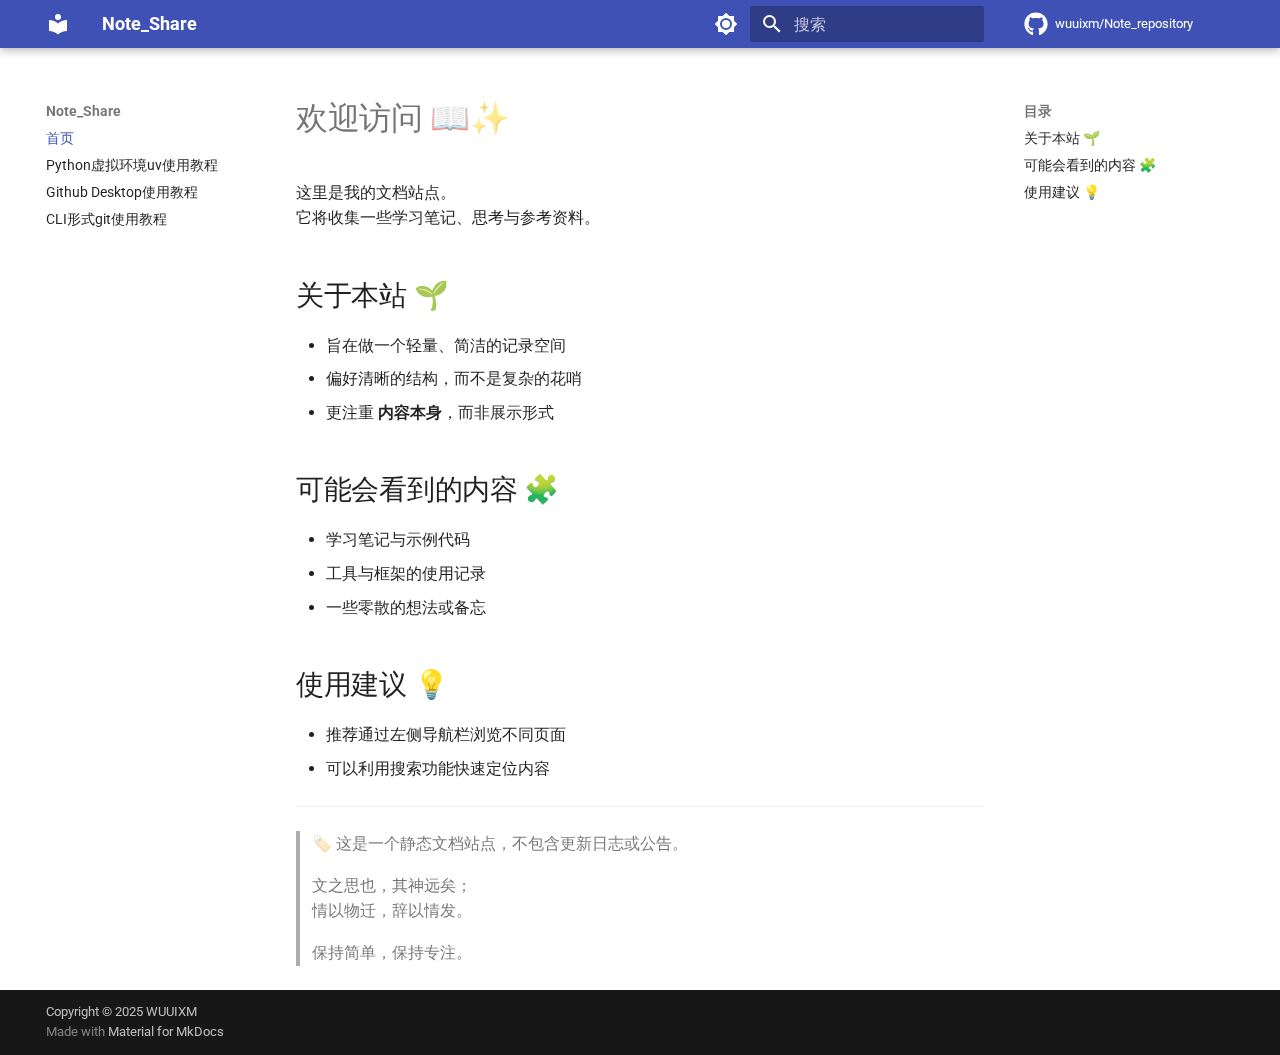
<file: index.html>
<!doctype html>
<html lang="zh" class="no-js">
  <head>
    
      <meta charset="utf-8">
      <meta name="viewport" content="width=device-width,initial-scale=1">
      
        <meta name="description" content="这里是关于我的项目的详细文档。">
      
      
        <meta name="author" content="wuuixm">
      
      
        <link rel="canonical" href="https://example.com/">
      
      
      
        <link rel="next" href="UV/">
      
      
      <link rel="icon" href="assests/open-book.ico">
      <meta name="generator" content="mkdocs-1.6.1, mkdocs-material-9.6.19">
    
    
      
        <title>Note_Share</title>
      
    
    
      <link rel="stylesheet" href="assets/stylesheets/main.7e37652d.min.css">
      
        
        <link rel="stylesheet" href="assets/stylesheets/palette.06af60db.min.css">
      
      


    
    
      
    
    
      
        
        
        <link rel="preconnect" href="https://fonts.gstatic.com" crossorigin>
        <link rel="stylesheet" href="https://fonts.googleapis.com/css?family=Roboto:300,300i,400,400i,700,700i%7CRoboto+Mono:400,400i,700,700i&display=fallback">
        <style>:root{--md-text-font:"Roboto";--md-code-font:"Roboto Mono"}</style>
      
    
    
      <link rel="stylesheet" href="css/custom.css">
    
    <script>__md_scope=new URL(".",location),__md_hash=e=>[...e].reduce(((e,_)=>(e<<5)-e+_.charCodeAt(0)),0),__md_get=(e,_=localStorage,t=__md_scope)=>JSON.parse(_.getItem(t.pathname+"."+e)),__md_set=(e,_,t=localStorage,a=__md_scope)=>{try{t.setItem(a.pathname+"."+e,JSON.stringify(_))}catch(e){}}</script>
    
      

    
    
    
  </head>
  
  
    
    
      
    
    
    
    
    <body dir="ltr" data-md-color-scheme="default" data-md-color-primary="indigo" data-md-color-accent="indigo">
  
    
    <input class="md-toggle" data-md-toggle="drawer" type="checkbox" id="__drawer" autocomplete="off">
    <input class="md-toggle" data-md-toggle="search" type="checkbox" id="__search" autocomplete="off">
    <label class="md-overlay" for="__drawer"></label>
    <div data-md-component="skip">
      
        
        <a href="#_1" class="md-skip">
          跳转至
        </a>
      
    </div>
    <div data-md-component="announce">
      
    </div>
    
    
      

  

<header class="md-header md-header--shadow" data-md-component="header">
  <nav class="md-header__inner md-grid" aria-label="页眉">
    <a href="." title="Note_Share" class="md-header__button md-logo" aria-label="Note_Share" data-md-component="logo">
      
  
  <svg xmlns="http://www.w3.org/2000/svg" viewBox="0 0 24 24"><path d="M12 8a3 3 0 0 0 3-3 3 3 0 0 0-3-3 3 3 0 0 0-3 3 3 3 0 0 0 3 3m0 3.54C9.64 9.35 6.5 8 3 8v11c3.5 0 6.64 1.35 9 3.54 2.36-2.19 5.5-3.54 9-3.54V8c-3.5 0-6.64 1.35-9 3.54"/></svg>

    </a>
    <label class="md-header__button md-icon" for="__drawer">
      
      <svg xmlns="http://www.w3.org/2000/svg" viewBox="0 0 24 24"><path d="M3 6h18v2H3zm0 5h18v2H3zm0 5h18v2H3z"/></svg>
    </label>
    <div class="md-header__title" data-md-component="header-title">
      <div class="md-header__ellipsis">
        <div class="md-header__topic">
          <span class="md-ellipsis">
            Note_Share
          </span>
        </div>
        <div class="md-header__topic" data-md-component="header-topic">
          <span class="md-ellipsis">
            
              首页
            
          </span>
        </div>
      </div>
    </div>
    
      
        <form class="md-header__option" data-md-component="palette">
  
    
    
    
    <input class="md-option" data-md-color-media="" data-md-color-scheme="default" data-md-color-primary="indigo" data-md-color-accent="indigo"  aria-label="切换到夜间模式"  type="radio" name="__palette" id="__palette_0">
    
      <label class="md-header__button md-icon" title="切换到夜间模式" for="__palette_1" hidden>
        <svg xmlns="http://www.w3.org/2000/svg" viewBox="0 0 24 24"><path d="M12 8a4 4 0 0 0-4 4 4 4 0 0 0 4 4 4 4 0 0 0 4-4 4 4 0 0 0-4-4m0 10a6 6 0 0 1-6-6 6 6 0 0 1 6-6 6 6 0 0 1 6 6 6 6 0 0 1-6 6m8-9.31V4h-4.69L12 .69 8.69 4H4v4.69L.69 12 4 15.31V20h4.69L12 23.31 15.31 20H20v-4.69L23.31 12z"/></svg>
      </label>
    
  
    
    
    
    <input class="md-option" data-md-color-media="" data-md-color-scheme="slate" data-md-color-primary="black" data-md-color-accent="indigo"  aria-label="切换到日间模式"  type="radio" name="__palette" id="__palette_1">
    
      <label class="md-header__button md-icon" title="切换到日间模式" for="__palette_0" hidden>
        <svg xmlns="http://www.w3.org/2000/svg" viewBox="0 0 24 24"><path d="M12 18c-.89 0-1.74-.2-2.5-.55C11.56 16.5 13 14.42 13 12s-1.44-4.5-3.5-5.45C10.26 6.2 11.11 6 12 6a6 6 0 0 1 6 6 6 6 0 0 1-6 6m8-9.31V4h-4.69L12 .69 8.69 4H4v4.69L.69 12 4 15.31V20h4.69L12 23.31 15.31 20H20v-4.69L23.31 12z"/></svg>
      </label>
    
  
</form>
      
    
    
      <script>var palette=__md_get("__palette");if(palette&&palette.color){if("(prefers-color-scheme)"===palette.color.media){var media=matchMedia("(prefers-color-scheme: light)"),input=document.querySelector(media.matches?"[data-md-color-media='(prefers-color-scheme: light)']":"[data-md-color-media='(prefers-color-scheme: dark)']");palette.color.media=input.getAttribute("data-md-color-media"),palette.color.scheme=input.getAttribute("data-md-color-scheme"),palette.color.primary=input.getAttribute("data-md-color-primary"),palette.color.accent=input.getAttribute("data-md-color-accent")}for(var[key,value]of Object.entries(palette.color))document.body.setAttribute("data-md-color-"+key,value)}</script>
    
    
    
      
      
        <label class="md-header__button md-icon" for="__search">
          
          <svg xmlns="http://www.w3.org/2000/svg" viewBox="0 0 24 24"><path d="M9.5 3A6.5 6.5 0 0 1 16 9.5c0 1.61-.59 3.09-1.56 4.23l.27.27h.79l5 5-1.5 1.5-5-5v-.79l-.27-.27A6.52 6.52 0 0 1 9.5 16 6.5 6.5 0 0 1 3 9.5 6.5 6.5 0 0 1 9.5 3m0 2C7 5 5 7 5 9.5S7 14 9.5 14 14 12 14 9.5 12 5 9.5 5"/></svg>
        </label>
        <div class="md-search" data-md-component="search" role="dialog">
  <label class="md-search__overlay" for="__search"></label>
  <div class="md-search__inner" role="search">
    <form class="md-search__form" name="search">
      <input type="text" class="md-search__input" name="query" aria-label="搜索" placeholder="搜索" autocapitalize="off" autocorrect="off" autocomplete="off" spellcheck="false" data-md-component="search-query" required>
      <label class="md-search__icon md-icon" for="__search">
        
        <svg xmlns="http://www.w3.org/2000/svg" viewBox="0 0 24 24"><path d="M9.5 3A6.5 6.5 0 0 1 16 9.5c0 1.61-.59 3.09-1.56 4.23l.27.27h.79l5 5-1.5 1.5-5-5v-.79l-.27-.27A6.52 6.52 0 0 1 9.5 16 6.5 6.5 0 0 1 3 9.5 6.5 6.5 0 0 1 9.5 3m0 2C7 5 5 7 5 9.5S7 14 9.5 14 14 12 14 9.5 12 5 9.5 5"/></svg>
        
        <svg xmlns="http://www.w3.org/2000/svg" viewBox="0 0 24 24"><path d="M20 11v2H8l5.5 5.5-1.42 1.42L4.16 12l7.92-7.92L13.5 5.5 8 11z"/></svg>
      </label>
      <nav class="md-search__options" aria-label="查找">
        
        <button type="reset" class="md-search__icon md-icon" title="清空当前内容" aria-label="清空当前内容" tabindex="-1">
          
          <svg xmlns="http://www.w3.org/2000/svg" viewBox="0 0 24 24"><path d="M19 6.41 17.59 5 12 10.59 6.41 5 5 6.41 10.59 12 5 17.59 6.41 19 12 13.41 17.59 19 19 17.59 13.41 12z"/></svg>
        </button>
      </nav>
      
        <div class="md-search__suggest" data-md-component="search-suggest"></div>
      
    </form>
    <div class="md-search__output">
      <div class="md-search__scrollwrap" tabindex="0" data-md-scrollfix>
        <div class="md-search-result" data-md-component="search-result">
          <div class="md-search-result__meta">
            正在初始化搜索引擎
          </div>
          <ol class="md-search-result__list" role="presentation"></ol>
        </div>
      </div>
    </div>
  </div>
</div>
      
    
    
      <div class="md-header__source">
        <a href="https://github.com/wuuixm/Note_repository" title="前往仓库" class="md-source" data-md-component="source">
  <div class="md-source__icon md-icon">
    
    <svg xmlns="http://www.w3.org/2000/svg" viewBox="0 0 512 512"><!--! Font Awesome Free 7.0.0 by @fontawesome - https://fontawesome.com License - https://fontawesome.com/license/free (Icons: CC BY 4.0, Fonts: SIL OFL 1.1, Code: MIT License) Copyright 2025 Fonticons, Inc.--><path fill="currentColor" d="M173.9 397.4c0 2-2.3 3.6-5.2 3.6-3.3.3-5.6-1.3-5.6-3.6 0-2 2.3-3.6 5.2-3.6 3-.3 5.6 1.3 5.6 3.6m-31.1-4.5c-.7 2 1.3 4.3 4.3 4.9 2.6 1 5.6 0 6.2-2s-1.3-4.3-4.3-5.2c-2.6-.7-5.5.3-6.2 2.3m44.2-1.7c-2.9.7-4.9 2.6-4.6 4.9.3 2 2.9 3.3 5.9 2.6 2.9-.7 4.9-2.6 4.6-4.6-.3-1.9-3-3.2-5.9-2.9M252.8 8C114.1 8 8 113.3 8 252c0 110.9 69.8 205.8 169.5 239.2 12.8 2.3 17.3-5.6 17.3-12.1 0-6.2-.3-40.4-.3-61.4 0 0-70 15-84.7-29.8 0 0-11.4-29.1-27.8-36.6 0 0-22.9-15.7 1.6-15.4 0 0 24.9 2 38.6 25.8 21.9 38.6 58.6 27.5 72.9 20.9 2.3-16 8.8-27.1 16-33.7-55.9-6.2-112.3-14.3-112.3-110.5 0-27.5 7.6-41.3 23.6-58.9-2.6-6.5-11.1-33.3 2.6-67.9 20.9-6.5 69 27 69 27 20-5.6 41.5-8.5 62.8-8.5s42.8 2.9 62.8 8.5c0 0 48.1-33.6 69-27 13.7 34.7 5.2 61.4 2.6 67.9 16 17.7 25.8 31.5 25.8 58.9 0 96.5-58.9 104.2-114.8 110.5 9.2 7.9 17 22.9 17 46.4 0 33.7-.3 75.4-.3 83.6 0 6.5 4.6 14.4 17.3 12.1C436.2 457.8 504 362.9 504 252 504 113.3 391.5 8 252.8 8M105.2 352.9c-1.3 1-1 3.3.7 5.2 1.6 1.6 3.9 2.3 5.2 1 1.3-1 1-3.3-.7-5.2-1.6-1.6-3.9-2.3-5.2-1m-10.8-8.1c-.7 1.3.3 2.9 2.3 3.9 1.6 1 3.6.7 4.3-.7.7-1.3-.3-2.9-2.3-3.9-2-.6-3.6-.3-4.3.7m32.4 35.6c-1.6 1.3-1 4.3 1.3 6.2 2.3 2.3 5.2 2.6 6.5 1 1.3-1.3.7-4.3-1.3-6.2-2.2-2.3-5.2-2.6-6.5-1m-11.4-14.7c-1.6 1-1.6 3.6 0 5.9s4.3 3.3 5.6 2.3c1.6-1.3 1.6-3.9 0-6.2-1.4-2.3-4-3.3-5.6-2"/></svg>
  </div>
  <div class="md-source__repository">
    wuuixm/Note_repository
  </div>
</a>
      </div>
    
  </nav>
  
</header>
    
    <div class="md-container" data-md-component="container">
      
      
        
          
        
      
      <main class="md-main" data-md-component="main">
        <div class="md-main__inner md-grid">
          
            
              
              <div class="md-sidebar md-sidebar--primary" data-md-component="sidebar" data-md-type="navigation" >
                <div class="md-sidebar__scrollwrap">
                  <div class="md-sidebar__inner">
                    



<nav class="md-nav md-nav--primary" aria-label="导航栏" data-md-level="0">
  <label class="md-nav__title" for="__drawer">
    <a href="." title="Note_Share" class="md-nav__button md-logo" aria-label="Note_Share" data-md-component="logo">
      
  
  <svg xmlns="http://www.w3.org/2000/svg" viewBox="0 0 24 24"><path d="M12 8a3 3 0 0 0 3-3 3 3 0 0 0-3-3 3 3 0 0 0-3 3 3 3 0 0 0 3 3m0 3.54C9.64 9.35 6.5 8 3 8v11c3.5 0 6.64 1.35 9 3.54 2.36-2.19 5.5-3.54 9-3.54V8c-3.5 0-6.64 1.35-9 3.54"/></svg>

    </a>
    Note_Share
  </label>
  
    <div class="md-nav__source">
      <a href="https://github.com/wuuixm/Note_repository" title="前往仓库" class="md-source" data-md-component="source">
  <div class="md-source__icon md-icon">
    
    <svg xmlns="http://www.w3.org/2000/svg" viewBox="0 0 512 512"><!--! Font Awesome Free 7.0.0 by @fontawesome - https://fontawesome.com License - https://fontawesome.com/license/free (Icons: CC BY 4.0, Fonts: SIL OFL 1.1, Code: MIT License) Copyright 2025 Fonticons, Inc.--><path fill="currentColor" d="M173.9 397.4c0 2-2.3 3.6-5.2 3.6-3.3.3-5.6-1.3-5.6-3.6 0-2 2.3-3.6 5.2-3.6 3-.3 5.6 1.3 5.6 3.6m-31.1-4.5c-.7 2 1.3 4.3 4.3 4.9 2.6 1 5.6 0 6.2-2s-1.3-4.3-4.3-5.2c-2.6-.7-5.5.3-6.2 2.3m44.2-1.7c-2.9.7-4.9 2.6-4.6 4.9.3 2 2.9 3.3 5.9 2.6 2.9-.7 4.9-2.6 4.6-4.6-.3-1.9-3-3.2-5.9-2.9M252.8 8C114.1 8 8 113.3 8 252c0 110.9 69.8 205.8 169.5 239.2 12.8 2.3 17.3-5.6 17.3-12.1 0-6.2-.3-40.4-.3-61.4 0 0-70 15-84.7-29.8 0 0-11.4-29.1-27.8-36.6 0 0-22.9-15.7 1.6-15.4 0 0 24.9 2 38.6 25.8 21.9 38.6 58.6 27.5 72.9 20.9 2.3-16 8.8-27.1 16-33.7-55.9-6.2-112.3-14.3-112.3-110.5 0-27.5 7.6-41.3 23.6-58.9-2.6-6.5-11.1-33.3 2.6-67.9 20.9-6.5 69 27 69 27 20-5.6 41.5-8.5 62.8-8.5s42.8 2.9 62.8 8.5c0 0 48.1-33.6 69-27 13.7 34.7 5.2 61.4 2.6 67.9 16 17.7 25.8 31.5 25.8 58.9 0 96.5-58.9 104.2-114.8 110.5 9.2 7.9 17 22.9 17 46.4 0 33.7-.3 75.4-.3 83.6 0 6.5 4.6 14.4 17.3 12.1C436.2 457.8 504 362.9 504 252 504 113.3 391.5 8 252.8 8M105.2 352.9c-1.3 1-1 3.3.7 5.2 1.6 1.6 3.9 2.3 5.2 1 1.3-1 1-3.3-.7-5.2-1.6-1.6-3.9-2.3-5.2-1m-10.8-8.1c-.7 1.3.3 2.9 2.3 3.9 1.6 1 3.6.7 4.3-.7.7-1.3-.3-2.9-2.3-3.9-2-.6-3.6-.3-4.3.7m32.4 35.6c-1.6 1.3-1 4.3 1.3 6.2 2.3 2.3 5.2 2.6 6.5 1 1.3-1.3.7-4.3-1.3-6.2-2.2-2.3-5.2-2.6-6.5-1m-11.4-14.7c-1.6 1-1.6 3.6 0 5.9s4.3 3.3 5.6 2.3c1.6-1.3 1.6-3.9 0-6.2-1.4-2.3-4-3.3-5.6-2"/></svg>
  </div>
  <div class="md-source__repository">
    wuuixm/Note_repository
  </div>
</a>
    </div>
  
  <ul class="md-nav__list" data-md-scrollfix>
    
      
      
  
  
    
  
  
  
    <li class="md-nav__item md-nav__item--active">
      
      <input class="md-nav__toggle md-toggle" type="checkbox" id="__toc">
      
      
        
      
      
        <label class="md-nav__link md-nav__link--active" for="__toc">
          
  
  
  <span class="md-ellipsis">
    首页
    
  </span>
  

          <span class="md-nav__icon md-icon"></span>
        </label>
      
      <a href="." class="md-nav__link md-nav__link--active">
        
  
  
  <span class="md-ellipsis">
    首页
    
  </span>
  

      </a>
      
        

<nav class="md-nav md-nav--secondary" aria-label="目录">
  
  
  
    
  
  
    <label class="md-nav__title" for="__toc">
      <span class="md-nav__icon md-icon"></span>
      目录
    </label>
    <ul class="md-nav__list" data-md-component="toc" data-md-scrollfix>
      
        <li class="md-nav__item">
  <a href="#_2" class="md-nav__link">
    <span class="md-ellipsis">
      关于本站 🌱
    </span>
  </a>
  
</li>
      
        <li class="md-nav__item">
  <a href="#_3" class="md-nav__link">
    <span class="md-ellipsis">
      可能会看到的内容 🧩
    </span>
  </a>
  
</li>
      
        <li class="md-nav__item">
  <a href="#_4" class="md-nav__link">
    <span class="md-ellipsis">
      使用建议 💡
    </span>
  </a>
  
</li>
      
    </ul>
  
</nav>
      
    </li>
  

    
      
      
  
  
  
  
    <li class="md-nav__item">
      <a href="UV/" class="md-nav__link">
        
  
  
  <span class="md-ellipsis">
    Python虚拟环境uv使用教程
    
  </span>
  

      </a>
    </li>
  

    
      
      
  
  
  
  
    <li class="md-nav__item">
      <a href="Github%20Desktop/" class="md-nav__link">
        
  
  
  <span class="md-ellipsis">
    Github Desktop使用教程
    
  </span>
  

      </a>
    </li>
  

    
      
      
  
  
  
  
    <li class="md-nav__item">
      <a href="Git/" class="md-nav__link">
        
  
  
  <span class="md-ellipsis">
    CLI形式git使用教程
    
  </span>
  

      </a>
    </li>
  

    
  </ul>
</nav>
                  </div>
                </div>
              </div>
            
            
              
              <div class="md-sidebar md-sidebar--secondary" data-md-component="sidebar" data-md-type="toc" >
                <div class="md-sidebar__scrollwrap">
                  <div class="md-sidebar__inner">
                    

<nav class="md-nav md-nav--secondary" aria-label="目录">
  
  
  
    
  
  
    <label class="md-nav__title" for="__toc">
      <span class="md-nav__icon md-icon"></span>
      目录
    </label>
    <ul class="md-nav__list" data-md-component="toc" data-md-scrollfix>
      
        <li class="md-nav__item">
  <a href="#_2" class="md-nav__link">
    <span class="md-ellipsis">
      关于本站 🌱
    </span>
  </a>
  
</li>
      
        <li class="md-nav__item">
  <a href="#_3" class="md-nav__link">
    <span class="md-ellipsis">
      可能会看到的内容 🧩
    </span>
  </a>
  
</li>
      
        <li class="md-nav__item">
  <a href="#_4" class="md-nav__link">
    <span class="md-ellipsis">
      使用建议 💡
    </span>
  </a>
  
</li>
      
    </ul>
  
</nav>
                  </div>
                </div>
              </div>
            
          
          
            <div class="md-content" data-md-component="content">
              <article class="md-content__inner md-typeset">
                
                  


  
  


<h1 id="_1">欢迎访问 📖✨<a class="headerlink" href="#_1" title="Permanent link">&para;</a></h1>
<p>这里是我的文档站点。<br />
它将收集一些学习笔记、思考与参考资料。  </p>
<h2 id="_2">关于本站 🌱<a class="headerlink" href="#_2" title="Permanent link">&para;</a></h2>
<ul>
<li>旨在做一个轻量、简洁的记录空间  </li>
<li>偏好清晰的结构，而不是复杂的花哨  </li>
<li>更注重 <strong>内容本身</strong>，而非展示形式  </li>
</ul>
<h2 id="_3">可能会看到的内容 🧩<a class="headerlink" href="#_3" title="Permanent link">&para;</a></h2>
<ul>
<li>学习笔记与示例代码  </li>
<li>工具与框架的使用记录  </li>
<li>一些零散的想法或备忘  </li>
</ul>
<h2 id="_4">使用建议 💡<a class="headerlink" href="#_4" title="Permanent link">&para;</a></h2>
<ul>
<li>推荐通过左侧导航栏浏览不同页面  </li>
<li>可以利用搜索功能快速定位内容  </li>
</ul>
<hr />
<blockquote>
<p>🏷️ 这是一个静态文档站点，不包含更新日志或公告。  </p>
<p>文之思也，其神远矣；<br />
情以物迁，辞以情发。</p>
<p>保持简单，保持专注。  </p>
</blockquote>












                
              </article>
            </div>
          
          
<script>var target=document.getElementById(location.hash.slice(1));target&&target.name&&(target.checked=target.name.startsWith("__tabbed_"))</script>
        </div>
        
          <button type="button" class="md-top md-icon" data-md-component="top" hidden>
  
  <svg xmlns="http://www.w3.org/2000/svg" viewBox="0 0 24 24"><path d="M13 20h-2V8l-5.5 5.5-1.42-1.42L12 4.16l7.92 7.92-1.42 1.42L13 8z"/></svg>
  回到页面顶部
</button>
        
      </main>
      
        <footer class="md-footer">
  
  <div class="md-footer-meta md-typeset">
    <div class="md-footer-meta__inner md-grid">
      <div class="md-copyright">
  
    <div class="md-copyright__highlight">
      Copyright &copy; 2025 WUUIXM
    </div>
  
  
    Made with
    <a href="https://squidfunk.github.io/mkdocs-material/" target="_blank" rel="noopener">
      Material for MkDocs
    </a>
  
</div>
      
    </div>
  </div>
</footer>
      
    </div>
    <div class="md-dialog" data-md-component="dialog">
      <div class="md-dialog__inner md-typeset"></div>
    </div>
    
    
    
      
      <script id="__config" type="application/json">{"base": ".", "features": ["navigation.instant", "navigation.tracking", "navigation.sections", "navigation.top", "search.suggest", "search.highlight", "content.code.copy", "content.code.annotate"], "search": "assets/javascripts/workers/search.973d3a69.min.js", "tags": null, "translations": {"clipboard.copied": "\u5df2\u590d\u5236", "clipboard.copy": "\u590d\u5236", "search.result.more.one": "\u5728\u8be5\u9875\u4e0a\u8fd8\u6709 1 \u4e2a\u7b26\u5408\u6761\u4ef6\u7684\u7ed3\u679c", "search.result.more.other": "\u5728\u8be5\u9875\u4e0a\u8fd8\u6709 # \u4e2a\u7b26\u5408\u6761\u4ef6\u7684\u7ed3\u679c", "search.result.none": "\u6ca1\u6709\u627e\u5230\u7b26\u5408\u6761\u4ef6\u7684\u7ed3\u679c", "search.result.one": "\u627e\u5230 1 \u4e2a\u7b26\u5408\u6761\u4ef6\u7684\u7ed3\u679c", "search.result.other": "# \u4e2a\u7b26\u5408\u6761\u4ef6\u7684\u7ed3\u679c", "search.result.placeholder": "\u952e\u5165\u4ee5\u5f00\u59cb\u641c\u7d22", "search.result.term.missing": "\u7f3a\u5c11", "select.version": "\u9009\u62e9\u5f53\u524d\u7248\u672c"}, "version": null}</script>
    
    
      <script src="assets/javascripts/bundle.92b07e13.min.js"></script>
      
    
  </body>
</html>
</file>
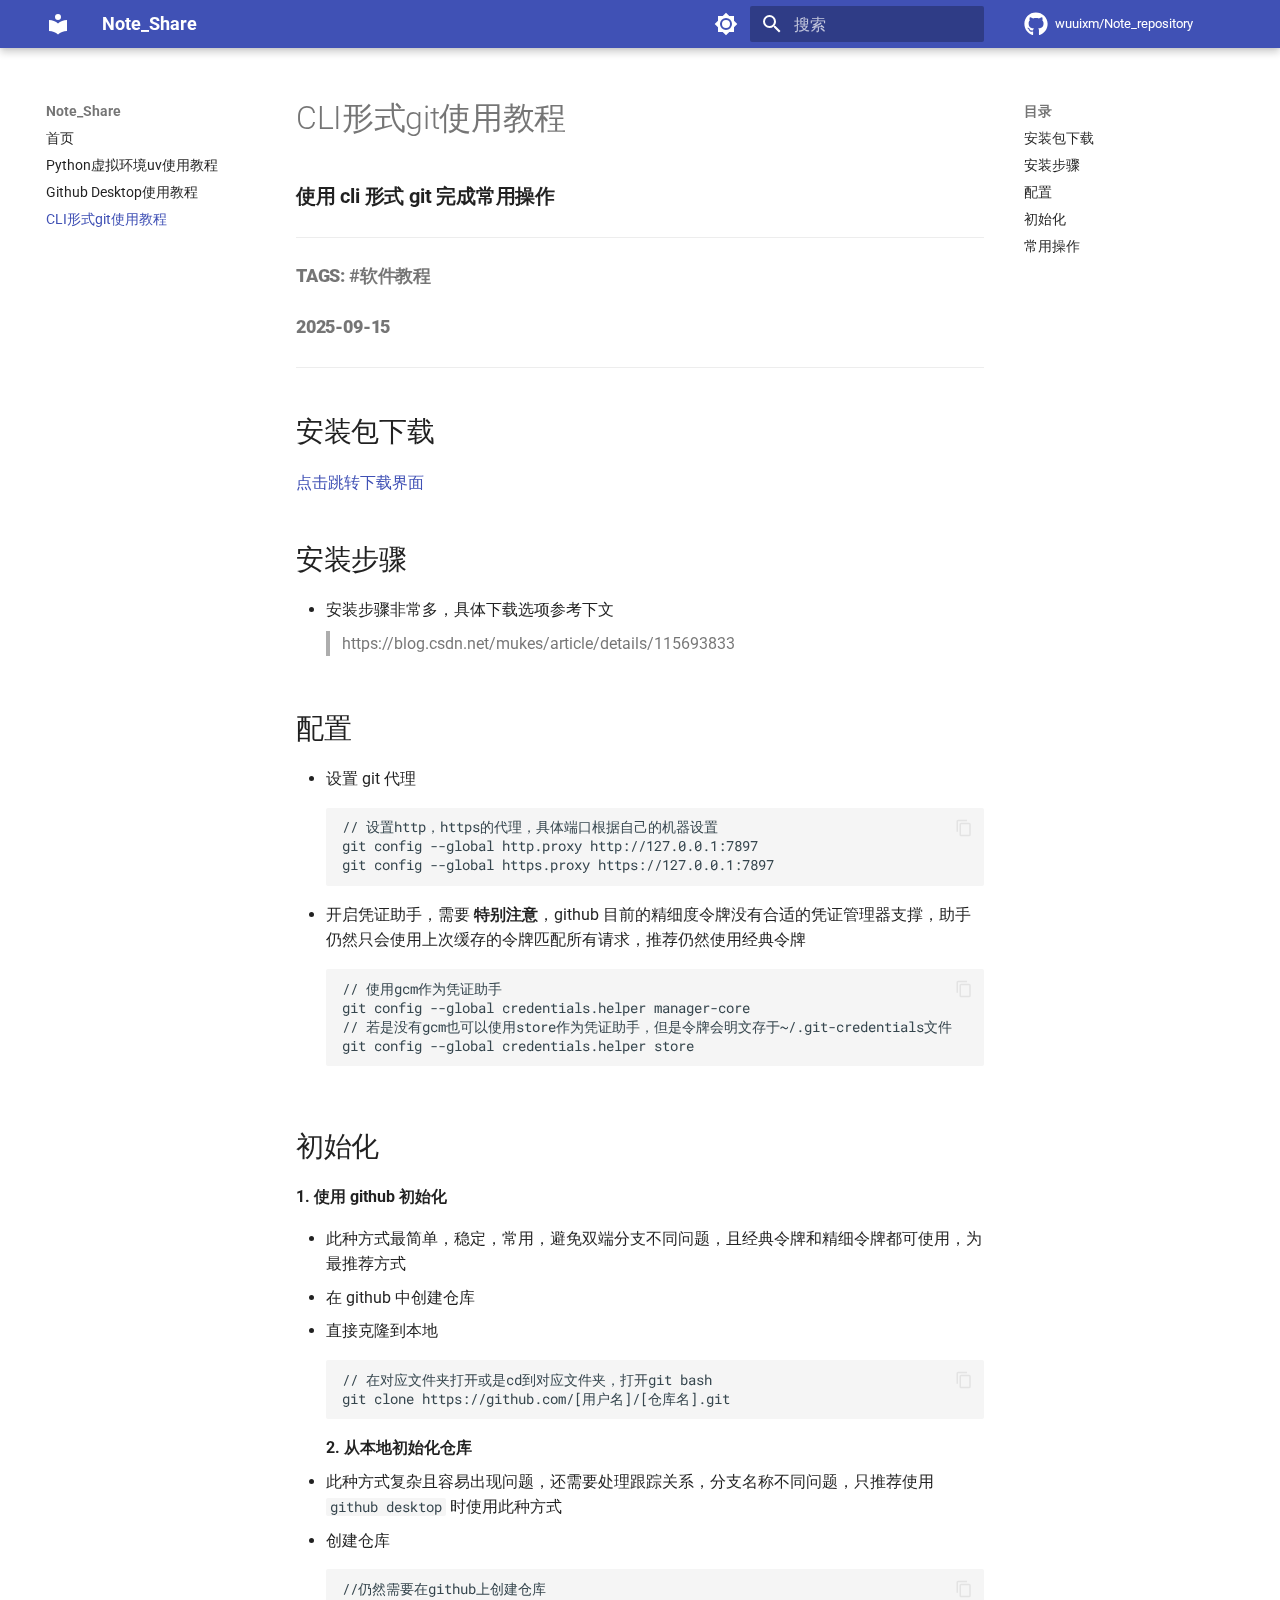
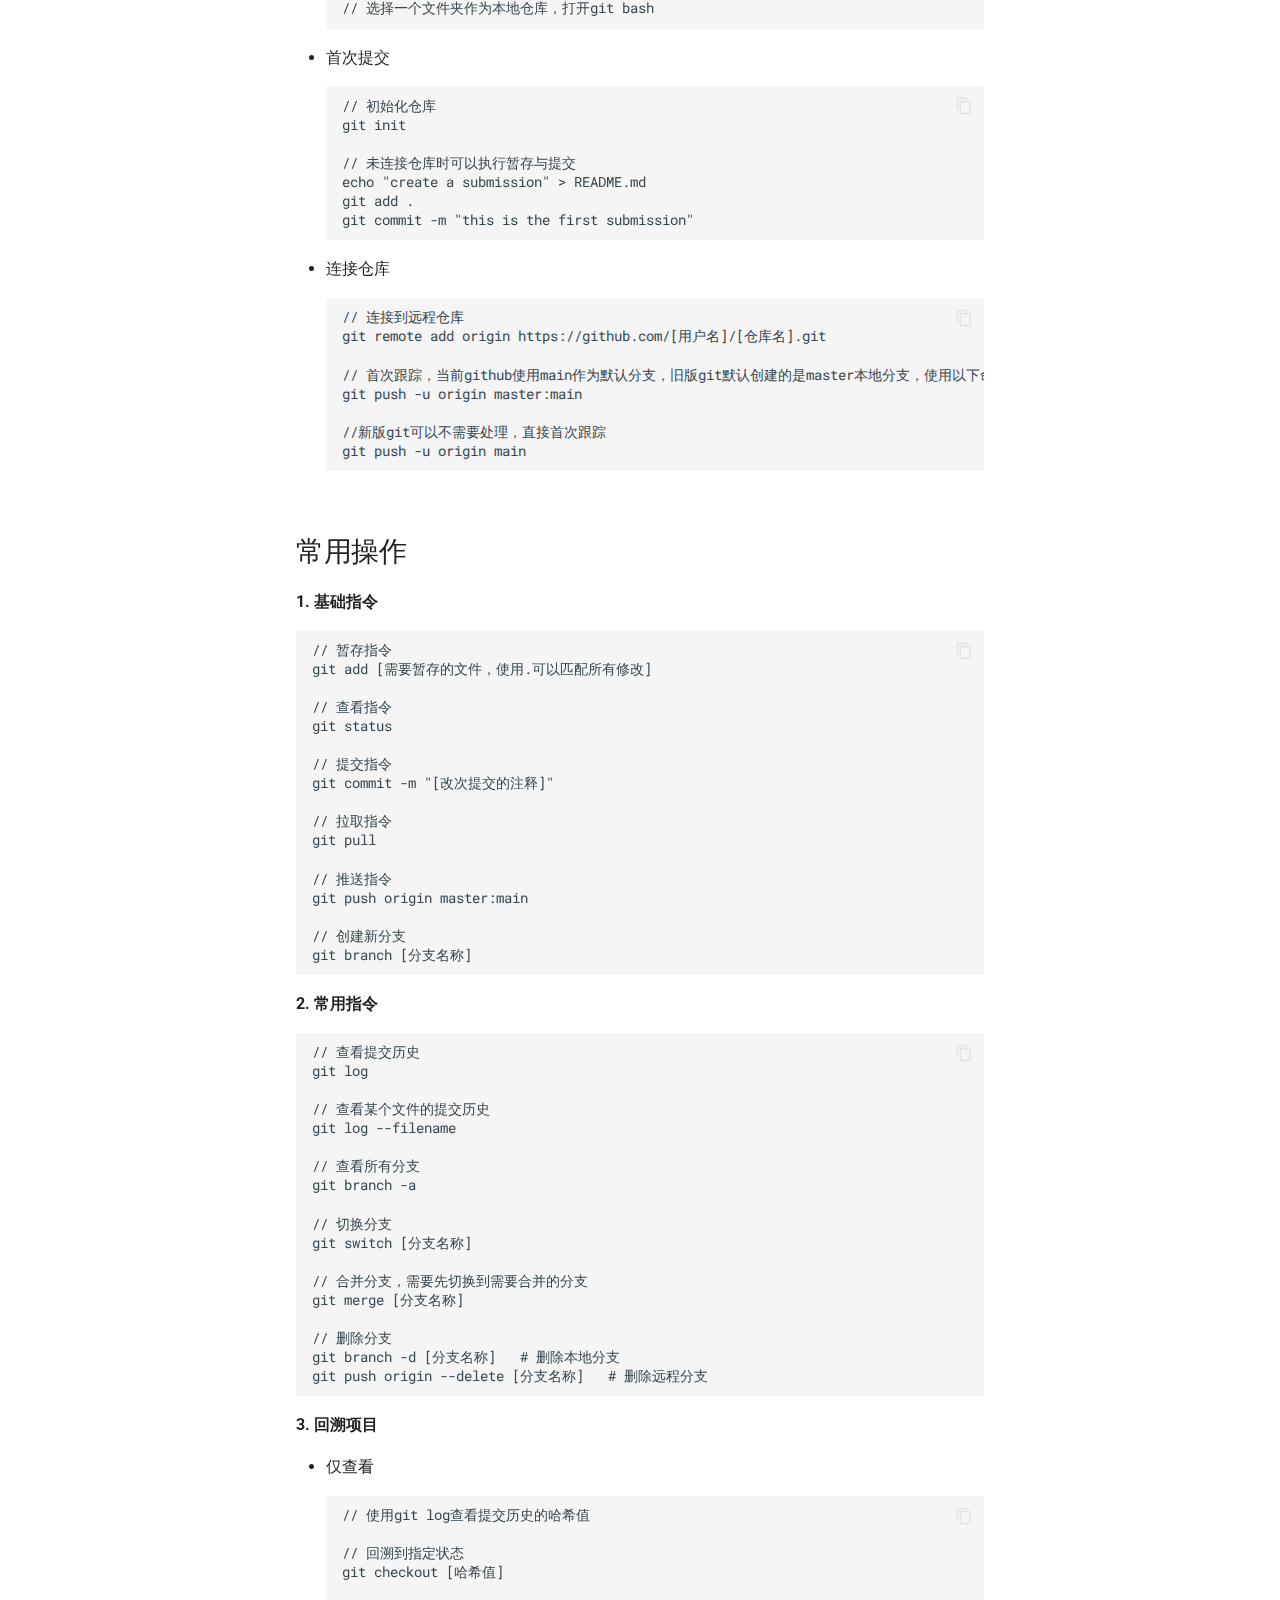
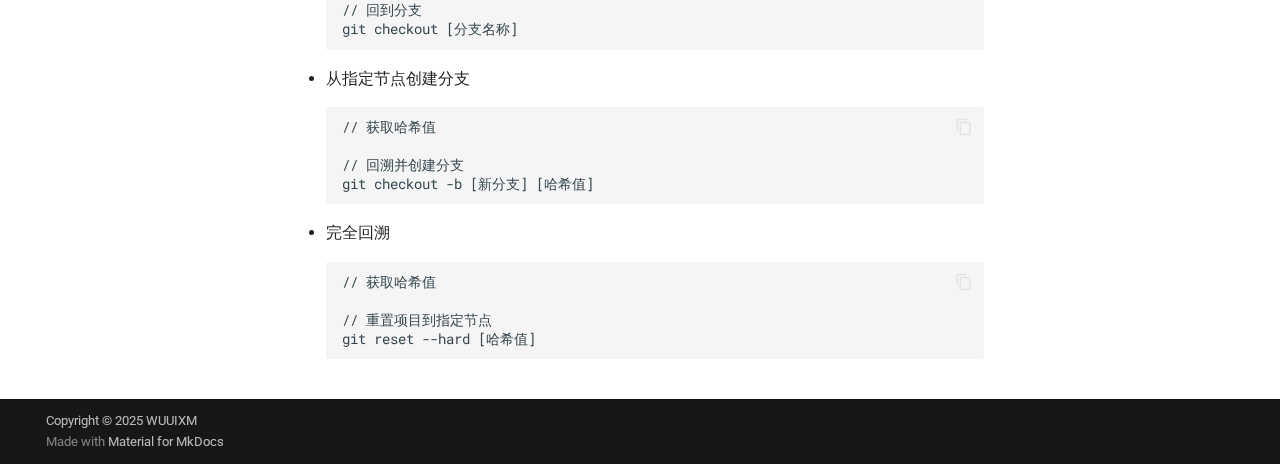
<file: Git/index.html>
<!doctype html>
<html lang="zh" class="no-js">
  <head>
    
      <meta charset="utf-8">
      <meta name="viewport" content="width=device-width,initial-scale=1">
      
        <meta name="description" content="这里是关于我的项目的详细文档。">
      
      
        <meta name="author" content="wuuixm">
      
      
        <link rel="canonical" href="https://example.com/Git/">
      
      
        <link rel="prev" href="../Github%20Desktop/">
      
      
      
      <link rel="icon" href="../assests/open-book.ico">
      <meta name="generator" content="mkdocs-1.6.1, mkdocs-material-9.6.19">
    
    
      
        <title>CLI形式git使用教程 - Note_Share</title>
      
    
    
      <link rel="stylesheet" href="../assets/stylesheets/main.7e37652d.min.css">
      
        
        <link rel="stylesheet" href="../assets/stylesheets/palette.06af60db.min.css">
      
      


    
    
      
    
    
      
        
        
        <link rel="preconnect" href="https://fonts.gstatic.com" crossorigin>
        <link rel="stylesheet" href="https://fonts.googleapis.com/css?family=Roboto:300,300i,400,400i,700,700i%7CRoboto+Mono:400,400i,700,700i&display=fallback">
        <style>:root{--md-text-font:"Roboto";--md-code-font:"Roboto Mono"}</style>
      
    
    
      <link rel="stylesheet" href="../css/custom.css">
    
    <script>__md_scope=new URL("..",location),__md_hash=e=>[...e].reduce(((e,_)=>(e<<5)-e+_.charCodeAt(0)),0),__md_get=(e,_=localStorage,t=__md_scope)=>JSON.parse(_.getItem(t.pathname+"."+e)),__md_set=(e,_,t=localStorage,a=__md_scope)=>{try{t.setItem(a.pathname+"."+e,JSON.stringify(_))}catch(e){}}</script>
    
      

    
    
    
  </head>
  
  
    
    
      
    
    
    
    
    <body dir="ltr" data-md-color-scheme="default" data-md-color-primary="indigo" data-md-color-accent="indigo">
  
    
    <input class="md-toggle" data-md-toggle="drawer" type="checkbox" id="__drawer" autocomplete="off">
    <input class="md-toggle" data-md-toggle="search" type="checkbox" id="__search" autocomplete="off">
    <label class="md-overlay" for="__drawer"></label>
    <div data-md-component="skip">
      
        
        <a href="#_1" class="md-skip">
          跳转至
        </a>
      
    </div>
    <div data-md-component="announce">
      
    </div>
    
    
      

  

<header class="md-header md-header--shadow" data-md-component="header">
  <nav class="md-header__inner md-grid" aria-label="页眉">
    <a href=".." title="Note_Share" class="md-header__button md-logo" aria-label="Note_Share" data-md-component="logo">
      
  
  <svg xmlns="http://www.w3.org/2000/svg" viewBox="0 0 24 24"><path d="M12 8a3 3 0 0 0 3-3 3 3 0 0 0-3-3 3 3 0 0 0-3 3 3 3 0 0 0 3 3m0 3.54C9.64 9.35 6.5 8 3 8v11c3.5 0 6.64 1.35 9 3.54 2.36-2.19 5.5-3.54 9-3.54V8c-3.5 0-6.64 1.35-9 3.54"/></svg>

    </a>
    <label class="md-header__button md-icon" for="__drawer">
      
      <svg xmlns="http://www.w3.org/2000/svg" viewBox="0 0 24 24"><path d="M3 6h18v2H3zm0 5h18v2H3zm0 5h18v2H3z"/></svg>
    </label>
    <div class="md-header__title" data-md-component="header-title">
      <div class="md-header__ellipsis">
        <div class="md-header__topic">
          <span class="md-ellipsis">
            Note_Share
          </span>
        </div>
        <div class="md-header__topic" data-md-component="header-topic">
          <span class="md-ellipsis">
            
              CLI形式git使用教程
            
          </span>
        </div>
      </div>
    </div>
    
      
        <form class="md-header__option" data-md-component="palette">
  
    
    
    
    <input class="md-option" data-md-color-media="" data-md-color-scheme="default" data-md-color-primary="indigo" data-md-color-accent="indigo"  aria-label="切换到夜间模式"  type="radio" name="__palette" id="__palette_0">
    
      <label class="md-header__button md-icon" title="切换到夜间模式" for="__palette_1" hidden>
        <svg xmlns="http://www.w3.org/2000/svg" viewBox="0 0 24 24"><path d="M12 8a4 4 0 0 0-4 4 4 4 0 0 0 4 4 4 4 0 0 0 4-4 4 4 0 0 0-4-4m0 10a6 6 0 0 1-6-6 6 6 0 0 1 6-6 6 6 0 0 1 6 6 6 6 0 0 1-6 6m8-9.31V4h-4.69L12 .69 8.69 4H4v4.69L.69 12 4 15.31V20h4.69L12 23.31 15.31 20H20v-4.69L23.31 12z"/></svg>
      </label>
    
  
    
    
    
    <input class="md-option" data-md-color-media="" data-md-color-scheme="slate" data-md-color-primary="black" data-md-color-accent="indigo"  aria-label="切换到日间模式"  type="radio" name="__palette" id="__palette_1">
    
      <label class="md-header__button md-icon" title="切换到日间模式" for="__palette_0" hidden>
        <svg xmlns="http://www.w3.org/2000/svg" viewBox="0 0 24 24"><path d="M12 18c-.89 0-1.74-.2-2.5-.55C11.56 16.5 13 14.42 13 12s-1.44-4.5-3.5-5.45C10.26 6.2 11.11 6 12 6a6 6 0 0 1 6 6 6 6 0 0 1-6 6m8-9.31V4h-4.69L12 .69 8.69 4H4v4.69L.69 12 4 15.31V20h4.69L12 23.31 15.31 20H20v-4.69L23.31 12z"/></svg>
      </label>
    
  
</form>
      
    
    
      <script>var palette=__md_get("__palette");if(palette&&palette.color){if("(prefers-color-scheme)"===palette.color.media){var media=matchMedia("(prefers-color-scheme: light)"),input=document.querySelector(media.matches?"[data-md-color-media='(prefers-color-scheme: light)']":"[data-md-color-media='(prefers-color-scheme: dark)']");palette.color.media=input.getAttribute("data-md-color-media"),palette.color.scheme=input.getAttribute("data-md-color-scheme"),palette.color.primary=input.getAttribute("data-md-color-primary"),palette.color.accent=input.getAttribute("data-md-color-accent")}for(var[key,value]of Object.entries(palette.color))document.body.setAttribute("data-md-color-"+key,value)}</script>
    
    
    
      
      
        <label class="md-header__button md-icon" for="__search">
          
          <svg xmlns="http://www.w3.org/2000/svg" viewBox="0 0 24 24"><path d="M9.5 3A6.5 6.5 0 0 1 16 9.5c0 1.61-.59 3.09-1.56 4.23l.27.27h.79l5 5-1.5 1.5-5-5v-.79l-.27-.27A6.52 6.52 0 0 1 9.5 16 6.5 6.5 0 0 1 3 9.5 6.5 6.5 0 0 1 9.5 3m0 2C7 5 5 7 5 9.5S7 14 9.5 14 14 12 14 9.5 12 5 9.5 5"/></svg>
        </label>
        <div class="md-search" data-md-component="search" role="dialog">
  <label class="md-search__overlay" for="__search"></label>
  <div class="md-search__inner" role="search">
    <form class="md-search__form" name="search">
      <input type="text" class="md-search__input" name="query" aria-label="搜索" placeholder="搜索" autocapitalize="off" autocorrect="off" autocomplete="off" spellcheck="false" data-md-component="search-query" required>
      <label class="md-search__icon md-icon" for="__search">
        
        <svg xmlns="http://www.w3.org/2000/svg" viewBox="0 0 24 24"><path d="M9.5 3A6.5 6.5 0 0 1 16 9.5c0 1.61-.59 3.09-1.56 4.23l.27.27h.79l5 5-1.5 1.5-5-5v-.79l-.27-.27A6.52 6.52 0 0 1 9.5 16 6.5 6.5 0 0 1 3 9.5 6.5 6.5 0 0 1 9.5 3m0 2C7 5 5 7 5 9.5S7 14 9.5 14 14 12 14 9.5 12 5 9.5 5"/></svg>
        
        <svg xmlns="http://www.w3.org/2000/svg" viewBox="0 0 24 24"><path d="M20 11v2H8l5.5 5.5-1.42 1.42L4.16 12l7.92-7.92L13.5 5.5 8 11z"/></svg>
      </label>
      <nav class="md-search__options" aria-label="查找">
        
        <button type="reset" class="md-search__icon md-icon" title="清空当前内容" aria-label="清空当前内容" tabindex="-1">
          
          <svg xmlns="http://www.w3.org/2000/svg" viewBox="0 0 24 24"><path d="M19 6.41 17.59 5 12 10.59 6.41 5 5 6.41 10.59 12 5 17.59 6.41 19 12 13.41 17.59 19 19 17.59 13.41 12z"/></svg>
        </button>
      </nav>
      
        <div class="md-search__suggest" data-md-component="search-suggest"></div>
      
    </form>
    <div class="md-search__output">
      <div class="md-search__scrollwrap" tabindex="0" data-md-scrollfix>
        <div class="md-search-result" data-md-component="search-result">
          <div class="md-search-result__meta">
            正在初始化搜索引擎
          </div>
          <ol class="md-search-result__list" role="presentation"></ol>
        </div>
      </div>
    </div>
  </div>
</div>
      
    
    
      <div class="md-header__source">
        <a href="https://github.com/wuuixm/Note_repository" title="前往仓库" class="md-source" data-md-component="source">
  <div class="md-source__icon md-icon">
    
    <svg xmlns="http://www.w3.org/2000/svg" viewBox="0 0 512 512"><!--! Font Awesome Free 7.0.0 by @fontawesome - https://fontawesome.com License - https://fontawesome.com/license/free (Icons: CC BY 4.0, Fonts: SIL OFL 1.1, Code: MIT License) Copyright 2025 Fonticons, Inc.--><path fill="currentColor" d="M173.9 397.4c0 2-2.3 3.6-5.2 3.6-3.3.3-5.6-1.3-5.6-3.6 0-2 2.3-3.6 5.2-3.6 3-.3 5.6 1.3 5.6 3.6m-31.1-4.5c-.7 2 1.3 4.3 4.3 4.9 2.6 1 5.6 0 6.2-2s-1.3-4.3-4.3-5.2c-2.6-.7-5.5.3-6.2 2.3m44.2-1.7c-2.9.7-4.9 2.6-4.6 4.9.3 2 2.9 3.3 5.9 2.6 2.9-.7 4.9-2.6 4.6-4.6-.3-1.9-3-3.2-5.9-2.9M252.8 8C114.1 8 8 113.3 8 252c0 110.9 69.8 205.8 169.5 239.2 12.8 2.3 17.3-5.6 17.3-12.1 0-6.2-.3-40.4-.3-61.4 0 0-70 15-84.7-29.8 0 0-11.4-29.1-27.8-36.6 0 0-22.9-15.7 1.6-15.4 0 0 24.9 2 38.6 25.8 21.9 38.6 58.6 27.5 72.9 20.9 2.3-16 8.8-27.1 16-33.7-55.9-6.2-112.3-14.3-112.3-110.5 0-27.5 7.6-41.3 23.6-58.9-2.6-6.5-11.1-33.3 2.6-67.9 20.9-6.5 69 27 69 27 20-5.6 41.5-8.5 62.8-8.5s42.8 2.9 62.8 8.5c0 0 48.1-33.6 69-27 13.7 34.7 5.2 61.4 2.6 67.9 16 17.7 25.8 31.5 25.8 58.9 0 96.5-58.9 104.2-114.8 110.5 9.2 7.9 17 22.9 17 46.4 0 33.7-.3 75.4-.3 83.6 0 6.5 4.6 14.4 17.3 12.1C436.2 457.8 504 362.9 504 252 504 113.3 391.5 8 252.8 8M105.2 352.9c-1.3 1-1 3.3.7 5.2 1.6 1.6 3.9 2.3 5.2 1 1.3-1 1-3.3-.7-5.2-1.6-1.6-3.9-2.3-5.2-1m-10.8-8.1c-.7 1.3.3 2.9 2.3 3.9 1.6 1 3.6.7 4.3-.7.7-1.3-.3-2.9-2.3-3.9-2-.6-3.6-.3-4.3.7m32.4 35.6c-1.6 1.3-1 4.3 1.3 6.2 2.3 2.3 5.2 2.6 6.5 1 1.3-1.3.7-4.3-1.3-6.2-2.2-2.3-5.2-2.6-6.5-1m-11.4-14.7c-1.6 1-1.6 3.6 0 5.9s4.3 3.3 5.6 2.3c1.6-1.3 1.6-3.9 0-6.2-1.4-2.3-4-3.3-5.6-2"/></svg>
  </div>
  <div class="md-source__repository">
    wuuixm/Note_repository
  </div>
</a>
      </div>
    
  </nav>
  
</header>
    
    <div class="md-container" data-md-component="container">
      
      
        
          
        
      
      <main class="md-main" data-md-component="main">
        <div class="md-main__inner md-grid">
          
            
              
              <div class="md-sidebar md-sidebar--primary" data-md-component="sidebar" data-md-type="navigation" >
                <div class="md-sidebar__scrollwrap">
                  <div class="md-sidebar__inner">
                    



<nav class="md-nav md-nav--primary" aria-label="导航栏" data-md-level="0">
  <label class="md-nav__title" for="__drawer">
    <a href=".." title="Note_Share" class="md-nav__button md-logo" aria-label="Note_Share" data-md-component="logo">
      
  
  <svg xmlns="http://www.w3.org/2000/svg" viewBox="0 0 24 24"><path d="M12 8a3 3 0 0 0 3-3 3 3 0 0 0-3-3 3 3 0 0 0-3 3 3 3 0 0 0 3 3m0 3.54C9.64 9.35 6.5 8 3 8v11c3.5 0 6.64 1.35 9 3.54 2.36-2.19 5.5-3.54 9-3.54V8c-3.5 0-6.64 1.35-9 3.54"/></svg>

    </a>
    Note_Share
  </label>
  
    <div class="md-nav__source">
      <a href="https://github.com/wuuixm/Note_repository" title="前往仓库" class="md-source" data-md-component="source">
  <div class="md-source__icon md-icon">
    
    <svg xmlns="http://www.w3.org/2000/svg" viewBox="0 0 512 512"><!--! Font Awesome Free 7.0.0 by @fontawesome - https://fontawesome.com License - https://fontawesome.com/license/free (Icons: CC BY 4.0, Fonts: SIL OFL 1.1, Code: MIT License) Copyright 2025 Fonticons, Inc.--><path fill="currentColor" d="M173.9 397.4c0 2-2.3 3.6-5.2 3.6-3.3.3-5.6-1.3-5.6-3.6 0-2 2.3-3.6 5.2-3.6 3-.3 5.6 1.3 5.6 3.6m-31.1-4.5c-.7 2 1.3 4.3 4.3 4.9 2.6 1 5.6 0 6.2-2s-1.3-4.3-4.3-5.2c-2.6-.7-5.5.3-6.2 2.3m44.2-1.7c-2.9.7-4.9 2.6-4.6 4.9.3 2 2.9 3.3 5.9 2.6 2.9-.7 4.9-2.6 4.6-4.6-.3-1.9-3-3.2-5.9-2.9M252.8 8C114.1 8 8 113.3 8 252c0 110.9 69.8 205.8 169.5 239.2 12.8 2.3 17.3-5.6 17.3-12.1 0-6.2-.3-40.4-.3-61.4 0 0-70 15-84.7-29.8 0 0-11.4-29.1-27.8-36.6 0 0-22.9-15.7 1.6-15.4 0 0 24.9 2 38.6 25.8 21.9 38.6 58.6 27.5 72.9 20.9 2.3-16 8.8-27.1 16-33.7-55.9-6.2-112.3-14.3-112.3-110.5 0-27.5 7.6-41.3 23.6-58.9-2.6-6.5-11.1-33.3 2.6-67.9 20.9-6.5 69 27 69 27 20-5.6 41.5-8.5 62.8-8.5s42.8 2.9 62.8 8.5c0 0 48.1-33.6 69-27 13.7 34.7 5.2 61.4 2.6 67.9 16 17.7 25.8 31.5 25.8 58.9 0 96.5-58.9 104.2-114.8 110.5 9.2 7.9 17 22.9 17 46.4 0 33.7-.3 75.4-.3 83.6 0 6.5 4.6 14.4 17.3 12.1C436.2 457.8 504 362.9 504 252 504 113.3 391.5 8 252.8 8M105.2 352.9c-1.3 1-1 3.3.7 5.2 1.6 1.6 3.9 2.3 5.2 1 1.3-1 1-3.3-.7-5.2-1.6-1.6-3.9-2.3-5.2-1m-10.8-8.1c-.7 1.3.3 2.9 2.3 3.9 1.6 1 3.6.7 4.3-.7.7-1.3-.3-2.9-2.3-3.9-2-.6-3.6-.3-4.3.7m32.4 35.6c-1.6 1.3-1 4.3 1.3 6.2 2.3 2.3 5.2 2.6 6.5 1 1.3-1.3.7-4.3-1.3-6.2-2.2-2.3-5.2-2.6-6.5-1m-11.4-14.7c-1.6 1-1.6 3.6 0 5.9s4.3 3.3 5.6 2.3c1.6-1.3 1.6-3.9 0-6.2-1.4-2.3-4-3.3-5.6-2"/></svg>
  </div>
  <div class="md-source__repository">
    wuuixm/Note_repository
  </div>
</a>
    </div>
  
  <ul class="md-nav__list" data-md-scrollfix>
    
      
      
  
  
  
  
    <li class="md-nav__item">
      <a href=".." class="md-nav__link">
        
  
  
  <span class="md-ellipsis">
    首页
    
  </span>
  

      </a>
    </li>
  

    
      
      
  
  
  
  
    <li class="md-nav__item">
      <a href="../UV/" class="md-nav__link">
        
  
  
  <span class="md-ellipsis">
    Python虚拟环境uv使用教程
    
  </span>
  

      </a>
    </li>
  

    
      
      
  
  
  
  
    <li class="md-nav__item">
      <a href="../Github%20Desktop/" class="md-nav__link">
        
  
  
  <span class="md-ellipsis">
    Github Desktop使用教程
    
  </span>
  

      </a>
    </li>
  

    
      
      
  
  
    
  
  
  
    <li class="md-nav__item md-nav__item--active">
      
      <input class="md-nav__toggle md-toggle" type="checkbox" id="__toc">
      
      
      
        <label class="md-nav__link md-nav__link--active" for="__toc">
          
  
  
  <span class="md-ellipsis">
    CLI形式git使用教程
    
  </span>
  

          <span class="md-nav__icon md-icon"></span>
        </label>
      
      <a href="./" class="md-nav__link md-nav__link--active">
        
  
  
  <span class="md-ellipsis">
    CLI形式git使用教程
    
  </span>
  

      </a>
      
        

<nav class="md-nav md-nav--secondary" aria-label="目录">
  
  
  
  
    <label class="md-nav__title" for="__toc">
      <span class="md-nav__icon md-icon"></span>
      目录
    </label>
    <ul class="md-nav__list" data-md-component="toc" data-md-scrollfix>
      
        <li class="md-nav__item">
  <a href="#_1" class="md-nav__link">
    <span class="md-ellipsis">
      安装包下载
    </span>
  </a>
  
</li>
      
        <li class="md-nav__item">
  <a href="#_2" class="md-nav__link">
    <span class="md-ellipsis">
      安装步骤
    </span>
  </a>
  
</li>
      
        <li class="md-nav__item">
  <a href="#_3" class="md-nav__link">
    <span class="md-ellipsis">
      配置
    </span>
  </a>
  
</li>
      
        <li class="md-nav__item">
  <a href="#_4" class="md-nav__link">
    <span class="md-ellipsis">
      初始化
    </span>
  </a>
  
</li>
      
        <li class="md-nav__item">
  <a href="#_5" class="md-nav__link">
    <span class="md-ellipsis">
      常用操作
    </span>
  </a>
  
</li>
      
    </ul>
  
</nav>
      
    </li>
  

    
  </ul>
</nav>
                  </div>
                </div>
              </div>
            
            
              
              <div class="md-sidebar md-sidebar--secondary" data-md-component="sidebar" data-md-type="toc" >
                <div class="md-sidebar__scrollwrap">
                  <div class="md-sidebar__inner">
                    

<nav class="md-nav md-nav--secondary" aria-label="目录">
  
  
  
  
    <label class="md-nav__title" for="__toc">
      <span class="md-nav__icon md-icon"></span>
      目录
    </label>
    <ul class="md-nav__list" data-md-component="toc" data-md-scrollfix>
      
        <li class="md-nav__item">
  <a href="#_1" class="md-nav__link">
    <span class="md-ellipsis">
      安装包下载
    </span>
  </a>
  
</li>
      
        <li class="md-nav__item">
  <a href="#_2" class="md-nav__link">
    <span class="md-ellipsis">
      安装步骤
    </span>
  </a>
  
</li>
      
        <li class="md-nav__item">
  <a href="#_3" class="md-nav__link">
    <span class="md-ellipsis">
      配置
    </span>
  </a>
  
</li>
      
        <li class="md-nav__item">
  <a href="#_4" class="md-nav__link">
    <span class="md-ellipsis">
      初始化
    </span>
  </a>
  
</li>
      
        <li class="md-nav__item">
  <a href="#_5" class="md-nav__link">
    <span class="md-ellipsis">
      常用操作
    </span>
  </a>
  
</li>
      
    </ul>
  
</nav>
                  </div>
                </div>
              </div>
            
          
          
            <div class="md-content" data-md-component="content">
              <article class="md-content__inner md-typeset">
                
                  


  
  


  <h1>CLI形式git使用教程</h1>

<h4 id="cli-git">使用 cli 形式 git 完成常用操作<a class="headerlink" href="#cli-git" title="Permanent link">&para;</a></h4>
<hr />
<h5 id="tags"><strong>tags:</strong>  #软件教程<a class="headerlink" href="#tags" title="Permanent link">&para;</a></h5>
<h5 id="2025-09-15"><strong>2025-09-15</strong><a class="headerlink" href="#2025-09-15" title="Permanent link">&para;</a></h5>
<hr />
<h2 id="_1">安装包下载<a class="headerlink" href="#_1" title="Permanent link">&para;</a></h2>
<p><a href="https://git-scm.com/downloads/win">点击跳转下载界面</a></p>
<h2 id="_2">安装步骤<a class="headerlink" href="#_2" title="Permanent link">&para;</a></h2>
<ul>
<li>安装步骤非常多，具体下载选项参考下文<blockquote>
<p>https://blog.csdn.net/mukes/article/details/115693833</p>
</blockquote>
</li>
</ul>
<h2 id="_3">配置<a class="headerlink" href="#_3" title="Permanent link">&para;</a></h2>
<ul>
<li>设置 git 代理
<div class="highlight"><pre><span></span><code><span id="__span-0-1"><a id="__codelineno-0-1" name="__codelineno-0-1" href="#__codelineno-0-1"></a>// 设置http，https的代理，具体端口根据自己的机器设置
</span><span id="__span-0-2"><a id="__codelineno-0-2" name="__codelineno-0-2" href="#__codelineno-0-2"></a>git config --global http.proxy http://127.0.0.1:7897
</span><span id="__span-0-3"><a id="__codelineno-0-3" name="__codelineno-0-3" href="#__codelineno-0-3"></a>git config --global https.proxy https://127.0.0.1:7897
</span></code></pre></div></li>
<li>开启凭证助手，需要 <strong>特别注意</strong>，github 目前的精细度令牌没有合适的凭证管理器支撑，助手仍然只会使用上次缓存的令牌匹配所有请求，推荐仍然使用经典令牌
<div class="highlight"><pre><span></span><code><span id="__span-1-1"><a id="__codelineno-1-1" name="__codelineno-1-1" href="#__codelineno-1-1"></a>// 使用gcm作为凭证助手
</span><span id="__span-1-2"><a id="__codelineno-1-2" name="__codelineno-1-2" href="#__codelineno-1-2"></a>git config --global credentials.helper manager-core
</span><span id="__span-1-3"><a id="__codelineno-1-3" name="__codelineno-1-3" href="#__codelineno-1-3"></a>// 若是没有gcm也可以使用store作为凭证助手，但是令牌会明文存于~/.git-credentials文件
</span><span id="__span-1-4"><a id="__codelineno-1-4" name="__codelineno-1-4" href="#__codelineno-1-4"></a>git config --global credentials.helper store
</span></code></pre></div></li>
</ul>
<h2 id="_4">初始化<a class="headerlink" href="#_4" title="Permanent link">&para;</a></h2>
<p><strong>1. 使用 github 初始化</strong></p>
<ul>
<li>此种方式最简单，稳定，常用，避免双端分支不同问题，且经典令牌和精细令牌都可使用，为最推荐方式</li>
<li>在 github 中创建仓库</li>
<li>
<p>直接克隆到本地
<div class="highlight"><pre><span></span><code><span id="__span-2-1"><a id="__codelineno-2-1" name="__codelineno-2-1" href="#__codelineno-2-1"></a>// 在对应文件夹打开或是cd到对应文件夹，打开git bash
</span><span id="__span-2-2"><a id="__codelineno-2-2" name="__codelineno-2-2" href="#__codelineno-2-2"></a>git clone https://github.com/[用户名]/[仓库名].git
</span></code></pre></div>
<strong>2. 从本地初始化仓库</strong></p>
</li>
<li>
<p>此种方式复杂且容易出现问题，还需要处理跟踪关系，分支名称不同问题，只推荐使用 <code>github desktop</code> 时使用此种方式</p>
</li>
<li>创建仓库
<div class="highlight"><pre><span></span><code><span id="__span-3-1"><a id="__codelineno-3-1" name="__codelineno-3-1" href="#__codelineno-3-1"></a>//仍然需要在github上创建仓库
</span><span id="__span-3-2"><a id="__codelineno-3-2" name="__codelineno-3-2" href="#__codelineno-3-2"></a>// 选择一个文件夹作为本地仓库，打开git bash
</span></code></pre></div></li>
<li>首次提交
<div class="highlight"><pre><span></span><code><span id="__span-4-1"><a id="__codelineno-4-1" name="__codelineno-4-1" href="#__codelineno-4-1"></a>// 初始化仓库
</span><span id="__span-4-2"><a id="__codelineno-4-2" name="__codelineno-4-2" href="#__codelineno-4-2"></a>git init
</span><span id="__span-4-3"><a id="__codelineno-4-3" name="__codelineno-4-3" href="#__codelineno-4-3"></a>
</span><span id="__span-4-4"><a id="__codelineno-4-4" name="__codelineno-4-4" href="#__codelineno-4-4"></a>// 未连接仓库时可以执行暂存与提交
</span><span id="__span-4-5"><a id="__codelineno-4-5" name="__codelineno-4-5" href="#__codelineno-4-5"></a>echo &quot;create a submission&quot; &gt; README.md
</span><span id="__span-4-6"><a id="__codelineno-4-6" name="__codelineno-4-6" href="#__codelineno-4-6"></a>git add .
</span><span id="__span-4-7"><a id="__codelineno-4-7" name="__codelineno-4-7" href="#__codelineno-4-7"></a>git commit -m &quot;this is the first submission&quot;
</span></code></pre></div></li>
<li>连接仓库
<div class="highlight"><pre><span></span><code><span id="__span-5-1"><a id="__codelineno-5-1" name="__codelineno-5-1" href="#__codelineno-5-1"></a>// 连接到远程仓库
</span><span id="__span-5-2"><a id="__codelineno-5-2" name="__codelineno-5-2" href="#__codelineno-5-2"></a>git remote add origin https://github.com/[用户名]/[仓库名].git
</span><span id="__span-5-3"><a id="__codelineno-5-3" name="__codelineno-5-3" href="#__codelineno-5-3"></a>
</span><span id="__span-5-4"><a id="__codelineno-5-4" name="__codelineno-5-4" href="#__codelineno-5-4"></a>// 首次跟踪，当前github使用main作为默认分支，旧版git默认创建的是master本地分支，使用以下命令处理
</span><span id="__span-5-5"><a id="__codelineno-5-5" name="__codelineno-5-5" href="#__codelineno-5-5"></a>git push -u origin master:main
</span><span id="__span-5-6"><a id="__codelineno-5-6" name="__codelineno-5-6" href="#__codelineno-5-6"></a>
</span><span id="__span-5-7"><a id="__codelineno-5-7" name="__codelineno-5-7" href="#__codelineno-5-7"></a>//新版git可以不需要处理，直接首次跟踪
</span><span id="__span-5-8"><a id="__codelineno-5-8" name="__codelineno-5-8" href="#__codelineno-5-8"></a>git push -u origin main
</span></code></pre></div></li>
</ul>
<h2 id="_5">常用操作<a class="headerlink" href="#_5" title="Permanent link">&para;</a></h2>
<p><strong>1. 基础指令</strong></p>
<p><div class="highlight"><pre><span></span><code><span id="__span-6-1"><a id="__codelineno-6-1" name="__codelineno-6-1" href="#__codelineno-6-1"></a>// 暂存指令
</span><span id="__span-6-2"><a id="__codelineno-6-2" name="__codelineno-6-2" href="#__codelineno-6-2"></a>git add [需要暂存的文件，使用.可以匹配所有修改]
</span><span id="__span-6-3"><a id="__codelineno-6-3" name="__codelineno-6-3" href="#__codelineno-6-3"></a>
</span><span id="__span-6-4"><a id="__codelineno-6-4" name="__codelineno-6-4" href="#__codelineno-6-4"></a>// 查看指令
</span><span id="__span-6-5"><a id="__codelineno-6-5" name="__codelineno-6-5" href="#__codelineno-6-5"></a>git status
</span><span id="__span-6-6"><a id="__codelineno-6-6" name="__codelineno-6-6" href="#__codelineno-6-6"></a>
</span><span id="__span-6-7"><a id="__codelineno-6-7" name="__codelineno-6-7" href="#__codelineno-6-7"></a>// 提交指令
</span><span id="__span-6-8"><a id="__codelineno-6-8" name="__codelineno-6-8" href="#__codelineno-6-8"></a>git commit -m &quot;[改次提交的注释]&quot;
</span><span id="__span-6-9"><a id="__codelineno-6-9" name="__codelineno-6-9" href="#__codelineno-6-9"></a>
</span><span id="__span-6-10"><a id="__codelineno-6-10" name="__codelineno-6-10" href="#__codelineno-6-10"></a>// 拉取指令
</span><span id="__span-6-11"><a id="__codelineno-6-11" name="__codelineno-6-11" href="#__codelineno-6-11"></a>git pull
</span><span id="__span-6-12"><a id="__codelineno-6-12" name="__codelineno-6-12" href="#__codelineno-6-12"></a>
</span><span id="__span-6-13"><a id="__codelineno-6-13" name="__codelineno-6-13" href="#__codelineno-6-13"></a>// 推送指令
</span><span id="__span-6-14"><a id="__codelineno-6-14" name="__codelineno-6-14" href="#__codelineno-6-14"></a>git push origin master:main
</span><span id="__span-6-15"><a id="__codelineno-6-15" name="__codelineno-6-15" href="#__codelineno-6-15"></a>
</span><span id="__span-6-16"><a id="__codelineno-6-16" name="__codelineno-6-16" href="#__codelineno-6-16"></a>// 创建新分支
</span><span id="__span-6-17"><a id="__codelineno-6-17" name="__codelineno-6-17" href="#__codelineno-6-17"></a>git branch [分支名称]
</span></code></pre></div>
<strong>2. 常用指令</strong></p>
<p><div class="highlight"><pre><span></span><code><span id="__span-7-1"><a id="__codelineno-7-1" name="__codelineno-7-1" href="#__codelineno-7-1"></a>// 查看提交历史
</span><span id="__span-7-2"><a id="__codelineno-7-2" name="__codelineno-7-2" href="#__codelineno-7-2"></a>git log
</span><span id="__span-7-3"><a id="__codelineno-7-3" name="__codelineno-7-3" href="#__codelineno-7-3"></a>
</span><span id="__span-7-4"><a id="__codelineno-7-4" name="__codelineno-7-4" href="#__codelineno-7-4"></a>// 查看某个文件的提交历史
</span><span id="__span-7-5"><a id="__codelineno-7-5" name="__codelineno-7-5" href="#__codelineno-7-5"></a>git log --filename
</span><span id="__span-7-6"><a id="__codelineno-7-6" name="__codelineno-7-6" href="#__codelineno-7-6"></a>
</span><span id="__span-7-7"><a id="__codelineno-7-7" name="__codelineno-7-7" href="#__codelineno-7-7"></a>// 查看所有分支
</span><span id="__span-7-8"><a id="__codelineno-7-8" name="__codelineno-7-8" href="#__codelineno-7-8"></a>git branch -a
</span><span id="__span-7-9"><a id="__codelineno-7-9" name="__codelineno-7-9" href="#__codelineno-7-9"></a>
</span><span id="__span-7-10"><a id="__codelineno-7-10" name="__codelineno-7-10" href="#__codelineno-7-10"></a>// 切换分支
</span><span id="__span-7-11"><a id="__codelineno-7-11" name="__codelineno-7-11" href="#__codelineno-7-11"></a>git switch [分支名称]
</span><span id="__span-7-12"><a id="__codelineno-7-12" name="__codelineno-7-12" href="#__codelineno-7-12"></a>
</span><span id="__span-7-13"><a id="__codelineno-7-13" name="__codelineno-7-13" href="#__codelineno-7-13"></a>// 合并分支，需要先切换到需要合并的分支
</span><span id="__span-7-14"><a id="__codelineno-7-14" name="__codelineno-7-14" href="#__codelineno-7-14"></a>git merge [分支名称]
</span><span id="__span-7-15"><a id="__codelineno-7-15" name="__codelineno-7-15" href="#__codelineno-7-15"></a>
</span><span id="__span-7-16"><a id="__codelineno-7-16" name="__codelineno-7-16" href="#__codelineno-7-16"></a>// 删除分支
</span><span id="__span-7-17"><a id="__codelineno-7-17" name="__codelineno-7-17" href="#__codelineno-7-17"></a>git branch -d [分支名称]   # 删除本地分支
</span><span id="__span-7-18"><a id="__codelineno-7-18" name="__codelineno-7-18" href="#__codelineno-7-18"></a>git push origin --delete [分支名称]   # 删除远程分支
</span></code></pre></div>
<strong>3. 回溯项目</strong></p>
<ul>
<li>仅查看
<div class="highlight"><pre><span></span><code><span id="__span-8-1"><a id="__codelineno-8-1" name="__codelineno-8-1" href="#__codelineno-8-1"></a>// 使用git log查看提交历史的哈希值
</span><span id="__span-8-2"><a id="__codelineno-8-2" name="__codelineno-8-2" href="#__codelineno-8-2"></a>
</span><span id="__span-8-3"><a id="__codelineno-8-3" name="__codelineno-8-3" href="#__codelineno-8-3"></a>// 回溯到指定状态
</span><span id="__span-8-4"><a id="__codelineno-8-4" name="__codelineno-8-4" href="#__codelineno-8-4"></a>git checkout [哈希值]
</span><span id="__span-8-5"><a id="__codelineno-8-5" name="__codelineno-8-5" href="#__codelineno-8-5"></a>
</span><span id="__span-8-6"><a id="__codelineno-8-6" name="__codelineno-8-6" href="#__codelineno-8-6"></a>// 回到分支
</span><span id="__span-8-7"><a id="__codelineno-8-7" name="__codelineno-8-7" href="#__codelineno-8-7"></a>git checkout [分支名称]
</span></code></pre></div></li>
<li>从指定节点创建分支
<div class="highlight"><pre><span></span><code><span id="__span-9-1"><a id="__codelineno-9-1" name="__codelineno-9-1" href="#__codelineno-9-1"></a>// 获取哈希值
</span><span id="__span-9-2"><a id="__codelineno-9-2" name="__codelineno-9-2" href="#__codelineno-9-2"></a>
</span><span id="__span-9-3"><a id="__codelineno-9-3" name="__codelineno-9-3" href="#__codelineno-9-3"></a>// 回溯并创建分支
</span><span id="__span-9-4"><a id="__codelineno-9-4" name="__codelineno-9-4" href="#__codelineno-9-4"></a>git checkout -b [新分支] [哈希值]
</span></code></pre></div></li>
<li>完全回溯
<div class="highlight"><pre><span></span><code><span id="__span-10-1"><a id="__codelineno-10-1" name="__codelineno-10-1" href="#__codelineno-10-1"></a>// 获取哈希值
</span><span id="__span-10-2"><a id="__codelineno-10-2" name="__codelineno-10-2" href="#__codelineno-10-2"></a>
</span><span id="__span-10-3"><a id="__codelineno-10-3" name="__codelineno-10-3" href="#__codelineno-10-3"></a>// 重置项目到指定节点
</span><span id="__span-10-4"><a id="__codelineno-10-4" name="__codelineno-10-4" href="#__codelineno-10-4"></a>git reset --hard [哈希值]
</span></code></pre></div></li>
</ul>












                
              </article>
            </div>
          
          
<script>var target=document.getElementById(location.hash.slice(1));target&&target.name&&(target.checked=target.name.startsWith("__tabbed_"))</script>
        </div>
        
          <button type="button" class="md-top md-icon" data-md-component="top" hidden>
  
  <svg xmlns="http://www.w3.org/2000/svg" viewBox="0 0 24 24"><path d="M13 20h-2V8l-5.5 5.5-1.42-1.42L12 4.16l7.92 7.92-1.42 1.42L13 8z"/></svg>
  回到页面顶部
</button>
        
      </main>
      
        <footer class="md-footer">
  
  <div class="md-footer-meta md-typeset">
    <div class="md-footer-meta__inner md-grid">
      <div class="md-copyright">
  
    <div class="md-copyright__highlight">
      Copyright &copy; 2025 WUUIXM
    </div>
  
  
    Made with
    <a href="https://squidfunk.github.io/mkdocs-material/" target="_blank" rel="noopener">
      Material for MkDocs
    </a>
  
</div>
      
    </div>
  </div>
</footer>
      
    </div>
    <div class="md-dialog" data-md-component="dialog">
      <div class="md-dialog__inner md-typeset"></div>
    </div>
    
    
    
      
      <script id="__config" type="application/json">{"base": "..", "features": ["navigation.instant", "navigation.tracking", "navigation.sections", "navigation.top", "search.suggest", "search.highlight", "content.code.copy", "content.code.annotate"], "search": "../assets/javascripts/workers/search.973d3a69.min.js", "tags": null, "translations": {"clipboard.copied": "\u5df2\u590d\u5236", "clipboard.copy": "\u590d\u5236", "search.result.more.one": "\u5728\u8be5\u9875\u4e0a\u8fd8\u6709 1 \u4e2a\u7b26\u5408\u6761\u4ef6\u7684\u7ed3\u679c", "search.result.more.other": "\u5728\u8be5\u9875\u4e0a\u8fd8\u6709 # \u4e2a\u7b26\u5408\u6761\u4ef6\u7684\u7ed3\u679c", "search.result.none": "\u6ca1\u6709\u627e\u5230\u7b26\u5408\u6761\u4ef6\u7684\u7ed3\u679c", "search.result.one": "\u627e\u5230 1 \u4e2a\u7b26\u5408\u6761\u4ef6\u7684\u7ed3\u679c", "search.result.other": "# \u4e2a\u7b26\u5408\u6761\u4ef6\u7684\u7ed3\u679c", "search.result.placeholder": "\u952e\u5165\u4ee5\u5f00\u59cb\u641c\u7d22", "search.result.term.missing": "\u7f3a\u5c11", "select.version": "\u9009\u62e9\u5f53\u524d\u7248\u672c"}, "version": null}</script>
    
    
      <script src="../assets/javascripts/bundle.92b07e13.min.js"></script>
      
    
  </body>
</html>
</file>
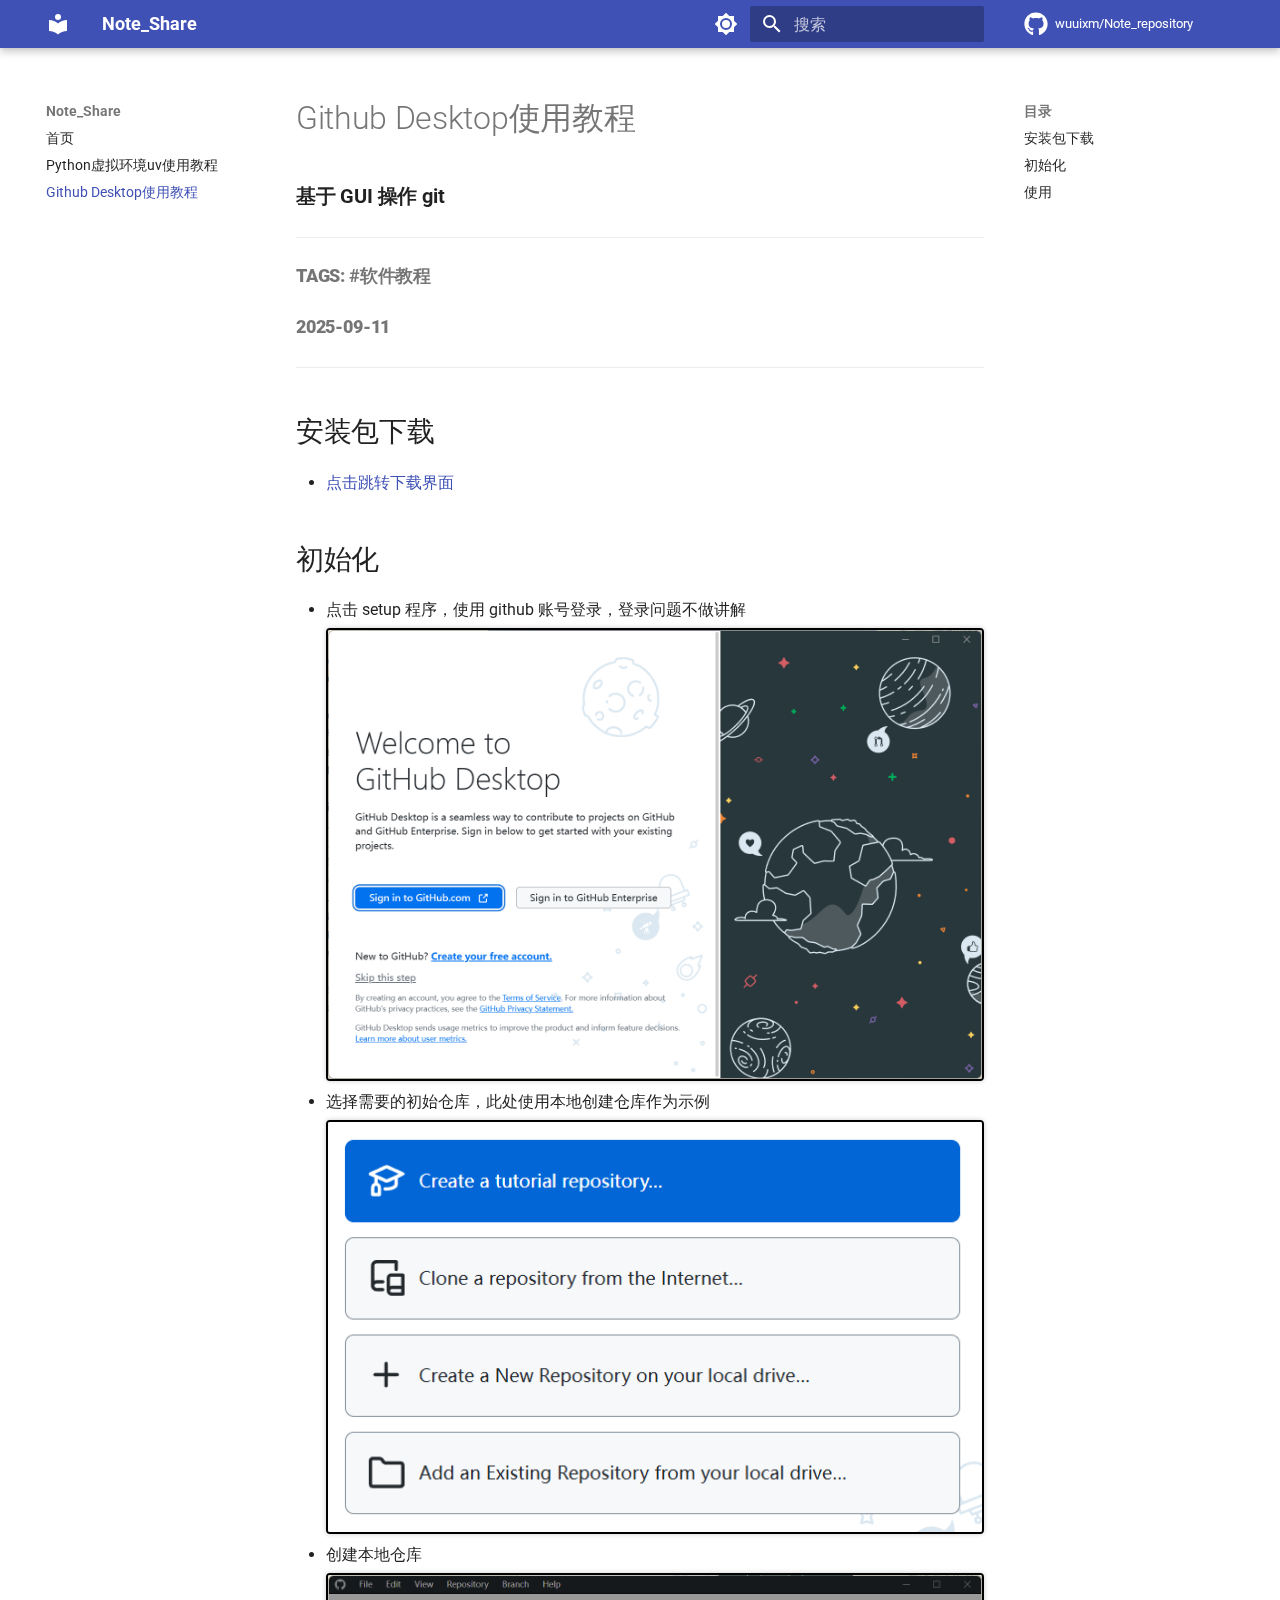
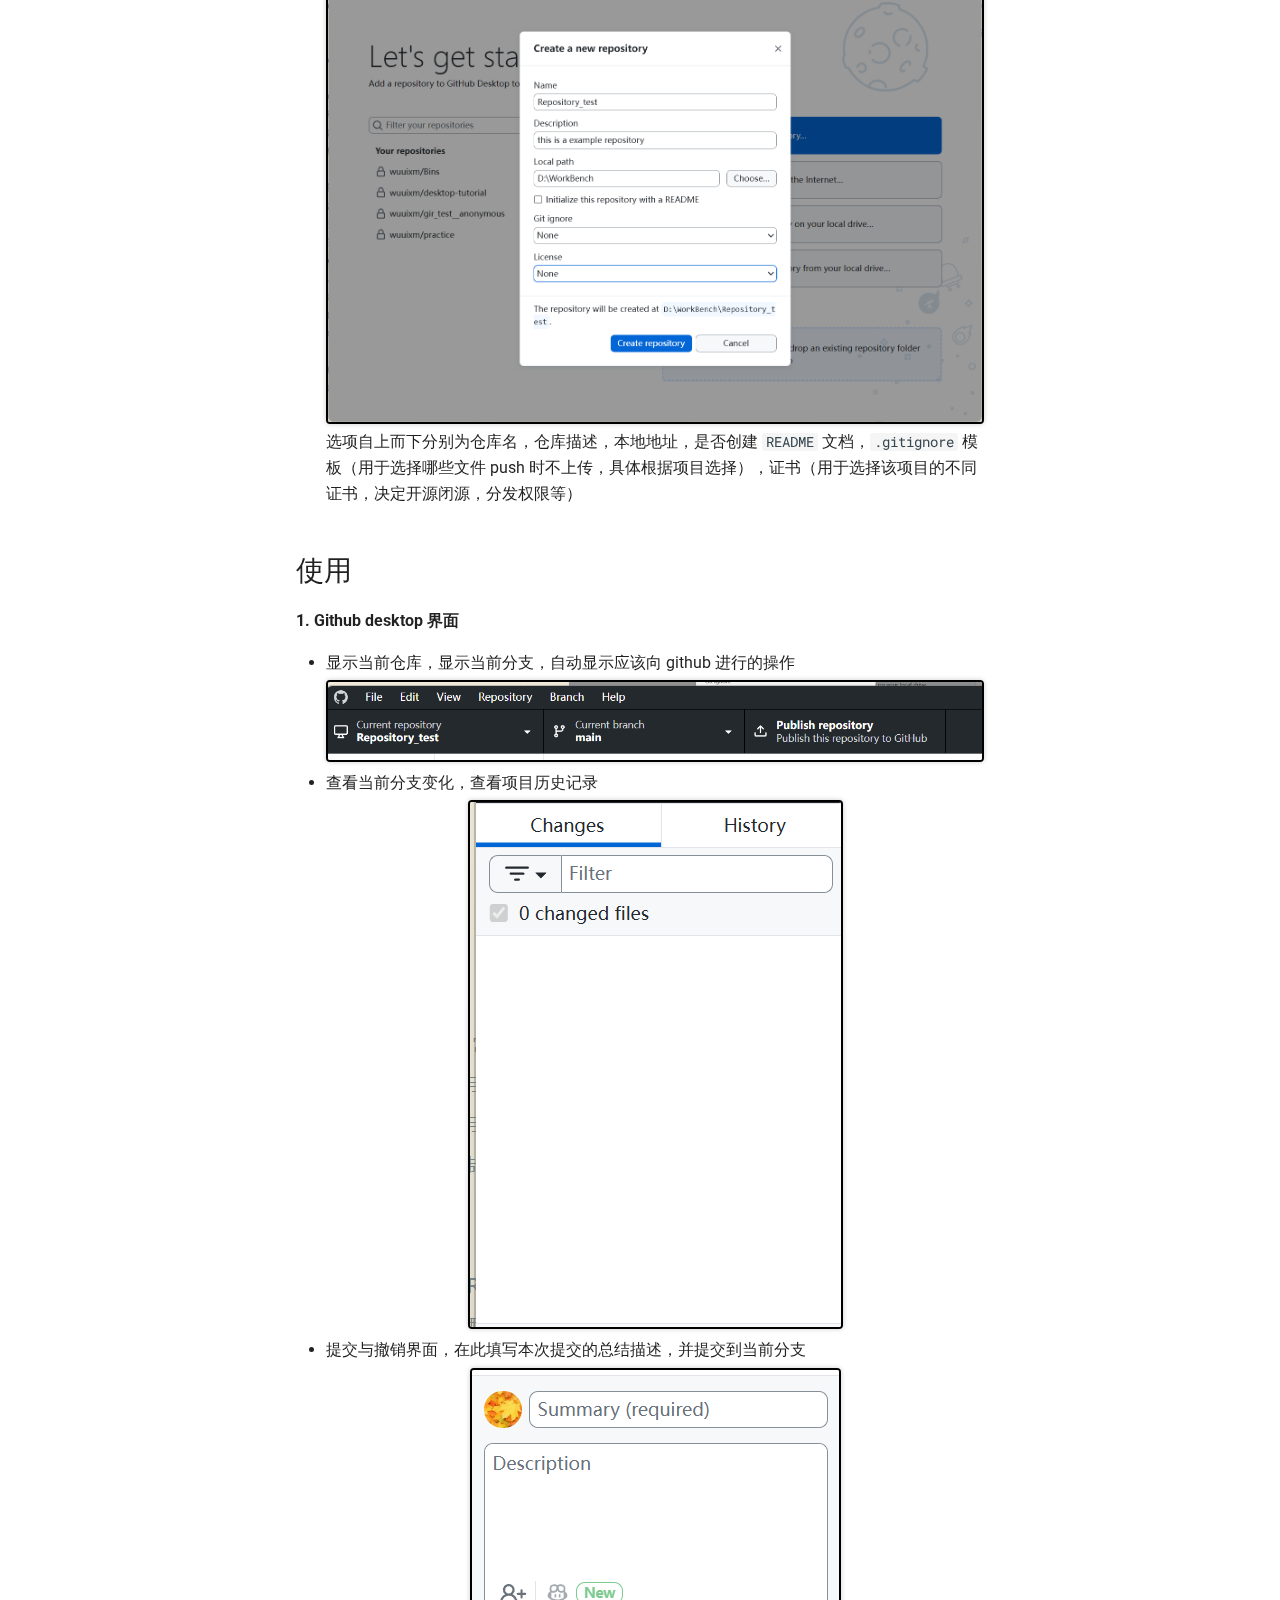
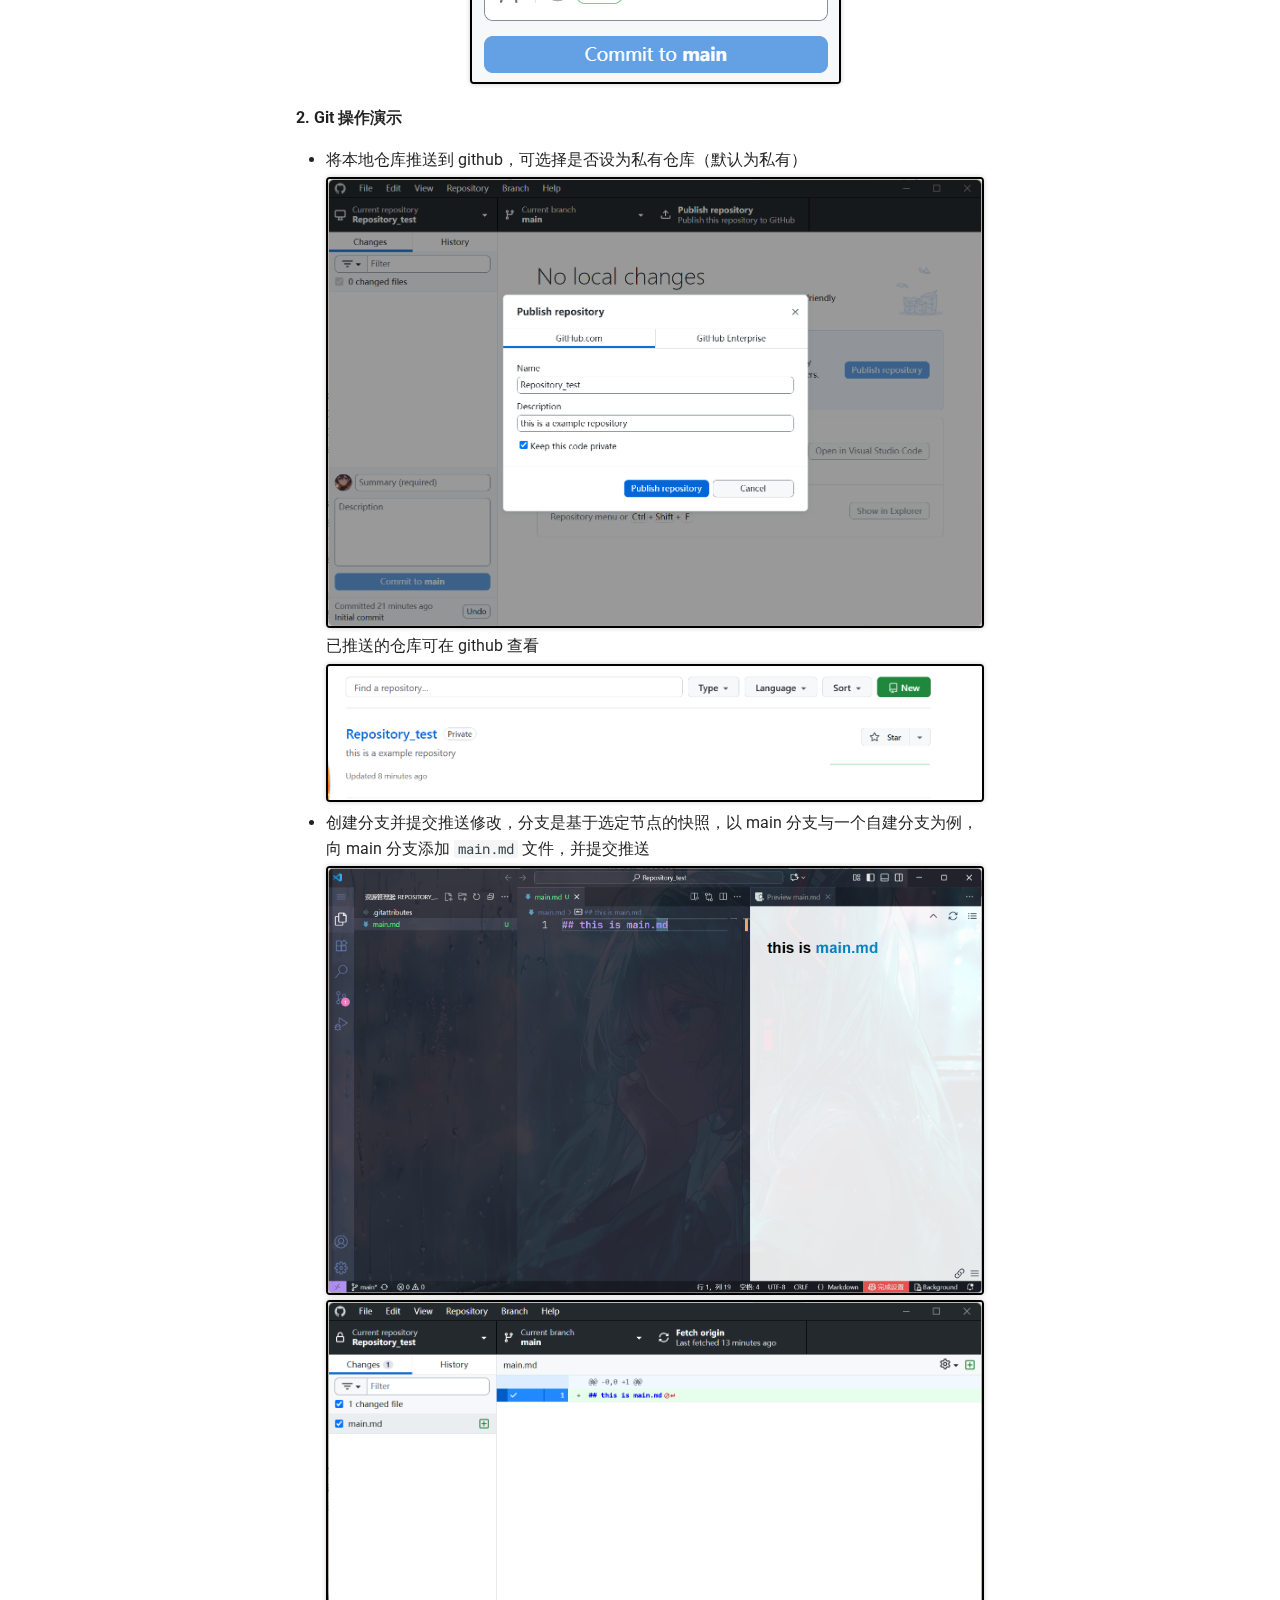
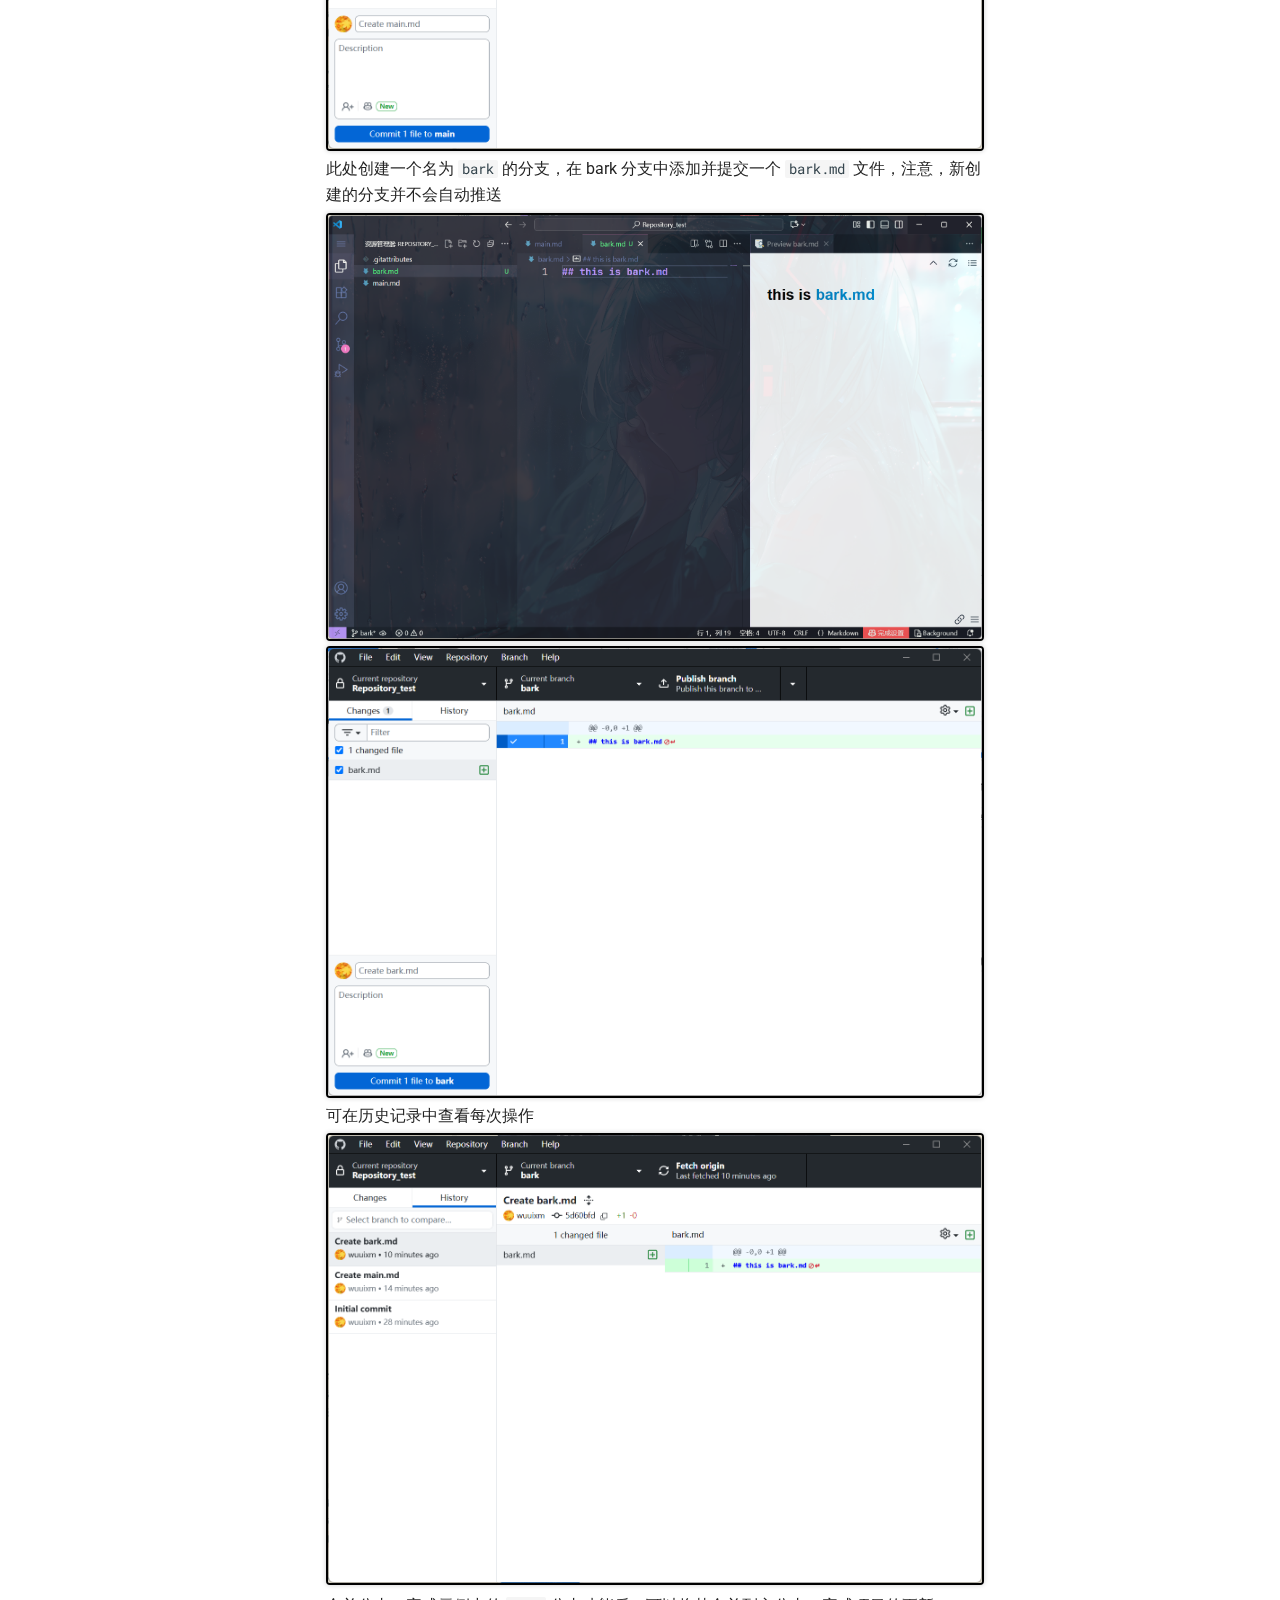
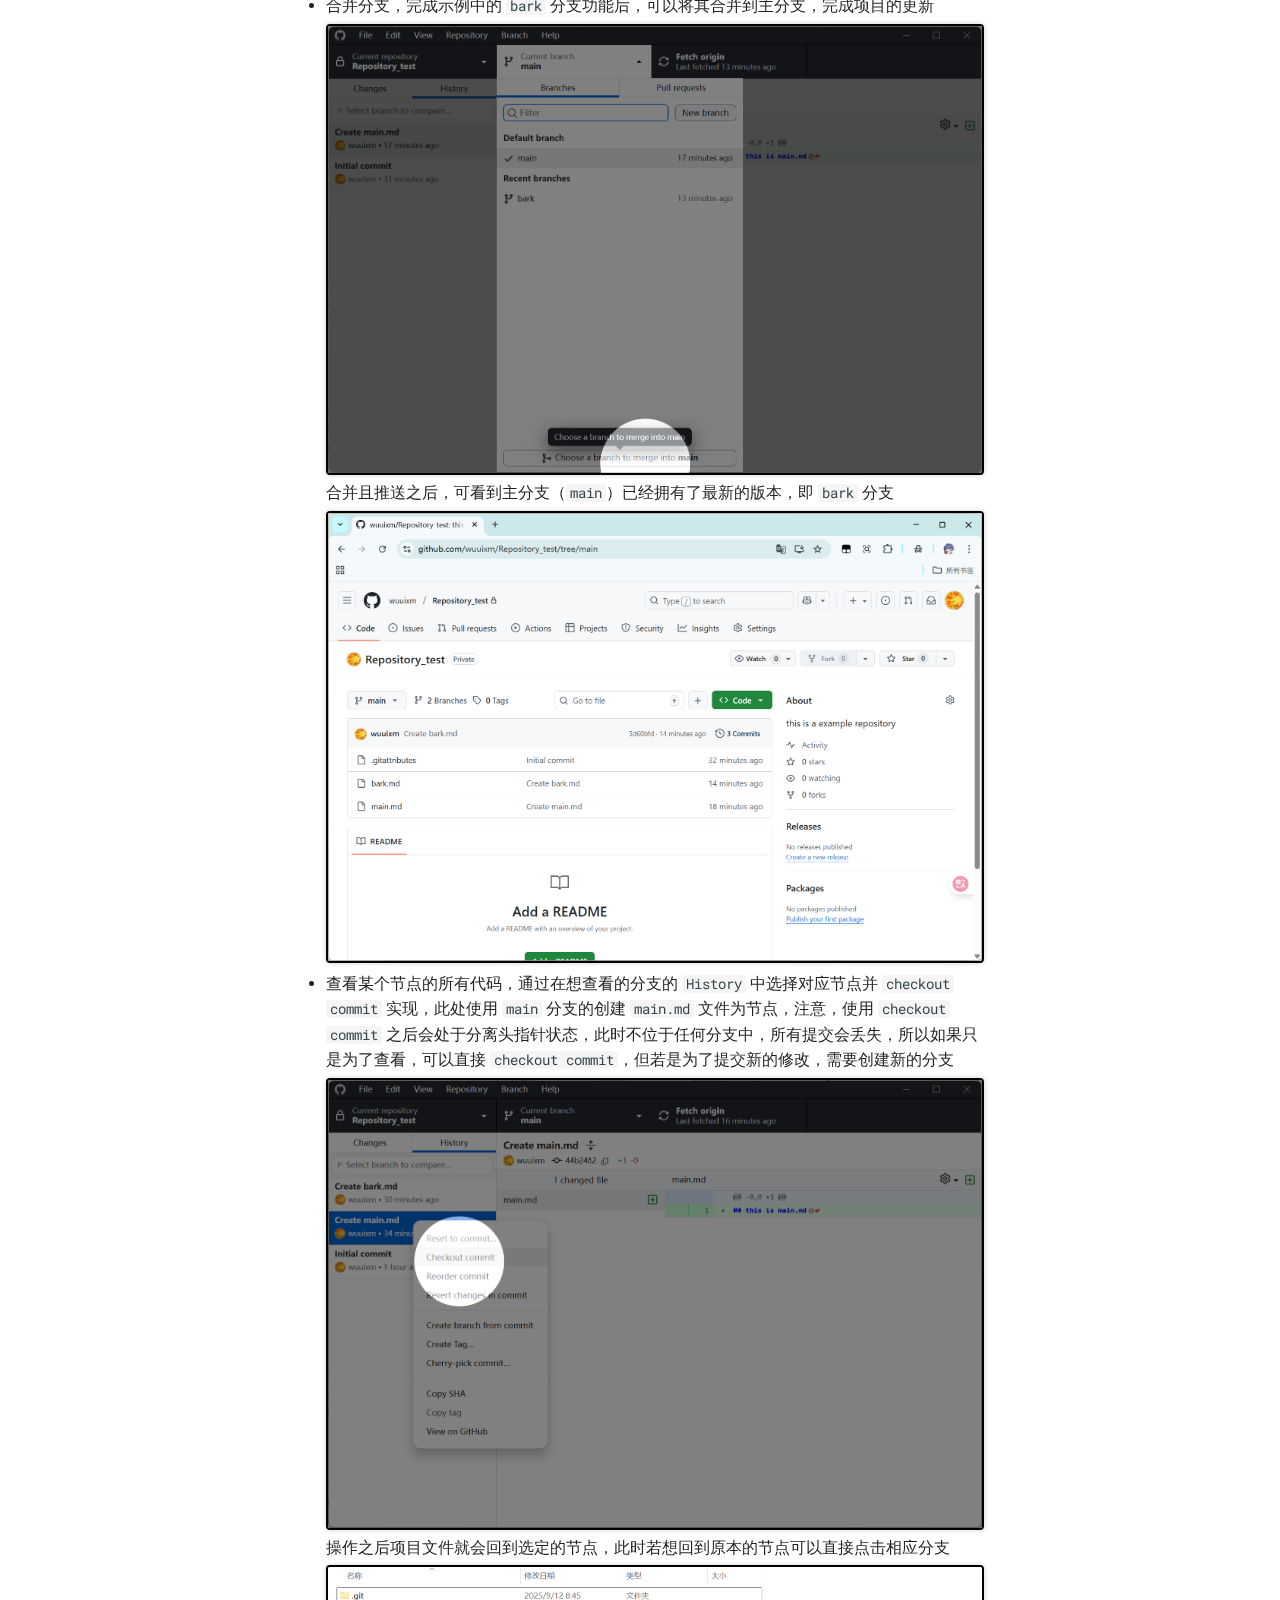
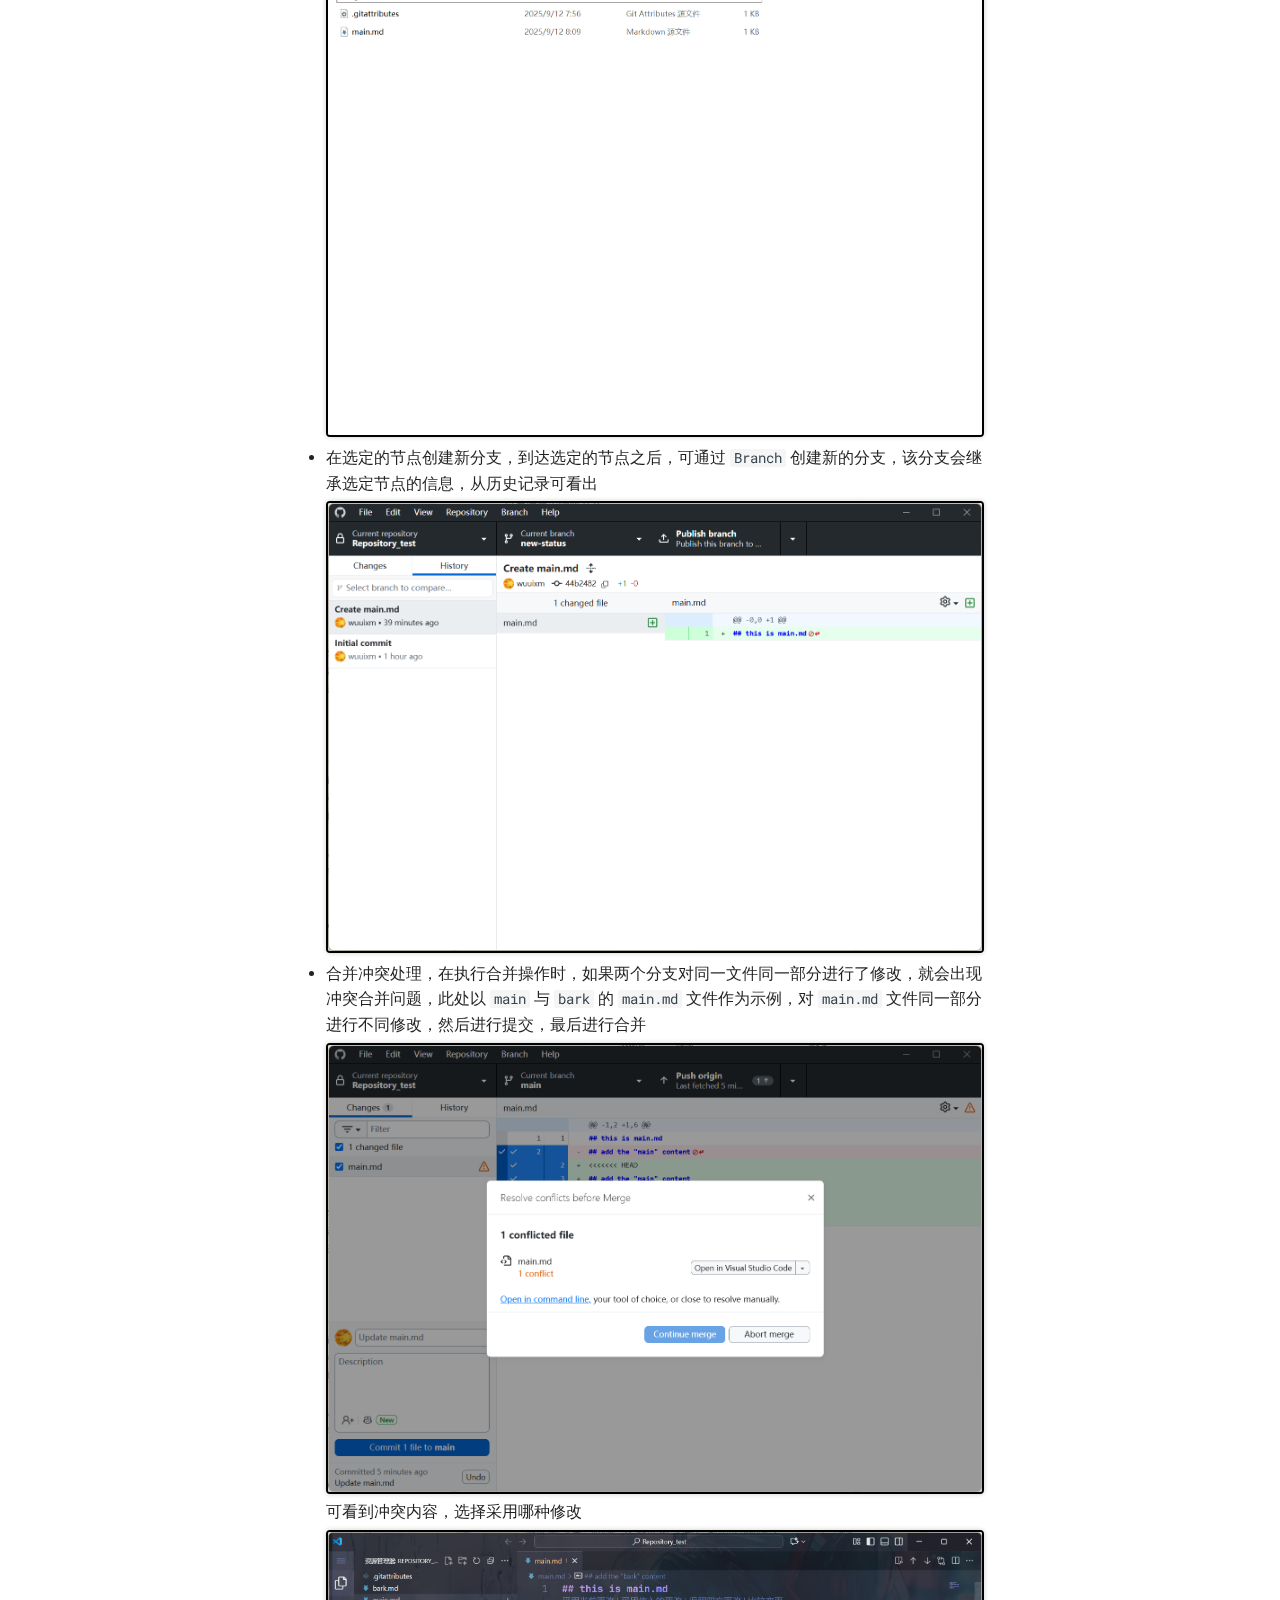
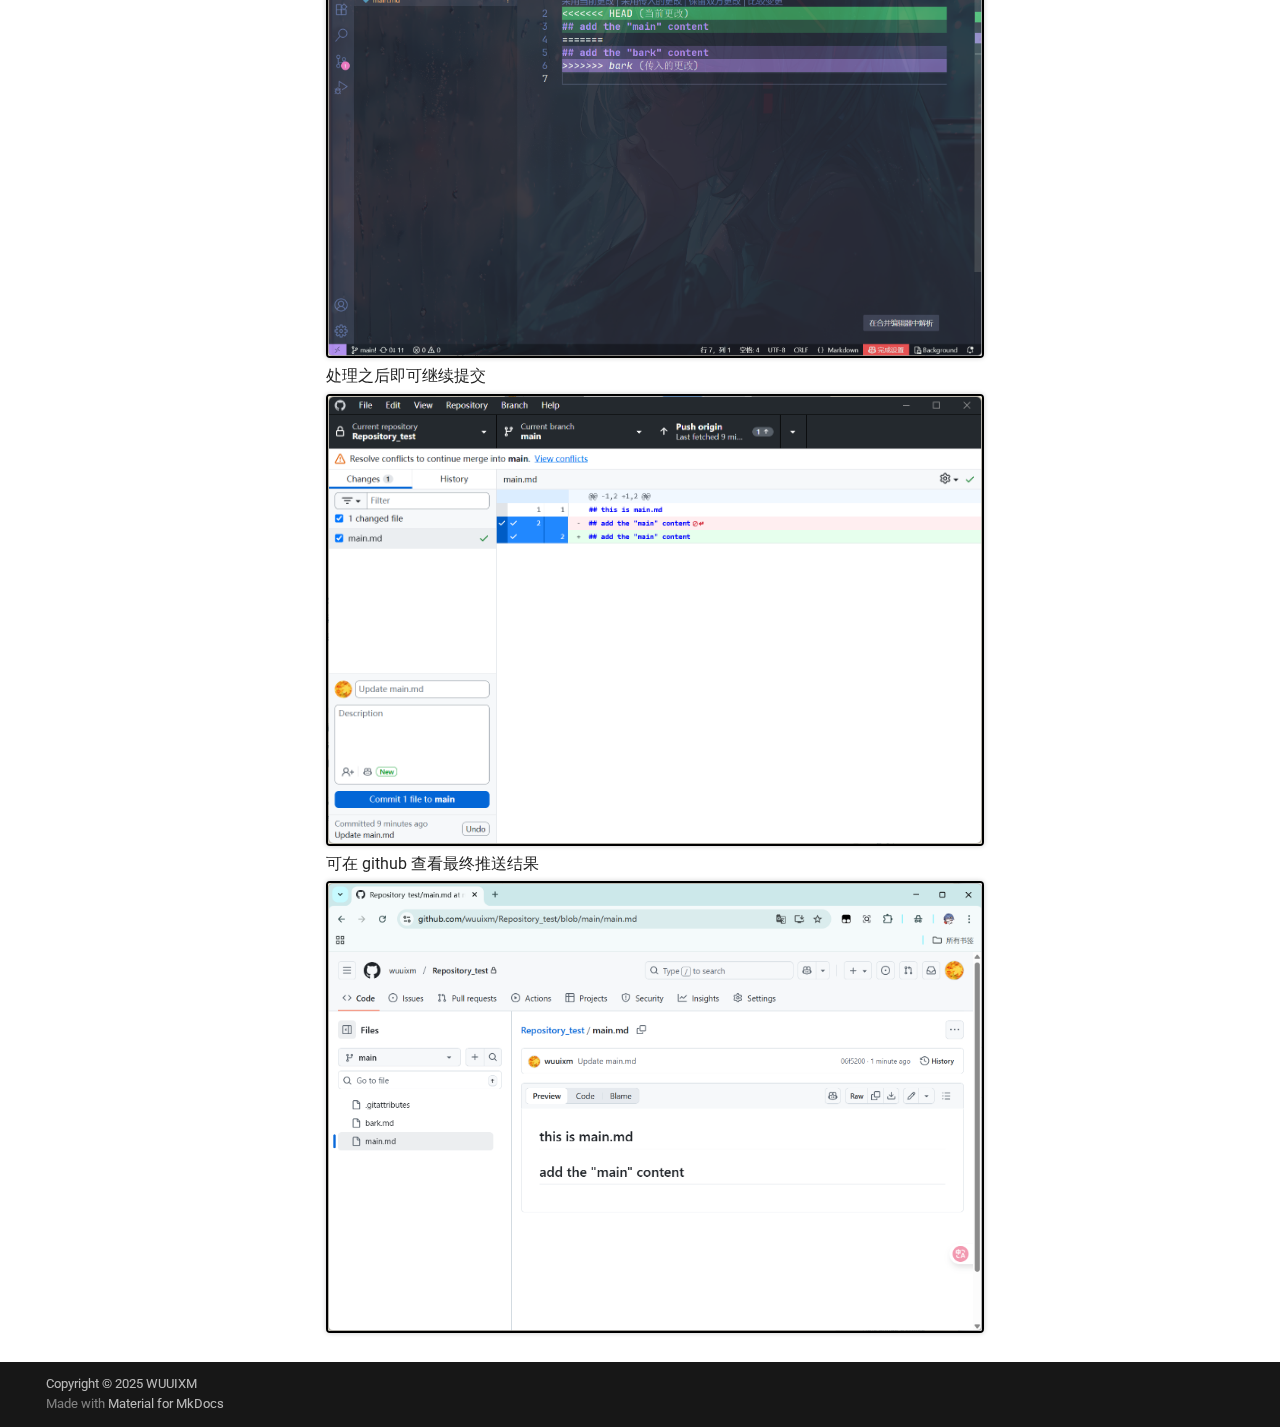
<file: Github Desktop/index.html>
<!doctype html>
<html lang="zh" class="no-js">
  <head>
    
      <meta charset="utf-8">
      <meta name="viewport" content="width=device-width,initial-scale=1">
      
        <meta name="description" content="这里是关于我的项目的详细文档。">
      
      
        <meta name="author" content="wuuixm">
      
      
        <link rel="canonical" href="https://example.com/Github%20Desktop/">
      
      
        <link rel="prev" href="../UV/">
      
      
      
      <link rel="icon" href="../assests/open-book.ico">
      <meta name="generator" content="mkdocs-1.6.1, mkdocs-material-9.6.19">
    
    
      
        <title>Github Desktop使用教程 - Note_Share</title>
      
    
    
      <link rel="stylesheet" href="../assets/stylesheets/main.7e37652d.min.css">
      
        
        <link rel="stylesheet" href="../assets/stylesheets/palette.06af60db.min.css">
      
      


    
    
      
    
    
      
        
        
        <link rel="preconnect" href="https://fonts.gstatic.com" crossorigin>
        <link rel="stylesheet" href="https://fonts.googleapis.com/css?family=Roboto:300,300i,400,400i,700,700i%7CRoboto+Mono:400,400i,700,700i&display=fallback">
        <style>:root{--md-text-font:"Roboto";--md-code-font:"Roboto Mono"}</style>
      
    
    
      <link rel="stylesheet" href="../css/custom.css">
    
    <script>__md_scope=new URL("..",location),__md_hash=e=>[...e].reduce(((e,_)=>(e<<5)-e+_.charCodeAt(0)),0),__md_get=(e,_=localStorage,t=__md_scope)=>JSON.parse(_.getItem(t.pathname+"."+e)),__md_set=(e,_,t=localStorage,a=__md_scope)=>{try{t.setItem(a.pathname+"."+e,JSON.stringify(_))}catch(e){}}</script>
    
      

    
    
    
  </head>
  
  
    
    
      
    
    
    
    
    <body dir="ltr" data-md-color-scheme="default" data-md-color-primary="indigo" data-md-color-accent="indigo">
  
    
    <input class="md-toggle" data-md-toggle="drawer" type="checkbox" id="__drawer" autocomplete="off">
    <input class="md-toggle" data-md-toggle="search" type="checkbox" id="__search" autocomplete="off">
    <label class="md-overlay" for="__drawer"></label>
    <div data-md-component="skip">
      
        
        <a href="#_1" class="md-skip">
          跳转至
        </a>
      
    </div>
    <div data-md-component="announce">
      
    </div>
    
    
      

  

<header class="md-header md-header--shadow" data-md-component="header">
  <nav class="md-header__inner md-grid" aria-label="页眉">
    <a href=".." title="Note_Share" class="md-header__button md-logo" aria-label="Note_Share" data-md-component="logo">
      
  
  <svg xmlns="http://www.w3.org/2000/svg" viewBox="0 0 24 24"><path d="M12 8a3 3 0 0 0 3-3 3 3 0 0 0-3-3 3 3 0 0 0-3 3 3 3 0 0 0 3 3m0 3.54C9.64 9.35 6.5 8 3 8v11c3.5 0 6.64 1.35 9 3.54 2.36-2.19 5.5-3.54 9-3.54V8c-3.5 0-6.64 1.35-9 3.54"/></svg>

    </a>
    <label class="md-header__button md-icon" for="__drawer">
      
      <svg xmlns="http://www.w3.org/2000/svg" viewBox="0 0 24 24"><path d="M3 6h18v2H3zm0 5h18v2H3zm0 5h18v2H3z"/></svg>
    </label>
    <div class="md-header__title" data-md-component="header-title">
      <div class="md-header__ellipsis">
        <div class="md-header__topic">
          <span class="md-ellipsis">
            Note_Share
          </span>
        </div>
        <div class="md-header__topic" data-md-component="header-topic">
          <span class="md-ellipsis">
            
              Github Desktop使用教程
            
          </span>
        </div>
      </div>
    </div>
    
      
        <form class="md-header__option" data-md-component="palette">
  
    
    
    
    <input class="md-option" data-md-color-media="" data-md-color-scheme="default" data-md-color-primary="indigo" data-md-color-accent="indigo"  aria-label="切换到夜间模式"  type="radio" name="__palette" id="__palette_0">
    
      <label class="md-header__button md-icon" title="切换到夜间模式" for="__palette_1" hidden>
        <svg xmlns="http://www.w3.org/2000/svg" viewBox="0 0 24 24"><path d="M12 8a4 4 0 0 0-4 4 4 4 0 0 0 4 4 4 4 0 0 0 4-4 4 4 0 0 0-4-4m0 10a6 6 0 0 1-6-6 6 6 0 0 1 6-6 6 6 0 0 1 6 6 6 6 0 0 1-6 6m8-9.31V4h-4.69L12 .69 8.69 4H4v4.69L.69 12 4 15.31V20h4.69L12 23.31 15.31 20H20v-4.69L23.31 12z"/></svg>
      </label>
    
  
    
    
    
    <input class="md-option" data-md-color-media="" data-md-color-scheme="slate" data-md-color-primary="black" data-md-color-accent="indigo"  aria-label="切换到日间模式"  type="radio" name="__palette" id="__palette_1">
    
      <label class="md-header__button md-icon" title="切换到日间模式" for="__palette_0" hidden>
        <svg xmlns="http://www.w3.org/2000/svg" viewBox="0 0 24 24"><path d="M12 18c-.89 0-1.74-.2-2.5-.55C11.56 16.5 13 14.42 13 12s-1.44-4.5-3.5-5.45C10.26 6.2 11.11 6 12 6a6 6 0 0 1 6 6 6 6 0 0 1-6 6m8-9.31V4h-4.69L12 .69 8.69 4H4v4.69L.69 12 4 15.31V20h4.69L12 23.31 15.31 20H20v-4.69L23.31 12z"/></svg>
      </label>
    
  
</form>
      
    
    
      <script>var palette=__md_get("__palette");if(palette&&palette.color){if("(prefers-color-scheme)"===palette.color.media){var media=matchMedia("(prefers-color-scheme: light)"),input=document.querySelector(media.matches?"[data-md-color-media='(prefers-color-scheme: light)']":"[data-md-color-media='(prefers-color-scheme: dark)']");palette.color.media=input.getAttribute("data-md-color-media"),palette.color.scheme=input.getAttribute("data-md-color-scheme"),palette.color.primary=input.getAttribute("data-md-color-primary"),palette.color.accent=input.getAttribute("data-md-color-accent")}for(var[key,value]of Object.entries(palette.color))document.body.setAttribute("data-md-color-"+key,value)}</script>
    
    
    
      
      
        <label class="md-header__button md-icon" for="__search">
          
          <svg xmlns="http://www.w3.org/2000/svg" viewBox="0 0 24 24"><path d="M9.5 3A6.5 6.5 0 0 1 16 9.5c0 1.61-.59 3.09-1.56 4.23l.27.27h.79l5 5-1.5 1.5-5-5v-.79l-.27-.27A6.52 6.52 0 0 1 9.5 16 6.5 6.5 0 0 1 3 9.5 6.5 6.5 0 0 1 9.5 3m0 2C7 5 5 7 5 9.5S7 14 9.5 14 14 12 14 9.5 12 5 9.5 5"/></svg>
        </label>
        <div class="md-search" data-md-component="search" role="dialog">
  <label class="md-search__overlay" for="__search"></label>
  <div class="md-search__inner" role="search">
    <form class="md-search__form" name="search">
      <input type="text" class="md-search__input" name="query" aria-label="搜索" placeholder="搜索" autocapitalize="off" autocorrect="off" autocomplete="off" spellcheck="false" data-md-component="search-query" required>
      <label class="md-search__icon md-icon" for="__search">
        
        <svg xmlns="http://www.w3.org/2000/svg" viewBox="0 0 24 24"><path d="M9.5 3A6.5 6.5 0 0 1 16 9.5c0 1.61-.59 3.09-1.56 4.23l.27.27h.79l5 5-1.5 1.5-5-5v-.79l-.27-.27A6.52 6.52 0 0 1 9.5 16 6.5 6.5 0 0 1 3 9.5 6.5 6.5 0 0 1 9.5 3m0 2C7 5 5 7 5 9.5S7 14 9.5 14 14 12 14 9.5 12 5 9.5 5"/></svg>
        
        <svg xmlns="http://www.w3.org/2000/svg" viewBox="0 0 24 24"><path d="M20 11v2H8l5.5 5.5-1.42 1.42L4.16 12l7.92-7.92L13.5 5.5 8 11z"/></svg>
      </label>
      <nav class="md-search__options" aria-label="查找">
        
        <button type="reset" class="md-search__icon md-icon" title="清空当前内容" aria-label="清空当前内容" tabindex="-1">
          
          <svg xmlns="http://www.w3.org/2000/svg" viewBox="0 0 24 24"><path d="M19 6.41 17.59 5 12 10.59 6.41 5 5 6.41 10.59 12 5 17.59 6.41 19 12 13.41 17.59 19 19 17.59 13.41 12z"/></svg>
        </button>
      </nav>
      
        <div class="md-search__suggest" data-md-component="search-suggest"></div>
      
    </form>
    <div class="md-search__output">
      <div class="md-search__scrollwrap" tabindex="0" data-md-scrollfix>
        <div class="md-search-result" data-md-component="search-result">
          <div class="md-search-result__meta">
            正在初始化搜索引擎
          </div>
          <ol class="md-search-result__list" role="presentation"></ol>
        </div>
      </div>
    </div>
  </div>
</div>
      
    
    
      <div class="md-header__source">
        <a href="https://github.com/wuuixm/Note_repository" title="前往仓库" class="md-source" data-md-component="source">
  <div class="md-source__icon md-icon">
    
    <svg xmlns="http://www.w3.org/2000/svg" viewBox="0 0 512 512"><!--! Font Awesome Free 7.0.0 by @fontawesome - https://fontawesome.com License - https://fontawesome.com/license/free (Icons: CC BY 4.0, Fonts: SIL OFL 1.1, Code: MIT License) Copyright 2025 Fonticons, Inc.--><path fill="currentColor" d="M173.9 397.4c0 2-2.3 3.6-5.2 3.6-3.3.3-5.6-1.3-5.6-3.6 0-2 2.3-3.6 5.2-3.6 3-.3 5.6 1.3 5.6 3.6m-31.1-4.5c-.7 2 1.3 4.3 4.3 4.9 2.6 1 5.6 0 6.2-2s-1.3-4.3-4.3-5.2c-2.6-.7-5.5.3-6.2 2.3m44.2-1.7c-2.9.7-4.9 2.6-4.6 4.9.3 2 2.9 3.3 5.9 2.6 2.9-.7 4.9-2.6 4.6-4.6-.3-1.9-3-3.2-5.9-2.9M252.8 8C114.1 8 8 113.3 8 252c0 110.9 69.8 205.8 169.5 239.2 12.8 2.3 17.3-5.6 17.3-12.1 0-6.2-.3-40.4-.3-61.4 0 0-70 15-84.7-29.8 0 0-11.4-29.1-27.8-36.6 0 0-22.9-15.7 1.6-15.4 0 0 24.9 2 38.6 25.8 21.9 38.6 58.6 27.5 72.9 20.9 2.3-16 8.8-27.1 16-33.7-55.9-6.2-112.3-14.3-112.3-110.5 0-27.5 7.6-41.3 23.6-58.9-2.6-6.5-11.1-33.3 2.6-67.9 20.9-6.5 69 27 69 27 20-5.6 41.5-8.5 62.8-8.5s42.8 2.9 62.8 8.5c0 0 48.1-33.6 69-27 13.7 34.7 5.2 61.4 2.6 67.9 16 17.7 25.8 31.5 25.8 58.9 0 96.5-58.9 104.2-114.8 110.5 9.2 7.9 17 22.9 17 46.4 0 33.7-.3 75.4-.3 83.6 0 6.5 4.6 14.4 17.3 12.1C436.2 457.8 504 362.9 504 252 504 113.3 391.5 8 252.8 8M105.2 352.9c-1.3 1-1 3.3.7 5.2 1.6 1.6 3.9 2.3 5.2 1 1.3-1 1-3.3-.7-5.2-1.6-1.6-3.9-2.3-5.2-1m-10.8-8.1c-.7 1.3.3 2.9 2.3 3.9 1.6 1 3.6.7 4.3-.7.7-1.3-.3-2.9-2.3-3.9-2-.6-3.6-.3-4.3.7m32.4 35.6c-1.6 1.3-1 4.3 1.3 6.2 2.3 2.3 5.2 2.6 6.5 1 1.3-1.3.7-4.3-1.3-6.2-2.2-2.3-5.2-2.6-6.5-1m-11.4-14.7c-1.6 1-1.6 3.6 0 5.9s4.3 3.3 5.6 2.3c1.6-1.3 1.6-3.9 0-6.2-1.4-2.3-4-3.3-5.6-2"/></svg>
  </div>
  <div class="md-source__repository">
    wuuixm/Note_repository
  </div>
</a>
      </div>
    
  </nav>
  
</header>
    
    <div class="md-container" data-md-component="container">
      
      
        
          
        
      
      <main class="md-main" data-md-component="main">
        <div class="md-main__inner md-grid">
          
            
              
              <div class="md-sidebar md-sidebar--primary" data-md-component="sidebar" data-md-type="navigation" >
                <div class="md-sidebar__scrollwrap">
                  <div class="md-sidebar__inner">
                    



<nav class="md-nav md-nav--primary" aria-label="导航栏" data-md-level="0">
  <label class="md-nav__title" for="__drawer">
    <a href=".." title="Note_Share" class="md-nav__button md-logo" aria-label="Note_Share" data-md-component="logo">
      
  
  <svg xmlns="http://www.w3.org/2000/svg" viewBox="0 0 24 24"><path d="M12 8a3 3 0 0 0 3-3 3 3 0 0 0-3-3 3 3 0 0 0-3 3 3 3 0 0 0 3 3m0 3.54C9.64 9.35 6.5 8 3 8v11c3.5 0 6.64 1.35 9 3.54 2.36-2.19 5.5-3.54 9-3.54V8c-3.5 0-6.64 1.35-9 3.54"/></svg>

    </a>
    Note_Share
  </label>
  
    <div class="md-nav__source">
      <a href="https://github.com/wuuixm/Note_repository" title="前往仓库" class="md-source" data-md-component="source">
  <div class="md-source__icon md-icon">
    
    <svg xmlns="http://www.w3.org/2000/svg" viewBox="0 0 512 512"><!--! Font Awesome Free 7.0.0 by @fontawesome - https://fontawesome.com License - https://fontawesome.com/license/free (Icons: CC BY 4.0, Fonts: SIL OFL 1.1, Code: MIT License) Copyright 2025 Fonticons, Inc.--><path fill="currentColor" d="M173.9 397.4c0 2-2.3 3.6-5.2 3.6-3.3.3-5.6-1.3-5.6-3.6 0-2 2.3-3.6 5.2-3.6 3-.3 5.6 1.3 5.6 3.6m-31.1-4.5c-.7 2 1.3 4.3 4.3 4.9 2.6 1 5.6 0 6.2-2s-1.3-4.3-4.3-5.2c-2.6-.7-5.5.3-6.2 2.3m44.2-1.7c-2.9.7-4.9 2.6-4.6 4.9.3 2 2.9 3.3 5.9 2.6 2.9-.7 4.9-2.6 4.6-4.6-.3-1.9-3-3.2-5.9-2.9M252.8 8C114.1 8 8 113.3 8 252c0 110.9 69.8 205.8 169.5 239.2 12.8 2.3 17.3-5.6 17.3-12.1 0-6.2-.3-40.4-.3-61.4 0 0-70 15-84.7-29.8 0 0-11.4-29.1-27.8-36.6 0 0-22.9-15.7 1.6-15.4 0 0 24.9 2 38.6 25.8 21.9 38.6 58.6 27.5 72.9 20.9 2.3-16 8.8-27.1 16-33.7-55.9-6.2-112.3-14.3-112.3-110.5 0-27.5 7.6-41.3 23.6-58.9-2.6-6.5-11.1-33.3 2.6-67.9 20.9-6.5 69 27 69 27 20-5.6 41.5-8.5 62.8-8.5s42.8 2.9 62.8 8.5c0 0 48.1-33.6 69-27 13.7 34.7 5.2 61.4 2.6 67.9 16 17.7 25.8 31.5 25.8 58.9 0 96.5-58.9 104.2-114.8 110.5 9.2 7.9 17 22.9 17 46.4 0 33.7-.3 75.4-.3 83.6 0 6.5 4.6 14.4 17.3 12.1C436.2 457.8 504 362.9 504 252 504 113.3 391.5 8 252.8 8M105.2 352.9c-1.3 1-1 3.3.7 5.2 1.6 1.6 3.9 2.3 5.2 1 1.3-1 1-3.3-.7-5.2-1.6-1.6-3.9-2.3-5.2-1m-10.8-8.1c-.7 1.3.3 2.9 2.3 3.9 1.6 1 3.6.7 4.3-.7.7-1.3-.3-2.9-2.3-3.9-2-.6-3.6-.3-4.3.7m32.4 35.6c-1.6 1.3-1 4.3 1.3 6.2 2.3 2.3 5.2 2.6 6.5 1 1.3-1.3.7-4.3-1.3-6.2-2.2-2.3-5.2-2.6-6.5-1m-11.4-14.7c-1.6 1-1.6 3.6 0 5.9s4.3 3.3 5.6 2.3c1.6-1.3 1.6-3.9 0-6.2-1.4-2.3-4-3.3-5.6-2"/></svg>
  </div>
  <div class="md-source__repository">
    wuuixm/Note_repository
  </div>
</a>
    </div>
  
  <ul class="md-nav__list" data-md-scrollfix>
    
      
      
  
  
  
  
    <li class="md-nav__item">
      <a href=".." class="md-nav__link">
        
  
  
  <span class="md-ellipsis">
    首页
    
  </span>
  

      </a>
    </li>
  

    
      
      
  
  
  
  
    <li class="md-nav__item">
      <a href="../UV/" class="md-nav__link">
        
  
  
  <span class="md-ellipsis">
    Python虚拟环境uv使用教程
    
  </span>
  

      </a>
    </li>
  

    
      
      
  
  
    
  
  
  
    <li class="md-nav__item md-nav__item--active">
      
      <input class="md-nav__toggle md-toggle" type="checkbox" id="__toc">
      
      
      
        <label class="md-nav__link md-nav__link--active" for="__toc">
          
  
  
  <span class="md-ellipsis">
    Github Desktop使用教程
    
  </span>
  

          <span class="md-nav__icon md-icon"></span>
        </label>
      
      <a href="./" class="md-nav__link md-nav__link--active">
        
  
  
  <span class="md-ellipsis">
    Github Desktop使用教程
    
  </span>
  

      </a>
      
        

<nav class="md-nav md-nav--secondary" aria-label="目录">
  
  
  
  
    <label class="md-nav__title" for="__toc">
      <span class="md-nav__icon md-icon"></span>
      目录
    </label>
    <ul class="md-nav__list" data-md-component="toc" data-md-scrollfix>
      
        <li class="md-nav__item">
  <a href="#_1" class="md-nav__link">
    <span class="md-ellipsis">
      安装包下载
    </span>
  </a>
  
</li>
      
        <li class="md-nav__item">
  <a href="#_2" class="md-nav__link">
    <span class="md-ellipsis">
      初始化
    </span>
  </a>
  
</li>
      
        <li class="md-nav__item">
  <a href="#_3" class="md-nav__link">
    <span class="md-ellipsis">
      使用
    </span>
  </a>
  
</li>
      
    </ul>
  
</nav>
      
    </li>
  

    
  </ul>
</nav>
                  </div>
                </div>
              </div>
            
            
              
              <div class="md-sidebar md-sidebar--secondary" data-md-component="sidebar" data-md-type="toc" >
                <div class="md-sidebar__scrollwrap">
                  <div class="md-sidebar__inner">
                    

<nav class="md-nav md-nav--secondary" aria-label="目录">
  
  
  
  
    <label class="md-nav__title" for="__toc">
      <span class="md-nav__icon md-icon"></span>
      目录
    </label>
    <ul class="md-nav__list" data-md-component="toc" data-md-scrollfix>
      
        <li class="md-nav__item">
  <a href="#_1" class="md-nav__link">
    <span class="md-ellipsis">
      安装包下载
    </span>
  </a>
  
</li>
      
        <li class="md-nav__item">
  <a href="#_2" class="md-nav__link">
    <span class="md-ellipsis">
      初始化
    </span>
  </a>
  
</li>
      
        <li class="md-nav__item">
  <a href="#_3" class="md-nav__link">
    <span class="md-ellipsis">
      使用
    </span>
  </a>
  
</li>
      
    </ul>
  
</nav>
                  </div>
                </div>
              </div>
            
          
          
            <div class="md-content" data-md-component="content">
              <article class="md-content__inner md-typeset">
                
                  


  
  


  <h1>Github Desktop使用教程</h1>

<h4 id="gui-git">基于 GUI 操作 git<a class="headerlink" href="#gui-git" title="Permanent link">&para;</a></h4>
<hr />
<h5 id="tags"><strong>tags:</strong>  #软件教程<a class="headerlink" href="#tags" title="Permanent link">&para;</a></h5>
<h5 id="2025-09-11"><strong>2025-09-11</strong><a class="headerlink" href="#2025-09-11" title="Permanent link">&para;</a></h5>
<hr />
<h2 id="_1">安装包下载<a class="headerlink" href="#_1" title="Permanent link">&para;</a></h2>
<ul>
<li><a href="https://desktop.github.com/download/">点击跳转下载界面</a></li>
</ul>
<h2 id="_2">初始化<a class="headerlink" href="#_2" title="Permanent link">&para;</a></h2>
<ul>
<li>点击 setup 程序，使用 github 账号登录，登录问题不做讲解
  <img alt="" src="../image/1.png" /></li>
<li>选择需要的初始仓库，此处使用本地创建仓库作为示例
  <img alt="" src="../image/2.png" /></li>
<li>创建本地仓库
  <img alt="" src="../image/3.png" />
  选项自上而下分别为仓库名，仓库描述，本地地址，是否创建 <code>README</code> 文档，<code>.gitignore</code> 模板（用于选择哪些文件 push 时不上传，具体根据项目选择），证书（用于选择该项目的不同证书，决定开源闭源，分发权限等）</li>
</ul>
<h2 id="_3">使用<a class="headerlink" href="#_3" title="Permanent link">&para;</a></h2>
<p><strong>1. Github desktop 界面</strong> </p>
<ul>
<li>显示当前仓库，显示当前分支，自动显示应该向 github 进行的操作
  <img alt="" src="../image/4.png" /></li>
<li>查看当前分支变化，查看项目历史记录
  <img alt="" src="../image/5.png" /> </li>
<li>提交与撤销界面，在此填写本次提交的总结描述，并提交到当前分支
  <img alt="" src="../image/6.png" /></li>
</ul>
<p><strong>2. Git 操作演示</strong></p>
<ul>
<li>将本地仓库推送到 github，可选择是否设为私有仓库（默认为私有）
  <img alt="" src="../image/8.png" />
  已推送的仓库可在 github 查看
  <img alt="" src="../image/9.png" /></li>
<li>创建分支并提交推送修改，分支是基于选定节点的快照，以 main 分支与一个自建分支为例，向 main 分支添加 <code>main.md</code> 文件，并提交推送
  <img alt="" src="../image/10.png" />
  <img alt="" src="../image/11.png" />
  此处创建一个名为 <code>bark</code> 的分支，在 bark 分支中添加并提交一个 <code>bark.md</code> 文件，注意，新创建的分支并不会自动推送
  <img alt="" src="../image/13.png" />
  <img alt="" src="../image/14.png" />
  可在历史记录中查看每次操作
  <img alt="" src="../image/15.png" /></li>
<li>合并分支，完成示例中的 <code>bark</code> 分支功能后，可以将其合并到主分支，完成项目的更新
  <img alt="" src="../image/16.png" />
  合并且推送之后，可看到主分支（<code>main</code>）已经拥有了最新的版本，即 <code>bark</code> 分支
  <img alt="" src="../image/17.png" /></li>
<li>查看某个节点的所有代码，通过在想查看的分支的 <code>History</code> 中选择对应节点并 <code>checkout commit</code> 实现，此处使用 <code>main</code> 分支的创建 <code>main.md</code> 文件为节点，注意，使用 <code>checkout commit</code> 之后会处于分离头指针状态，此时不位于任何分支中，所有提交会丢失，所以如果只是为了查看，可以直接 <code>checkout commit</code>，但若是为了提交新的修改，需要创建新的分支
  <img alt="" src="../image/18.png" />
  操作之后项目文件就会回到选定的节点，此时若想回到原本的节点可以直接点击相应分支
  <img alt="" src="../image/19.png" /></li>
<li>在选定的节点创建新分支，到达选定的节点之后，可通过 <code>Branch</code> 创建新的分支，该分支会继承选定节点的信息，从历史记录可看出
  <img alt="" src="../image/20.png" /></li>
<li>合并冲突处理，在执行合并操作时，如果两个分支对同一文件同一部分进行了修改，就会出现冲突合并问题，此处以 <code>main</code> 与 <code>bark</code> 的 <code>main.md</code> 文件作为示例，对 <code>main.md</code> 文件同一部分进行不同修改，然后进行提交，最后进行合并
  <img alt="" src="../image/21.png" />
  可看到冲突内容，选择采用哪种修改
  <img alt="" src="../image/22.png" />
  处理之后即可继续提交
  <img alt="" src="../image/23.png" />
  可在 github 查看最终推送结果
  <img alt="" src="../image/24.png" /></li>
</ul>












                
              </article>
            </div>
          
          
<script>var target=document.getElementById(location.hash.slice(1));target&&target.name&&(target.checked=target.name.startsWith("__tabbed_"))</script>
        </div>
        
          <button type="button" class="md-top md-icon" data-md-component="top" hidden>
  
  <svg xmlns="http://www.w3.org/2000/svg" viewBox="0 0 24 24"><path d="M13 20h-2V8l-5.5 5.5-1.42-1.42L12 4.16l7.92 7.92-1.42 1.42L13 8z"/></svg>
  回到页面顶部
</button>
        
      </main>
      
        <footer class="md-footer">
  
  <div class="md-footer-meta md-typeset">
    <div class="md-footer-meta__inner md-grid">
      <div class="md-copyright">
  
    <div class="md-copyright__highlight">
      Copyright &copy; 2025 WUUIXM
    </div>
  
  
    Made with
    <a href="https://squidfunk.github.io/mkdocs-material/" target="_blank" rel="noopener">
      Material for MkDocs
    </a>
  
</div>
      
    </div>
  </div>
</footer>
      
    </div>
    <div class="md-dialog" data-md-component="dialog">
      <div class="md-dialog__inner md-typeset"></div>
    </div>
    
    
    
      
      <script id="__config" type="application/json">{"base": "..", "features": ["navigation.instant", "navigation.tracking", "navigation.sections", "navigation.top", "search.suggest", "search.highlight", "content.code.copy", "content.code.annotate"], "search": "../assets/javascripts/workers/search.973d3a69.min.js", "tags": null, "translations": {"clipboard.copied": "\u5df2\u590d\u5236", "clipboard.copy": "\u590d\u5236", "search.result.more.one": "\u5728\u8be5\u9875\u4e0a\u8fd8\u6709 1 \u4e2a\u7b26\u5408\u6761\u4ef6\u7684\u7ed3\u679c", "search.result.more.other": "\u5728\u8be5\u9875\u4e0a\u8fd8\u6709 # \u4e2a\u7b26\u5408\u6761\u4ef6\u7684\u7ed3\u679c", "search.result.none": "\u6ca1\u6709\u627e\u5230\u7b26\u5408\u6761\u4ef6\u7684\u7ed3\u679c", "search.result.one": "\u627e\u5230 1 \u4e2a\u7b26\u5408\u6761\u4ef6\u7684\u7ed3\u679c", "search.result.other": "# \u4e2a\u7b26\u5408\u6761\u4ef6\u7684\u7ed3\u679c", "search.result.placeholder": "\u952e\u5165\u4ee5\u5f00\u59cb\u641c\u7d22", "search.result.term.missing": "\u7f3a\u5c11", "select.version": "\u9009\u62e9\u5f53\u524d\u7248\u672c"}, "version": null}</script>
    
    
      <script src="../assets/javascripts/bundle.92b07e13.min.js"></script>
      
    
  </body>
</html>
</file>
<file: css/custom.css>
/* ================================
   正文字体和标题字体
   ================================ */

/* 正文字体大小 */
.md-content {
    font-size: 18px; /* 可调整为你想要的大小 */
    line-height: 1.6; /* 行高，保证可读性 */
}

/* 标题字体大小 */
.md-typeset h1 {
    font-size: 32px;
}
.md-typeset h2 {
    font-size: 28px;
}
.md-typeset h3 {
    font-size: 24px;
}
.md-typeset h4 {
    font-size: 20px;
}
.md-typeset h5 {
    font-size: 18px;
}
.md-typeset h6 {
    font-size: 16px;
}

/* ================================
   图片样式
   ================================ */

img {
    display: block;
    margin: 5px auto;       /* 居中显示 */
    max-width: 60%;         /* 图片最大宽度 */
    border: 2px solid #000; /* 黑色边框，可改颜色 */
    border-radius: 4px;     /* 圆角，可选 */
    box-sizing: border-box; /* 边框不影响宽度 */
    box-shadow: 0 0 5px rgba(0,0,0,0.2); /* 阴影让白色图片可见 */
}
</file>
<file: assets/stylesheets/main.7e37652d.min.css>
@charset "UTF-8";html{-webkit-text-size-adjust:none;-moz-text-size-adjust:none;text-size-adjust:none;box-sizing:border-box}*,:after,:before{box-sizing:inherit}@media (prefers-reduced-motion){*,:after,:before{transition:none!important}}body{margin:0}a,button,input,label{-webkit-tap-highlight-color:transparent}a{color:inherit;text-decoration:none}hr{border:0;box-sizing:initial;display:block;height:.05rem;overflow:visible;padding:0}small{font-size:80%}sub,sup{line-height:1em}img{border-style:none}table{border-collapse:initial;border-spacing:0}td,th{font-weight:400;vertical-align:top}button{background:#0000;border:0;font-family:inherit;font-size:inherit;margin:0;padding:0}input{border:0;outline:none}:root{--md-primary-fg-color:#4051b5;--md-primary-fg-color--light:#5d6cc0;--md-primary-fg-color--dark:#303fa1;--md-primary-bg-color:#fff;--md-primary-bg-color--light:#ffffffb3;--md-accent-fg-color:#526cfe;--md-accent-fg-color--transparent:#526cfe1a;--md-accent-bg-color:#fff;--md-accent-bg-color--light:#ffffffb3}[data-md-color-scheme=default]{color-scheme:light}[data-md-color-scheme=default] img[src$="#gh-dark-mode-only"],[data-md-color-scheme=default] img[src$="#only-dark"]{display:none}:root,[data-md-color-scheme=default]{--md-hue:225deg;--md-default-fg-color:#000000de;--md-default-fg-color--light:#0000008a;--md-default-fg-color--lighter:#00000052;--md-default-fg-color--lightest:#00000012;--md-default-bg-color:#fff;--md-default-bg-color--light:#ffffffb3;--md-default-bg-color--lighter:#ffffff4d;--md-default-bg-color--lightest:#ffffff1f;--md-code-fg-color:#36464e;--md-code-bg-color:#f5f5f5;--md-code-hl-color:#4287ff;--md-code-hl-color--light:#4287ff1a;--md-code-hl-number-color:#d52a2a;--md-code-hl-special-color:#db1457;--md-code-hl-function-color:#a846b9;--md-code-hl-constant-color:#6e59d9;--md-code-hl-keyword-color:#3f6ec6;--md-code-hl-string-color:#1c7d4d;--md-code-hl-name-color:var(--md-code-fg-color);--md-code-hl-operator-color:var(--md-default-fg-color--light);--md-code-hl-punctuation-color:var(--md-default-fg-color--light);--md-code-hl-comment-color:var(--md-default-fg-color--light);--md-code-hl-generic-color:var(--md-default-fg-color--light);--md-code-hl-variable-color:var(--md-default-fg-color--light);--md-typeset-color:var(--md-default-fg-color);--md-typeset-a-color:var(--md-primary-fg-color);--md-typeset-del-color:#f5503d26;--md-typeset-ins-color:#0bd57026;--md-typeset-kbd-color:#fafafa;--md-typeset-kbd-accent-color:#fff;--md-typeset-kbd-border-color:#b8b8b8;--md-typeset-mark-color:#ffff0080;--md-typeset-table-color:#0000001f;--md-typeset-table-color--light:rgba(0,0,0,.035);--md-admonition-fg-color:var(--md-default-fg-color);--md-admonition-bg-color:var(--md-default-bg-color);--md-warning-fg-color:#000000de;--md-warning-bg-color:#ff9;--md-footer-fg-color:#fff;--md-footer-fg-color--light:#ffffffb3;--md-footer-fg-color--lighter:#ffffff73;--md-footer-bg-color:#000000de;--md-footer-bg-color--dark:#00000052;--md-shadow-z1:0 0.2rem 0.5rem #0000000d,0 0 0.05rem #0000001a;--md-shadow-z2:0 0.2rem 0.5rem #0000001a,0 0 0.05rem #00000040;--md-shadow-z3:0 0.2rem 0.5rem #0003,0 0 0.05rem #00000059}.md-icon svg{fill:currentcolor;display:block;height:1.2rem;width:1.2rem}body{-webkit-font-smoothing:antialiased;-moz-osx-font-smoothing:grayscale;--md-text-font-family:var(--md-text-font,_),-apple-system,BlinkMacSystemFont,Helvetica,Arial,sans-serif;--md-code-font-family:var(--md-code-font,_),SFMono-Regular,Consolas,Menlo,monospace}aside,body,input{font-feature-settings:"kern","liga";color:var(--md-typeset-color);font-family:var(--md-text-font-family)}code,kbd,pre{font-feature-settings:"kern";font-family:var(--md-code-font-family)}:root{--md-typeset-table-sort-icon:url('data:image/svg+xml;charset=utf-8,<svg xmlns="http://www.w3.org/2000/svg" viewBox="0 0 24 24"><path d="m18 21-4-4h3V7h-3l4-4 4 4h-3v10h3M2 19v-2h10v2M2 13v-2h7v2M2 7V5h4v2z"/></svg>');--md-typeset-table-sort-icon--asc:url('data:image/svg+xml;charset=utf-8,<svg xmlns="http://www.w3.org/2000/svg" viewBox="0 0 24 24"><path d="M19 17h3l-4 4-4-4h3V3h2M2 17h10v2H2M6 5v2H2V5m0 6h7v2H2z"/></svg>');--md-typeset-table-sort-icon--desc:url('data:image/svg+xml;charset=utf-8,<svg xmlns="http://www.w3.org/2000/svg" viewBox="0 0 24 24"><path d="M19 7h3l-4-4-4 4h3v14h2M2 17h10v2H2M6 5v2H2V5m0 6h7v2H2z"/></svg>')}.md-typeset{-webkit-print-color-adjust:exact;color-adjust:exact;font-size:.8rem;line-height:1.6;overflow-wrap:break-word}@media print{.md-typeset{font-size:.68rem}}.md-typeset blockquote,.md-typeset dl,.md-typeset figure,.md-typeset ol,.md-typeset pre,.md-typeset ul{margin-bottom:1em;margin-top:1em}.md-typeset h1{color:var(--md-default-fg-color--light);font-size:2em;line-height:1.3;margin:0 0 1.25em}.md-typeset h1,.md-typeset h2{font-weight:300;letter-spacing:-.01em}.md-typeset h2{font-size:1.5625em;line-height:1.4;margin:1.6em 0 .64em}.md-typeset h3{font-size:1.25em;font-weight:400;letter-spacing:-.01em;line-height:1.5;margin:1.6em 0 .8em}.md-typeset h2+h3{margin-top:.8em}.md-typeset h4{font-weight:700;letter-spacing:-.01em;margin:1em 0}.md-typeset h5,.md-typeset h6{color:var(--md-default-fg-color--light);font-size:.8em;font-weight:700;letter-spacing:-.01em;margin:1.25em 0}.md-typeset h5{text-transform:uppercase}.md-typeset h5 code{text-transform:none}.md-typeset hr{border-bottom:.05rem solid var(--md-default-fg-color--lightest);display:flow-root;margin:1.5em 0}.md-typeset a{color:var(--md-typeset-a-color);word-break:break-word}.md-typeset a,.md-typeset a:before{transition:color 125ms}.md-typeset a:focus,.md-typeset a:hover{color:var(--md-accent-fg-color)}.md-typeset a:focus code,.md-typeset a:hover code{background-color:var(--md-accent-fg-color--transparent)}.md-typeset a code{color:currentcolor;transition:background-color 125ms}.md-typeset a.focus-visible{outline-color:var(--md-accent-fg-color);outline-offset:.2rem}.md-typeset code,.md-typeset kbd,.md-typeset pre{color:var(--md-code-fg-color);direction:ltr;font-variant-ligatures:none}@media print{.md-typeset code,.md-typeset kbd,.md-typeset pre{white-space:pre-wrap}}.md-typeset code{background-color:var(--md-code-bg-color);border-radius:.1rem;-webkit-box-decoration-break:clone;box-decoration-break:clone;font-size:.85em;padding:0 .2941176471em;word-break:break-word}.md-typeset code:not(.focus-visible){-webkit-tap-highlight-color:transparent;outline:none}.md-typeset pre{display:flow-root;line-height:1.4;position:relative}.md-typeset pre>code{-webkit-box-decoration-break:slice;box-decoration-break:slice;box-shadow:none;display:block;margin:0;outline-color:var(--md-accent-fg-color);overflow:auto;padding:.7720588235em 1.1764705882em;scrollbar-color:var(--md-default-fg-color--lighter) #0000;scrollbar-width:thin;touch-action:auto;word-break:normal}.md-typeset pre>code:hover{scrollbar-color:var(--md-accent-fg-color) #0000}.md-typeset pre>code::-webkit-scrollbar{height:.2rem;width:.2rem}.md-typeset pre>code::-webkit-scrollbar-thumb{background-color:var(--md-default-fg-color--lighter)}.md-typeset pre>code::-webkit-scrollbar-thumb:hover{background-color:var(--md-accent-fg-color)}.md-typeset kbd{background-color:var(--md-typeset-kbd-color);border-radius:.1rem;box-shadow:0 .1rem 0 .05rem var(--md-typeset-kbd-border-color),0 .1rem 0 var(--md-typeset-kbd-border-color),0 -.1rem .2rem var(--md-typeset-kbd-accent-color) inset;color:var(--md-default-fg-color);display:inline-block;font-size:.75em;padding:0 .6666666667em;vertical-align:text-top;word-break:break-word}.md-typeset mark{background-color:var(--md-typeset-mark-color);-webkit-box-decoration-break:clone;box-decoration-break:clone;color:inherit;word-break:break-word}.md-typeset abbr{border-bottom:.05rem dotted var(--md-default-fg-color--light);cursor:help;text-decoration:none}.md-typeset small{opacity:.75}[dir=ltr] .md-typeset sub,[dir=ltr] .md-typeset sup{margin-left:.078125em}[dir=rtl] .md-typeset sub,[dir=rtl] .md-typeset sup{margin-right:.078125em}[dir=ltr] .md-typeset blockquote{padding-left:.6rem}[dir=rtl] .md-typeset blockquote{padding-right:.6rem}[dir=ltr] .md-typeset blockquote{border-left:.2rem solid var(--md-default-fg-color--lighter)}[dir=rtl] .md-typeset blockquote{border-right:.2rem solid var(--md-default-fg-color--lighter)}.md-typeset blockquote{color:var(--md-default-fg-color--light);margin-left:0;margin-right:0}.md-typeset ul{list-style-type:disc}.md-typeset ul[type]{list-style-type:revert-layer}[dir=ltr] .md-typeset ol,[dir=ltr] .md-typeset ul{margin-left:.625em}[dir=rtl] .md-typeset ol,[dir=rtl] .md-typeset ul{margin-right:.625em}.md-typeset ol,.md-typeset ul{padding:0}.md-typeset ol:not([hidden]),.md-typeset ul:not([hidden]){display:flow-root}.md-typeset ol ol,.md-typeset ul ol{list-style-type:lower-alpha}.md-typeset ol ol ol,.md-typeset ul ol ol{list-style-type:lower-roman}.md-typeset ol ol ol ol,.md-typeset ul ol ol ol{list-style-type:upper-alpha}.md-typeset ol ol ol ol ol,.md-typeset ul ol ol ol ol{list-style-type:upper-roman}.md-typeset ol[type],.md-typeset ul[type]{list-style-type:revert-layer}[dir=ltr] .md-typeset ol li,[dir=ltr] .md-typeset ul li{margin-left:1.25em}[dir=rtl] .md-typeset ol li,[dir=rtl] .md-typeset ul li{margin-right:1.25em}.md-typeset ol li,.md-typeset ul li{margin-bottom:.5em}.md-typeset ol li blockquote,.md-typeset ol li p,.md-typeset ul li blockquote,.md-typeset ul li p{margin:.5em 0}.md-typeset ol li:last-child,.md-typeset ul li:last-child{margin-bottom:0}[dir=ltr] .md-typeset ol li ol,[dir=ltr] .md-typeset ol li ul,[dir=ltr] .md-typeset ul li ol,[dir=ltr] .md-typeset ul li ul{margin-left:.625em}[dir=rtl] .md-typeset ol li ol,[dir=rtl] .md-typeset ol li ul,[dir=rtl] .md-typeset ul li ol,[dir=rtl] .md-typeset ul li ul{margin-right:.625em}.md-typeset ol li ol,.md-typeset ol li ul,.md-typeset ul li ol,.md-typeset ul li ul{margin-bottom:.5em;margin-top:.5em}[dir=ltr] .md-typeset dd{margin-left:1.875em}[dir=rtl] .md-typeset dd{margin-right:1.875em}.md-typeset dd{margin-bottom:1.5em;margin-top:1em}.md-typeset img,.md-typeset svg,.md-typeset video{height:auto;max-width:100%}.md-typeset img[align=left]{margin:1em 1em 1em 0}.md-typeset img[align=right]{margin:1em 0 1em 1em}.md-typeset img[align]:only-child{margin-top:0}.md-typeset figure{display:flow-root;margin:1em auto;max-width:100%;text-align:center;width:-moz-fit-content;width:fit-content}.md-typeset figure img{display:block;margin:0 auto}.md-typeset figcaption{font-style:italic;margin:1em auto;max-width:24rem}.md-typeset iframe{max-width:100%}.md-typeset table:not([class]){background-color:var(--md-default-bg-color);border:.05rem solid var(--md-typeset-table-color);border-radius:.1rem;display:inline-block;font-size:.64rem;max-width:100%;overflow:auto;touch-action:auto}@media print{.md-typeset table:not([class]){display:table}}.md-typeset table:not([class])+*{margin-top:1.5em}.md-typeset table:not([class]) td>:first-child,.md-typeset table:not([class]) th>:first-child{margin-top:0}.md-typeset table:not([class]) td>:last-child,.md-typeset table:not([class]) th>:last-child{margin-bottom:0}.md-typeset table:not([class]) td:not([align]),.md-typeset table:not([class]) th:not([align]){text-align:left}[dir=rtl] .md-typeset table:not([class]) td:not([align]),[dir=rtl] .md-typeset table:not([class]) th:not([align]){text-align:right}.md-typeset table:not([class]) th{font-weight:700;min-width:5rem;padding:.9375em 1.25em;vertical-align:top}.md-typeset table:not([class]) td{border-top:.05rem solid var(--md-typeset-table-color);padding:.9375em 1.25em;vertical-align:top}.md-typeset table:not([class]) tbody tr{transition:background-color 125ms}.md-typeset table:not([class]) tbody tr:hover{background-color:var(--md-typeset-table-color--light);box-shadow:0 .05rem 0 var(--md-default-bg-color) inset}.md-typeset table:not([class]) a{word-break:normal}.md-typeset table th[role=columnheader]{cursor:pointer}[dir=ltr] .md-typeset table th[role=columnheader]:after{margin-left:.5em}[dir=rtl] .md-typeset table th[role=columnheader]:after{margin-right:.5em}.md-typeset table th[role=columnheader]:after{content:"";display:inline-block;height:1.2em;-webkit-mask-image:var(--md-typeset-table-sort-icon);mask-image:var(--md-typeset-table-sort-icon);-webkit-mask-repeat:no-repeat;mask-repeat:no-repeat;-webkit-mask-size:contain;mask-size:contain;transition:background-color 125ms;vertical-align:text-bottom;width:1.2em}.md-typeset table th[role=columnheader]:hover:after{background-color:var(--md-default-fg-color--lighter)}.md-typeset table th[role=columnheader][aria-sort=ascending]:after{background-color:var(--md-default-fg-color--light);-webkit-mask-image:var(--md-typeset-table-sort-icon--asc);mask-image:var(--md-typeset-table-sort-icon--asc)}.md-typeset table th[role=columnheader][aria-sort=descending]:after{background-color:var(--md-default-fg-color--light);-webkit-mask-image:var(--md-typeset-table-sort-icon--desc);mask-image:var(--md-typeset-table-sort-icon--desc)}.md-typeset__scrollwrap{margin:1em -.8rem;overflow-x:auto;touch-action:auto}.md-typeset__table{display:inline-block;margin-bottom:.5em;padding:0 .8rem}@media print{.md-typeset__table{display:block}}html .md-typeset__table table{display:table;margin:0;overflow:hidden;width:100%}@media screen and (max-width:44.984375em){.md-content__inner>pre{margin:1em -.8rem}.md-content__inner>pre code{border-radius:0}}.md-typeset .md-author{border-radius:100%;display:block;flex-shrink:0;height:1.6rem;overflow:hidden;position:relative;transition:color 125ms,transform 125ms;width:1.6rem}.md-typeset .md-author img{display:block}.md-typeset .md-author--more{background:var(--md-default-fg-color--lightest);color:var(--md-default-fg-color--lighter);font-size:.6rem;font-weight:700;line-height:1.6rem;text-align:center}.md-typeset .md-author--long{height:2.4rem;width:2.4rem}.md-typeset a.md-author{transform:scale(1)}.md-typeset a.md-author img{border-radius:100%;filter:grayscale(100%) opacity(75%);transition:filter 125ms}.md-typeset a.md-author:focus,.md-typeset a.md-author:hover{transform:scale(1.1);z-index:1}.md-typeset a.md-author:focus img,.md-typeset a.md-author:hover img{filter:grayscale(0)}.md-banner{background-color:var(--md-footer-bg-color);color:var(--md-footer-fg-color);overflow:auto}@media print{.md-banner{display:none}}.md-banner--warning{background-color:var(--md-warning-bg-color);color:var(--md-warning-fg-color)}.md-banner__inner{font-size:.7rem;margin:.6rem auto;padding:0 .8rem}[dir=ltr] .md-banner__button{float:right}[dir=rtl] .md-banner__button{float:left}.md-banner__button{color:inherit;cursor:pointer;transition:opacity .25s}.no-js .md-banner__button{display:none}.md-banner__button:hover{opacity:.7}html{font-size:125%;height:100%;overflow-x:hidden}@media screen and (min-width:100em){html{font-size:137.5%}}@media screen and (min-width:125em){html{font-size:150%}}body{background-color:var(--md-default-bg-color);display:flex;flex-direction:column;font-size:.5rem;min-height:100%;position:relative;width:100%}@media print{body{display:block}}@media screen and (max-width:59.984375em){body[data-md-scrolllock]{position:fixed}}.md-grid{margin-left:auto;margin-right:auto;max-width:61rem}.md-container{display:flex;flex-direction:column;flex-grow:1}@media print{.md-container{display:block}}.md-main{flex-grow:1}.md-main__inner{display:flex;height:100%;margin-top:1.5rem}.md-ellipsis{overflow:hidden;text-overflow:ellipsis}.md-toggle{display:none}.md-option{height:0;opacity:0;position:absolute;width:0}.md-option:checked+label:not([hidden]){display:block}.md-option.focus-visible+label{outline-color:var(--md-accent-fg-color);outline-style:auto}.md-skip{background-color:var(--md-default-fg-color);border-radius:.1rem;color:var(--md-default-bg-color);font-size:.64rem;margin:.5rem;opacity:0;outline-color:var(--md-accent-fg-color);padding:.3rem .5rem;position:fixed;transform:translateY(.4rem);z-index:-1}.md-skip:focus{opacity:1;transform:translateY(0);transition:transform .25s cubic-bezier(.4,0,.2,1),opacity 175ms 75ms;z-index:10}@page{margin:25mm}:root{--md-clipboard-icon:url('data:image/svg+xml;charset=utf-8,<svg xmlns="http://www.w3.org/2000/svg" viewBox="0 0 24 24"><path d="M19 21H8V7h11m0-2H8a2 2 0 0 0-2 2v14a2 2 0 0 0 2 2h11a2 2 0 0 0 2-2V7a2 2 0 0 0-2-2m-3-4H4a2 2 0 0 0-2 2v14h2V3h12z"/></svg>')}.md-clipboard{border-radius:.1rem;color:var(--md-default-fg-color--lightest);cursor:pointer;height:1.5em;outline-color:var(--md-accent-fg-color);outline-offset:.1rem;position:absolute;right:.5em;top:.5em;transition:color .25s;width:1.5em;z-index:1}@media print{.md-clipboard{display:none}}.md-clipboard:not(.focus-visible){-webkit-tap-highlight-color:transparent;outline:none}:hover>.md-clipboard{color:var(--md-default-fg-color--light)}.md-clipboard:focus,.md-clipboard:hover{color:var(--md-accent-fg-color)}.md-clipboard:after{background-color:currentcolor;content:"";display:block;height:1.125em;margin:0 auto;-webkit-mask-image:var(--md-clipboard-icon);mask-image:var(--md-clipboard-icon);-webkit-mask-position:center;mask-position:center;-webkit-mask-repeat:no-repeat;mask-repeat:no-repeat;-webkit-mask-size:contain;mask-size:contain;width:1.125em}.md-clipboard--inline{cursor:pointer}.md-clipboard--inline code{transition:color .25s,background-color .25s}.md-clipboard--inline:focus code,.md-clipboard--inline:hover code{background-color:var(--md-accent-fg-color--transparent);color:var(--md-accent-fg-color)}.md-typeset .md-code__content{display:grid}@keyframes consent{0%{opacity:0;transform:translateY(100%)}to{opacity:1;transform:translateY(0)}}@keyframes overlay{0%{opacity:0}to{opacity:1}}.md-consent__overlay{animation:overlay .25s both;-webkit-backdrop-filter:blur(.1rem);backdrop-filter:blur(.1rem);background-color:#0000008a;height:100%;opacity:1;position:fixed;top:0;width:100%;z-index:5}.md-consent__inner{animation:consent .5s cubic-bezier(.1,.7,.1,1) both;background-color:var(--md-default-bg-color);border:0;border-radius:.1rem;bottom:0;box-shadow:0 0 .2rem #0000001a,0 .2rem .4rem #0003;max-height:100%;overflow:auto;padding:0;position:fixed;width:100%;z-index:5}.md-consent__form{padding:.8rem}.md-consent__settings{display:none;margin:1em 0}input:checked+.md-consent__settings{display:block}.md-consent__controls{margin-bottom:.8rem}.md-typeset .md-consent__controls .md-button{display:inline}@media screen and (max-width:44.984375em){.md-typeset .md-consent__controls .md-button{display:block;margin-top:.4rem;text-align:center;width:100%}}.md-consent label{cursor:pointer}.md-content{flex-grow:1;min-width:0}.md-content__inner{margin:0 .8rem 1.2rem;padding-top:.6rem}@media screen and (min-width:76.25em){[dir=ltr] .md-sidebar--primary:not([hidden])~.md-content>.md-content__inner{margin-left:1.2rem}[dir=ltr] .md-sidebar--secondary:not([hidden])~.md-content>.md-content__inner,[dir=rtl] .md-sidebar--primary:not([hidden])~.md-content>.md-content__inner{margin-right:1.2rem}[dir=rtl] .md-sidebar--secondary:not([hidden])~.md-content>.md-content__inner{margin-left:1.2rem}}.md-content__inner:before{content:"";display:block;height:.4rem}.md-content__inner>:last-child{margin-bottom:0}[dir=ltr] .md-content__button{float:right}[dir=rtl] .md-content__button{float:left}[dir=ltr] .md-content__button{margin-left:.4rem}[dir=rtl] .md-content__button{margin-right:.4rem}.md-content__button{margin:.4rem 0;padding:0}@media print{.md-content__button{display:none}}.md-typeset .md-content__button{color:var(--md-default-fg-color--lighter)}.md-content__button svg{display:inline;vertical-align:top}[dir=rtl] .md-content__button svg{transform:scaleX(-1)}[dir=ltr] .md-dialog{right:.8rem}[dir=rtl] .md-dialog{left:.8rem}.md-dialog{background-color:var(--md-default-fg-color);border-radius:.1rem;bottom:.8rem;box-shadow:var(--md-shadow-z3);min-width:11.1rem;opacity:0;padding:.4rem .6rem;pointer-events:none;position:fixed;transform:translateY(100%);transition:transform 0ms .4s,opacity .4s;z-index:4}@media print{.md-dialog{display:none}}.md-dialog--active{opacity:1;pointer-events:auto;transform:translateY(0);transition:transform .4s cubic-bezier(.075,.85,.175,1),opacity .4s}.md-dialog__inner{color:var(--md-default-bg-color);font-size:.7rem}.md-feedback{margin:2em 0 1em;text-align:center}.md-feedback fieldset{border:none;margin:0;padding:0}.md-feedback__title{font-weight:700;margin:1em auto}.md-feedback__inner{position:relative}.md-feedback__list{display:flex;flex-wrap:wrap;place-content:baseline center;position:relative}.md-feedback__list:hover .md-icon:not(:disabled){color:var(--md-default-fg-color--lighter)}:disabled .md-feedback__list{min-height:1.8rem}.md-feedback__icon{color:var(--md-default-fg-color--light);cursor:pointer;flex-shrink:0;margin:0 .1rem;transition:color 125ms}.md-feedback__icon:not(:disabled).md-icon:hover{color:var(--md-accent-fg-color)}.md-feedback__icon:disabled{color:var(--md-default-fg-color--lightest);pointer-events:none}.md-feedback__note{opacity:0;position:relative;transform:translateY(.4rem);transition:transform .4s cubic-bezier(.1,.7,.1,1),opacity .15s}.md-feedback__note>*{margin:0 auto;max-width:16rem}:disabled .md-feedback__note{opacity:1;transform:translateY(0)}@media print{.md-feedback{display:none}}.md-footer{background-color:var(--md-footer-bg-color);color:var(--md-footer-fg-color)}@media print{.md-footer{display:none}}.md-footer__inner{justify-content:space-between;overflow:auto;padding:.2rem}.md-footer__inner:not([hidden]){display:flex}.md-footer__link{align-items:end;display:flex;flex-grow:0.01;margin-bottom:.4rem;margin-top:1rem;max-width:100%;outline-color:var(--md-accent-fg-color);overflow:hidden;transition:opacity .25s}.md-footer__link:focus,.md-footer__link:hover{opacity:.7}[dir=rtl] .md-footer__link svg{transform:scaleX(-1)}@media screen and (max-width:44.984375em){.md-footer__link--prev{flex-shrink:0}.md-footer__link--prev .md-footer__title{display:none}}[dir=ltr] .md-footer__link--next{margin-left:auto}[dir=rtl] .md-footer__link--next{margin-right:auto}.md-footer__link--next{text-align:right}[dir=rtl] .md-footer__link--next{text-align:left}.md-footer__title{flex-grow:1;font-size:.9rem;margin-bottom:.7rem;max-width:calc(100% - 2.4rem);padding:0 1rem;white-space:nowrap}.md-footer__button{margin:.2rem;padding:.4rem}.md-footer__direction{font-size:.64rem;opacity:.7}.md-footer-meta{background-color:var(--md-footer-bg-color--dark)}.md-footer-meta__inner{display:flex;flex-wrap:wrap;justify-content:space-between;padding:.2rem}html .md-footer-meta.md-typeset a{color:var(--md-footer-fg-color--light)}html .md-footer-meta.md-typeset a:focus,html .md-footer-meta.md-typeset a:hover{color:var(--md-footer-fg-color)}.md-copyright{color:var(--md-footer-fg-color--lighter);font-size:.64rem;margin:auto .6rem;padding:.4rem 0;width:100%}@media screen and (min-width:45em){.md-copyright{width:auto}}.md-copyright__highlight{color:var(--md-footer-fg-color--light)}.md-social{display:inline-flex;gap:.2rem;margin:0 .4rem;padding:.2rem 0 .6rem}@media screen and (min-width:45em){.md-social{padding:.6rem 0}}.md-social__link{display:inline-block;height:1.6rem;text-align:center;width:1.6rem}.md-social__link:before{line-height:1.9}.md-social__link svg{fill:currentcolor;max-height:.8rem;vertical-align:-25%}.md-typeset .md-button{border:.1rem solid;border-radius:.1rem;color:var(--md-primary-fg-color);cursor:pointer;display:inline-block;font-weight:700;padding:.625em 2em;transition:color 125ms,background-color 125ms,border-color 125ms}.md-typeset .md-button--primary{background-color:var(--md-primary-fg-color);border-color:var(--md-primary-fg-color);color:var(--md-primary-bg-color)}.md-typeset .md-button:focus,.md-typeset .md-button:hover{background-color:var(--md-accent-fg-color);border-color:var(--md-accent-fg-color);color:var(--md-accent-bg-color)}[dir=ltr] .md-typeset .md-input{border-top-left-radius:.1rem}[dir=ltr] .md-typeset .md-input,[dir=rtl] .md-typeset .md-input{border-top-right-radius:.1rem}[dir=rtl] .md-typeset .md-input{border-top-left-radius:.1rem}.md-typeset .md-input{border-bottom:.1rem solid var(--md-default-fg-color--lighter);box-shadow:var(--md-shadow-z1);font-size:.8rem;height:1.8rem;padding:0 .6rem;transition:border .25s,box-shadow .25s}.md-typeset .md-input:focus,.md-typeset .md-input:hover{border-bottom-color:var(--md-accent-fg-color);box-shadow:var(--md-shadow-z2)}.md-typeset .md-input--stretch{width:100%}.md-header{background-color:var(--md-primary-fg-color);box-shadow:0 0 .2rem #0000,0 .2rem .4rem #0000;color:var(--md-primary-bg-color);display:block;left:0;position:sticky;right:0;top:0;z-index:4}@media print{.md-header{display:none}}.md-header[hidden]{transform:translateY(-100%);transition:transform .25s cubic-bezier(.8,0,.6,1),box-shadow .25s}.md-header--shadow{box-shadow:0 0 .2rem #0000001a,0 .2rem .4rem #0003;transition:transform .25s cubic-bezier(.1,.7,.1,1),box-shadow .25s}.md-header__inner{align-items:center;display:flex;padding:0 .2rem}.md-header__button{color:currentcolor;cursor:pointer;margin:.2rem;outline-color:var(--md-accent-fg-color);padding:.4rem;position:relative;transition:opacity .25s;vertical-align:middle;z-index:1}.md-header__button:hover{opacity:.7}.md-header__button:not([hidden]){display:inline-block}.md-header__button:not(.focus-visible){-webkit-tap-highlight-color:transparent;outline:none}.md-header__button.md-logo{margin:.2rem;padding:.4rem}@media screen and (max-width:76.234375em){.md-header__button.md-logo{display:none}}.md-header__button.md-logo img,.md-header__button.md-logo svg{fill:currentcolor;display:block;height:1.2rem;width:auto}@media screen and (min-width:60em){.md-header__button[for=__search]{display:none}}.no-js .md-header__button[for=__search]{display:none}[dir=rtl] .md-header__button[for=__search] svg{transform:scaleX(-1)}@media screen and (min-width:76.25em){.md-header__button[for=__drawer]{display:none}}.md-header__topic{display:flex;max-width:100%;position:absolute;transition:transform .4s cubic-bezier(.1,.7,.1,1),opacity .15s;white-space:nowrap}.md-header__topic+.md-header__topic{opacity:0;pointer-events:none;transform:translateX(1.25rem);transition:transform .4s cubic-bezier(1,.7,.1,.1),opacity .15s;z-index:-1}[dir=rtl] .md-header__topic+.md-header__topic{transform:translateX(-1.25rem)}.md-header__topic:first-child{font-weight:700}[dir=ltr] .md-header__title{margin-left:1rem;margin-right:.4rem}[dir=rtl] .md-header__title{margin-left:.4rem;margin-right:1rem}.md-header__title{flex-grow:1;font-size:.9rem;height:2.4rem;line-height:2.4rem}.md-header__title--active .md-header__topic{opacity:0;pointer-events:none;transform:translateX(-1.25rem);transition:transform .4s cubic-bezier(1,.7,.1,.1),opacity .15s;z-index:-1}[dir=rtl] .md-header__title--active .md-header__topic{transform:translateX(1.25rem)}.md-header__title--active .md-header__topic+.md-header__topic{opacity:1;pointer-events:auto;transform:translateX(0);transition:transform .4s cubic-bezier(.1,.7,.1,1),opacity .15s;z-index:0}.md-header__title>.md-header__ellipsis{height:100%;position:relative;width:100%}.md-header__option{display:flex;flex-shrink:0;max-width:100%;transition:max-width 0ms .25s,opacity .25s .25s;white-space:nowrap}[data-md-toggle=search]:checked~.md-header .md-header__option{max-width:0;opacity:0;transition:max-width 0ms,opacity 0ms}.md-header__option>input{bottom:0}.md-header__source{display:none}@media screen and (min-width:60em){[dir=ltr] .md-header__source{margin-left:1rem}[dir=rtl] .md-header__source{margin-right:1rem}.md-header__source{display:block;max-width:11.7rem;width:11.7rem}}@media screen and (min-width:76.25em){[dir=ltr] .md-header__source{margin-left:1.4rem}[dir=rtl] .md-header__source{margin-right:1.4rem}}.md-meta{color:var(--md-default-fg-color--light);font-size:.7rem;line-height:1.3}.md-meta__list{display:inline-flex;flex-wrap:wrap;list-style:none;margin:0;padding:0}.md-meta__item:not(:last-child):after{content:"·";margin-left:.2rem;margin-right:.2rem}.md-meta__link{color:var(--md-typeset-a-color)}.md-meta__link:focus,.md-meta__link:hover{color:var(--md-accent-fg-color)}.md-draft{background-color:#ff1744;border-radius:.125em;color:#fff;display:inline-block;font-weight:700;padding-left:.5714285714em;padding-right:.5714285714em}:root{--md-nav-icon--prev:url('data:image/svg+xml;charset=utf-8,<svg xmlns="http://www.w3.org/2000/svg" viewBox="0 0 24 24"><path d="M20 11v2H8l5.5 5.5-1.42 1.42L4.16 12l7.92-7.92L13.5 5.5 8 11z"/></svg>');--md-nav-icon--next:url('data:image/svg+xml;charset=utf-8,<svg xmlns="http://www.w3.org/2000/svg" viewBox="0 0 24 24"><path d="M8.59 16.58 13.17 12 8.59 7.41 10 6l6 6-6 6z"/></svg>');--md-toc-icon:url('data:image/svg+xml;charset=utf-8,<svg xmlns="http://www.w3.org/2000/svg" viewBox="0 0 24 24"><path d="M3 9h14V7H3zm0 4h14v-2H3zm0 4h14v-2H3zm16 0h2v-2h-2zm0-10v2h2V7zm0 6h2v-2h-2z"/></svg>')}.md-nav{font-size:.7rem;line-height:1.3}.md-nav__title{color:var(--md-default-fg-color--light);display:block;font-weight:700;overflow:hidden;padding:0 .6rem;text-overflow:ellipsis}.md-nav__title .md-nav__button{display:none}.md-nav__title .md-nav__button img{height:100%;width:auto}.md-nav__title .md-nav__button.md-logo img,.md-nav__title .md-nav__button.md-logo svg{fill:currentcolor;display:block;height:2.4rem;max-width:100%;object-fit:contain;width:auto}.md-nav__list{list-style:none;margin:0;padding:0}.md-nav__link{align-items:flex-start;display:flex;gap:.4rem;margin-top:.625em;scroll-snap-align:start;transition:color 125ms}.md-nav__link--passed{color:var(--md-default-fg-color--light)}.md-nav__item .md-nav__link--active,.md-nav__item .md-nav__link--active code{color:var(--md-typeset-a-color)}.md-nav__link .md-ellipsis{position:relative}[dir=ltr] .md-nav__link .md-icon:last-child{margin-left:auto}[dir=rtl] .md-nav__link .md-icon:last-child{margin-right:auto}.md-nav__link svg{fill:currentcolor;flex-shrink:0;height:1.3em;position:relative}.md-nav__link[for]:focus,.md-nav__link[for]:hover,.md-nav__link[href]:focus,.md-nav__link[href]:hover{color:var(--md-accent-fg-color);cursor:pointer}.md-nav__link.focus-visible{outline-color:var(--md-accent-fg-color);outline-offset:.2rem}.md-nav--primary .md-nav__link[for=__toc]{display:none}.md-nav--primary .md-nav__link[for=__toc] .md-icon:after{background-color:currentcolor;display:block;height:100%;-webkit-mask-image:var(--md-toc-icon);mask-image:var(--md-toc-icon);width:100%}.md-nav--primary .md-nav__link[for=__toc]~.md-nav{display:none}.md-nav__container>.md-nav__link{margin-top:0}.md-nav__container>.md-nav__link:first-child{flex-grow:1;min-width:0}.md-nav__icon{flex-shrink:0}.md-nav__source{display:none}@media screen and (max-width:76.234375em){.md-nav--primary,.md-nav--primary .md-nav{background-color:var(--md-default-bg-color);display:flex;flex-direction:column;height:100%;left:0;position:absolute;right:0;top:0;z-index:1}.md-nav--primary .md-nav__item,.md-nav--primary .md-nav__title{font-size:.8rem;line-height:1.5}.md-nav--primary .md-nav__title{background-color:var(--md-default-fg-color--lightest);color:var(--md-default-fg-color--light);cursor:pointer;height:5.6rem;line-height:2.4rem;padding:3rem .8rem .2rem;position:relative;white-space:nowrap}[dir=ltr] .md-nav--primary .md-nav__title .md-nav__icon{left:.4rem}[dir=rtl] .md-nav--primary .md-nav__title .md-nav__icon{right:.4rem}.md-nav--primary .md-nav__title .md-nav__icon{display:block;height:1.2rem;margin:.2rem;position:absolute;top:.4rem;width:1.2rem}.md-nav--primary .md-nav__title .md-nav__icon:after{background-color:currentcolor;content:"";display:block;height:100%;-webkit-mask-image:var(--md-nav-icon--prev);mask-image:var(--md-nav-icon--prev);-webkit-mask-position:center;mask-position:center;-webkit-mask-repeat:no-repeat;mask-repeat:no-repeat;-webkit-mask-size:contain;mask-size:contain;width:100%}.md-nav--primary .md-nav__title~.md-nav__list{background-color:var(--md-default-bg-color);box-shadow:0 .05rem 0 var(--md-default-fg-color--lightest) inset;overflow-y:auto;scroll-snap-type:y mandatory;touch-action:pan-y}.md-nav--primary .md-nav__title~.md-nav__list>:first-child{border-top:0}.md-nav--primary .md-nav__title[for=__drawer]{background-color:var(--md-primary-fg-color);color:var(--md-primary-bg-color);font-weight:700}.md-nav--primary .md-nav__title .md-logo{display:block;left:.2rem;margin:.2rem;padding:.4rem;position:absolute;right:.2rem;top:.2rem}.md-nav--primary .md-nav__list{flex:1}.md-nav--primary .md-nav__item{border-top:.05rem solid var(--md-default-fg-color--lightest)}.md-nav--primary .md-nav__item--active>.md-nav__link{color:var(--md-typeset-a-color)}.md-nav--primary .md-nav__item--active>.md-nav__link:focus,.md-nav--primary .md-nav__item--active>.md-nav__link:hover{color:var(--md-accent-fg-color)}.md-nav--primary .md-nav__link{margin-top:0;padding:.6rem .8rem}.md-nav--primary .md-nav__link svg{margin-top:.1em}.md-nav--primary .md-nav__link>.md-nav__link{padding:0}[dir=ltr] .md-nav--primary .md-nav__link .md-nav__icon{margin-right:-.2rem}[dir=rtl] .md-nav--primary .md-nav__link .md-nav__icon{margin-left:-.2rem}.md-nav--primary .md-nav__link .md-nav__icon{font-size:1.2rem;height:1.2rem;width:1.2rem}.md-nav--primary .md-nav__link .md-nav__icon:after{background-color:currentcolor;content:"";display:block;height:100%;-webkit-mask-image:var(--md-nav-icon--next);mask-image:var(--md-nav-icon--next);-webkit-mask-position:center;mask-position:center;-webkit-mask-repeat:no-repeat;mask-repeat:no-repeat;-webkit-mask-size:contain;mask-size:contain;width:100%}[dir=rtl] .md-nav--primary .md-nav__icon:after{transform:scale(-1)}.md-nav--primary .md-nav--secondary .md-nav{background-color:initial;position:static}[dir=ltr] .md-nav--primary .md-nav--secondary .md-nav .md-nav__link{padding-left:1.4rem}[dir=rtl] .md-nav--primary .md-nav--secondary .md-nav .md-nav__link{padding-right:1.4rem}[dir=ltr] .md-nav--primary .md-nav--secondary .md-nav .md-nav .md-nav__link{padding-left:2rem}[dir=rtl] .md-nav--primary .md-nav--secondary .md-nav .md-nav .md-nav__link{padding-right:2rem}[dir=ltr] .md-nav--primary .md-nav--secondary .md-nav .md-nav .md-nav .md-nav__link{padding-left:2.6rem}[dir=rtl] .md-nav--primary .md-nav--secondary .md-nav .md-nav .md-nav .md-nav__link{padding-right:2.6rem}[dir=ltr] .md-nav--primary .md-nav--secondary .md-nav .md-nav .md-nav .md-nav .md-nav__link{padding-left:3.2rem}[dir=rtl] .md-nav--primary .md-nav--secondary .md-nav .md-nav .md-nav .md-nav .md-nav__link{padding-right:3.2rem}.md-nav--secondary{background-color:initial}.md-nav__toggle~.md-nav{display:flex;opacity:0;transform:translateX(100%);transition:transform .25s cubic-bezier(.8,0,.6,1),opacity 125ms 50ms}[dir=rtl] .md-nav__toggle~.md-nav{transform:translateX(-100%)}.md-nav__toggle:checked~.md-nav{opacity:1;transform:translateX(0);transition:transform .25s cubic-bezier(.4,0,.2,1),opacity 125ms 125ms}.md-nav__toggle:checked~.md-nav>.md-nav__list{-webkit-backface-visibility:hidden;backface-visibility:hidden}}@media screen and (max-width:59.984375em){.md-nav--primary .md-nav__link[for=__toc]{display:flex}.md-nav--primary .md-nav__link[for=__toc] .md-icon:after{content:""}.md-nav--primary .md-nav__link[for=__toc]+.md-nav__link{display:none}.md-nav--primary .md-nav__link[for=__toc]~.md-nav{display:flex}.md-nav__source{background-color:var(--md-primary-fg-color--dark);color:var(--md-primary-bg-color);display:block;padding:0 .2rem}}@media screen and (min-width:60em) and (max-width:76.234375em){.md-nav--integrated .md-nav__link[for=__toc]{display:flex}.md-nav--integrated .md-nav__link[for=__toc] .md-icon:after{content:""}.md-nav--integrated .md-nav__link[for=__toc]+.md-nav__link{display:none}.md-nav--integrated .md-nav__link[for=__toc]~.md-nav{display:flex}}@media screen and (min-width:60em){.md-nav{margin-bottom:-.4rem}.md-nav--secondary .md-nav__title{background:var(--md-default-bg-color);box-shadow:0 0 .4rem .4rem var(--md-default-bg-color);position:sticky;top:0;z-index:1}.md-nav--secondary .md-nav__title[for=__toc]{scroll-snap-align:start}.md-nav--secondary .md-nav__title .md-nav__icon{display:none}[dir=ltr] .md-nav--secondary .md-nav__list{padding-left:.6rem}[dir=rtl] .md-nav--secondary .md-nav__list{padding-right:.6rem}.md-nav--secondary .md-nav__list{padding-bottom:.4rem}[dir=ltr] .md-nav--secondary .md-nav__item>.md-nav__link{margin-right:.4rem}[dir=rtl] .md-nav--secondary .md-nav__item>.md-nav__link{margin-left:.4rem}}@media screen and (min-width:76.25em){.md-nav{margin-bottom:-.4rem;transition:max-height .25s cubic-bezier(.86,0,.07,1)}.md-nav--primary .md-nav__title{background:var(--md-default-bg-color);box-shadow:0 0 .4rem .4rem var(--md-default-bg-color);position:sticky;top:0;z-index:1}.md-nav--primary .md-nav__title[for=__drawer]{scroll-snap-align:start}.md-nav--primary .md-nav__title .md-nav__icon{display:none}[dir=ltr] .md-nav--primary .md-nav__list{padding-left:.6rem}[dir=rtl] .md-nav--primary .md-nav__list{padding-right:.6rem}.md-nav--primary .md-nav__list{padding-bottom:.4rem}[dir=ltr] .md-nav--primary .md-nav__item>.md-nav__link{margin-right:.4rem}[dir=rtl] .md-nav--primary .md-nav__item>.md-nav__link{margin-left:.4rem}.md-nav__toggle~.md-nav{display:grid;grid-template-rows:minmax(.4rem,0fr);opacity:0;transition:grid-template-rows .25s cubic-bezier(.86,0,.07,1),opacity .25s,visibility 0ms .25s;visibility:collapse}.md-nav__toggle~.md-nav>.md-nav__list{overflow:hidden}.md-nav__toggle.md-toggle--indeterminate~.md-nav,.md-nav__toggle:checked~.md-nav{grid-template-rows:minmax(.4rem,1fr);opacity:1;transition:grid-template-rows .25s cubic-bezier(.86,0,.07,1),opacity .15s .1s,visibility 0ms;visibility:visible}.md-nav__toggle.md-toggle--indeterminate~.md-nav{transition:none}.md-nav__item--nested>.md-nav>.md-nav__title{display:none}.md-nav__item--section{display:block;margin:1.25em 0}.md-nav__item--section:last-child{margin-bottom:0}.md-nav__item--section>.md-nav__link{font-weight:700}.md-nav__item--section>.md-nav__link[for]{color:var(--md-default-fg-color--light)}.md-nav__item--section>.md-nav__link:not(.md-nav__container){pointer-events:none}.md-nav__item--section>.md-nav__link .md-icon,.md-nav__item--section>.md-nav__link>[for]{display:none}[dir=ltr] .md-nav__item--section>.md-nav{margin-left:-.6rem}[dir=rtl] .md-nav__item--section>.md-nav{margin-right:-.6rem}.md-nav__item--section>.md-nav{display:block;opacity:1;visibility:visible}.md-nav__item--section>.md-nav>.md-nav__list>.md-nav__item{padding:0}.md-nav__icon{border-radius:100%;height:.9rem;transition:background-color .25s;width:.9rem}.md-nav__icon:hover{background-color:var(--md-accent-fg-color--transparent)}.md-nav__icon:after{background-color:currentcolor;border-radius:100%;content:"";display:inline-block;height:100%;-webkit-mask-image:var(--md-nav-icon--next);mask-image:var(--md-nav-icon--next);-webkit-mask-position:center;mask-position:center;-webkit-mask-repeat:no-repeat;mask-repeat:no-repeat;-webkit-mask-size:contain;mask-size:contain;transition:transform .25s;vertical-align:-.1rem;width:100%}[dir=rtl] .md-nav__icon:after{transform:rotate(180deg)}.md-nav__item--nested .md-nav__toggle:checked~.md-nav__link .md-nav__icon:after,.md-nav__item--nested .md-toggle--indeterminate~.md-nav__link .md-nav__icon:after{transform:rotate(90deg)}.md-nav--lifted>.md-nav__list>.md-nav__item,.md-nav--lifted>.md-nav__title{display:none}.md-nav--lifted>.md-nav__list>.md-nav__item--active{display:block}.md-nav--lifted>.md-nav__list>.md-nav__item--active>.md-nav__link{background:var(--md-default-bg-color);box-shadow:0 0 .4rem .4rem var(--md-default-bg-color);margin-top:0;position:sticky;top:0;z-index:1}.md-nav--lifted>.md-nav__list>.md-nav__item--active>.md-nav__link:not(.md-nav__container){pointer-events:none}.md-nav--lifted>.md-nav__list>.md-nav__item--active.md-nav__item--section{margin:0}[dir=ltr] .md-nav--lifted>.md-nav__list>.md-nav__item>.md-nav:not(.md-nav--secondary){margin-left:-.6rem}[dir=rtl] .md-nav--lifted>.md-nav__list>.md-nav__item>.md-nav:not(.md-nav--secondary){margin-right:-.6rem}.md-nav--lifted>.md-nav__list>.md-nav__item>[for]{color:var(--md-default-fg-color--light)}.md-nav--lifted .md-nav[data-md-level="1"]{grid-template-rows:minmax(.4rem,1fr);opacity:1;visibility:visible}[dir=ltr] .md-nav--integrated>.md-nav__list>.md-nav__item--active .md-nav--secondary{border-left:.05rem solid var(--md-primary-fg-color)}[dir=rtl] .md-nav--integrated>.md-nav__list>.md-nav__item--active .md-nav--secondary{border-right:.05rem solid var(--md-primary-fg-color)}.md-nav--integrated>.md-nav__list>.md-nav__item--active .md-nav--secondary{display:block;margin-bottom:1.25em;opacity:1;visibility:visible}.md-nav--integrated>.md-nav__list>.md-nav__item--active .md-nav--secondary>.md-nav__list{overflow:visible;padding-bottom:0}.md-nav--integrated>.md-nav__list>.md-nav__item--active .md-nav--secondary>.md-nav__title{display:none}}.md-pagination{font-size:.8rem;font-weight:700;gap:.4rem}.md-pagination,.md-pagination>*{align-items:center;display:flex;justify-content:center}.md-pagination>*{border-radius:.2rem;height:1.8rem;min-width:1.8rem;text-align:center}.md-pagination__current{background-color:var(--md-default-fg-color--lightest);color:var(--md-default-fg-color--light)}.md-pagination__link{transition:color 125ms,background-color 125ms}.md-pagination__link:focus,.md-pagination__link:hover{background-color:var(--md-accent-fg-color--transparent);color:var(--md-accent-fg-color)}.md-pagination__link:focus svg,.md-pagination__link:hover svg{color:var(--md-accent-fg-color)}.md-pagination__link.focus-visible{outline-color:var(--md-accent-fg-color);outline-offset:.2rem}.md-pagination__link svg{fill:currentcolor;color:var(--md-default-fg-color--lighter);display:block;max-height:100%;width:1.2rem}.md-post__back{border-bottom:.05rem solid var(--md-default-fg-color--lightest);margin-bottom:1.2rem;padding-bottom:1.2rem}@media screen and (max-width:76.234375em){.md-post__back{display:none}}[dir=rtl] .md-post__back svg{transform:scaleX(-1)}.md-post__authors{display:flex;flex-direction:column;gap:.6rem;margin:0 .6rem 1.2rem}.md-post .md-post__meta a{transition:color 125ms}.md-post .md-post__meta a:focus,.md-post .md-post__meta a:hover{color:var(--md-accent-fg-color)}.md-post__title{color:var(--md-default-fg-color--light);font-weight:700}.md-post--excerpt{margin-bottom:3.2rem}.md-post--excerpt .md-post__header{align-items:center;display:flex;gap:.6rem;min-height:1.6rem}.md-post--excerpt .md-post__authors{align-items:center;display:inline-flex;flex-direction:row;gap:.2rem;margin:0;min-height:2.4rem}[dir=ltr] .md-post--excerpt .md-post__meta .md-meta__list{margin-right:.4rem}[dir=rtl] .md-post--excerpt .md-post__meta .md-meta__list{margin-left:.4rem}.md-post--excerpt .md-post__content>:first-child{--md-scroll-margin:6rem;margin-top:0}.md-post>.md-nav--secondary{margin:1em 0}.md-profile{align-items:center;display:flex;font-size:.7rem;gap:.6rem;line-height:1.4;width:100%}.md-profile__description{flex-grow:1}.md-content--post{display:flex}@media screen and (max-width:76.234375em){.md-content--post{flex-flow:column-reverse}}.md-content--post>.md-content__inner{flex-grow:1;min-width:0}@media screen and (min-width:76.25em){[dir=ltr] .md-content--post>.md-content__inner{margin-left:1.2rem}[dir=rtl] .md-content--post>.md-content__inner{margin-right:1.2rem}}@media screen and (max-width:76.234375em){.md-sidebar.md-sidebar--post{padding:0;position:static;width:100%}.md-sidebar.md-sidebar--post .md-sidebar__scrollwrap{overflow:visible}.md-sidebar.md-sidebar--post .md-sidebar__inner{padding:0}.md-sidebar.md-sidebar--post .md-post__meta{margin-left:.6rem;margin-right:.6rem}.md-sidebar.md-sidebar--post .md-nav__item{border:none;display:inline}.md-sidebar.md-sidebar--post .md-nav__list{display:inline-flex;flex-wrap:wrap;gap:.6rem;padding-bottom:.6rem;padding-top:.6rem}.md-sidebar.md-sidebar--post .md-nav__link{padding:0}.md-sidebar.md-sidebar--post .md-nav{height:auto;margin-bottom:0;position:static}}:root{--md-progress-value:0;--md-progress-delay:400ms}.md-progress{background:var(--md-primary-bg-color);height:.075rem;opacity:min(clamp(0,var(--md-progress-value),1),clamp(0,100 - var(--md-progress-value),1));position:fixed;top:0;transform:scaleX(calc(var(--md-progress-value)*1%));transform-origin:left;transition:transform .5s cubic-bezier(.19,1,.22,1),opacity .25s var(--md-progress-delay);width:100%;z-index:4}:root{--md-search-result-icon:url('data:image/svg+xml;charset=utf-8,<svg xmlns="http://www.w3.org/2000/svg" viewBox="0 0 24 24"><path d="M14 2H6a2 2 0 0 0-2 2v16a2 2 0 0 0 2 2h7c-.41-.25-.8-.56-1.14-.9-.33-.33-.61-.7-.86-1.1H6V4h7v5h5v1.18c.71.16 1.39.43 2 .82V8zm6.31 16.9c1.33-2.11.69-4.9-1.4-6.22-2.11-1.33-4.91-.68-6.22 1.4-1.34 2.11-.69 4.89 1.4 6.22 1.46.93 3.32.93 4.79.02L22 23.39 23.39 22zm-3.81.1a2.5 2.5 0 0 1-2.5-2.5 2.5 2.5 0 0 1 2.5-2.5 2.5 2.5 0 0 1 2.5 2.5 2.5 2.5 0 0 1-2.5 2.5"/></svg>')}.md-search{position:relative}@media screen and (min-width:60em){.md-search{padding:.2rem 0}}.no-js .md-search{display:none}.md-search__overlay{opacity:0;z-index:1}@media screen and (max-width:59.984375em){[dir=ltr] .md-search__overlay{left:-2.2rem}[dir=rtl] .md-search__overlay{right:-2.2rem}.md-search__overlay{background-color:var(--md-default-bg-color);border-radius:1rem;height:2rem;overflow:hidden;pointer-events:none;position:absolute;top:-1rem;transform-origin:center;transition:transform .3s .1s,opacity .2s .2s;width:2rem}[data-md-toggle=search]:checked~.md-header .md-search__overlay{opacity:1;transition:transform .4s,opacity .1s}}@media screen and (min-width:60em){[dir=ltr] .md-search__overlay{left:0}[dir=rtl] .md-search__overlay{right:0}.md-search__overlay{background-color:#0000008a;cursor:pointer;height:0;position:fixed;top:0;transition:width 0ms .25s,height 0ms .25s,opacity .25s;width:0}[data-md-toggle=search]:checked~.md-header .md-search__overlay{height:200vh;opacity:1;transition:width 0ms,height 0ms,opacity .25s;width:100%}}@media screen and (max-width:29.984375em){[data-md-toggle=search]:checked~.md-header .md-search__overlay{transform:scale(45)}}@media screen and (min-width:30em) and (max-width:44.984375em){[data-md-toggle=search]:checked~.md-header .md-search__overlay{transform:scale(60)}}@media screen and (min-width:45em) and (max-width:59.984375em){[data-md-toggle=search]:checked~.md-header .md-search__overlay{transform:scale(75)}}.md-search__inner{-webkit-backface-visibility:hidden;backface-visibility:hidden}@media screen and (max-width:59.984375em){[dir=ltr] .md-search__inner{left:0}[dir=rtl] .md-search__inner{right:0}.md-search__inner{height:0;opacity:0;overflow:hidden;position:fixed;top:0;transform:translateX(5%);transition:width 0ms .3s,height 0ms .3s,transform .15s cubic-bezier(.4,0,.2,1) .15s,opacity .15s .15s;width:0;z-index:2}[dir=rtl] .md-search__inner{transform:translateX(-5%)}[data-md-toggle=search]:checked~.md-header .md-search__inner{height:100%;opacity:1;transform:translateX(0);transition:width 0ms 0ms,height 0ms 0ms,transform .15s cubic-bezier(.1,.7,.1,1) .15s,opacity .15s .15s;width:100%}}@media screen and (min-width:60em){[dir=ltr] .md-search__inner{float:right}[dir=rtl] .md-search__inner{float:left}.md-search__inner{padding:.1rem 0;position:relative;transition:width .25s cubic-bezier(.1,.7,.1,1);width:11.7rem}}@media screen and (min-width:60em) and (max-width:76.234375em){[data-md-toggle=search]:checked~.md-header .md-search__inner{width:23.4rem}}@media screen and (min-width:76.25em){[data-md-toggle=search]:checked~.md-header .md-search__inner{width:34.4rem}}.md-search__form{background-color:var(--md-default-bg-color);box-shadow:0 0 .6rem #0000;height:2.4rem;position:relative;transition:color .25s,background-color .25s;z-index:2}@media screen and (min-width:60em){.md-search__form{background-color:#00000042;border-radius:.1rem;height:1.8rem}.md-search__form:hover{background-color:#ffffff1f}}[data-md-toggle=search]:checked~.md-header .md-search__form{background-color:var(--md-default-bg-color);border-radius:.1rem .1rem 0 0;box-shadow:0 0 .6rem #00000012;color:var(--md-default-fg-color)}[dir=ltr] .md-search__input{padding-left:3.6rem;padding-right:2.2rem}[dir=rtl] .md-search__input{padding-left:2.2rem;padding-right:3.6rem}.md-search__input{background:#0000;font-size:.9rem;height:100%;position:relative;text-overflow:ellipsis;width:100%;z-index:2}.md-search__input::placeholder{transition:color .25s}.md-search__input::placeholder,.md-search__input~.md-search__icon{color:var(--md-default-fg-color--light)}.md-search__input::-ms-clear{display:none}@media screen and (max-width:59.984375em){.md-search__input{font-size:.9rem;height:2.4rem;width:100%}}@media screen and (min-width:60em){[dir=ltr] .md-search__input{padding-left:2.2rem}[dir=rtl] .md-search__input{padding-right:2.2rem}.md-search__input{color:inherit;font-size:.8rem}.md-search__input::placeholder{color:var(--md-primary-bg-color--light)}.md-search__input+.md-search__icon{color:var(--md-primary-bg-color)}[data-md-toggle=search]:checked~.md-header .md-search__input{text-overflow:clip}[data-md-toggle=search]:checked~.md-header .md-search__input+.md-search__icon{color:var(--md-default-fg-color--light)}[data-md-toggle=search]:checked~.md-header .md-search__input::placeholder{color:#0000}}.md-search__icon{cursor:pointer;display:inline-block;height:1.2rem;transition:color .25s,opacity .25s;width:1.2rem}.md-search__icon:hover{opacity:.7}[dir=ltr] .md-search__icon[for=__search]{left:.5rem}[dir=rtl] .md-search__icon[for=__search]{right:.5rem}.md-search__icon[for=__search]{position:absolute;top:.3rem;z-index:2}[dir=rtl] .md-search__icon[for=__search] svg{transform:scaleX(-1)}@media screen and (max-width:59.984375em){[dir=ltr] .md-search__icon[for=__search]{left:.8rem}[dir=rtl] .md-search__icon[for=__search]{right:.8rem}.md-search__icon[for=__search]{top:.6rem}.md-search__icon[for=__search] svg:first-child{display:none}}@media screen and (min-width:60em){.md-search__icon[for=__search]{pointer-events:none}.md-search__icon[for=__search] svg:last-child{display:none}}[dir=ltr] .md-search__options{right:.5rem}[dir=rtl] .md-search__options{left:.5rem}.md-search__options{pointer-events:none;position:absolute;top:.3rem;z-index:2}@media screen and (max-width:59.984375em){[dir=ltr] .md-search__options{right:.8rem}[dir=rtl] .md-search__options{left:.8rem}.md-search__options{top:.6rem}}[dir=ltr] .md-search__options>.md-icon{margin-left:.2rem}[dir=rtl] .md-search__options>.md-icon{margin-right:.2rem}.md-search__options>.md-icon{color:var(--md-default-fg-color--light);opacity:0;transform:scale(.75);transition:transform .15s cubic-bezier(.1,.7,.1,1),opacity .15s}.md-search__options>.md-icon:not(.focus-visible){-webkit-tap-highlight-color:transparent;outline:none}[data-md-toggle=search]:checked~.md-header .md-search__input:valid~.md-search__options>.md-icon{opacity:1;pointer-events:auto;transform:scale(1)}[data-md-toggle=search]:checked~.md-header .md-search__input:valid~.md-search__options>.md-icon:hover{opacity:.7}[dir=ltr] .md-search__suggest{padding-left:3.6rem;padding-right:2.2rem}[dir=rtl] .md-search__suggest{padding-left:2.2rem;padding-right:3.6rem}.md-search__suggest{align-items:center;color:var(--md-default-fg-color--lighter);display:flex;font-size:.9rem;height:100%;opacity:0;position:absolute;top:0;transition:opacity 50ms;white-space:nowrap;width:100%}@media screen and (min-width:60em){[dir=ltr] .md-search__suggest{padding-left:2.2rem}[dir=rtl] .md-search__suggest{padding-right:2.2rem}.md-search__suggest{font-size:.8rem}}[data-md-toggle=search]:checked~.md-header .md-search__suggest{opacity:1;transition:opacity .3s .1s}[dir=ltr] .md-search__output{border-bottom-left-radius:.1rem}[dir=ltr] .md-search__output,[dir=rtl] .md-search__output{border-bottom-right-radius:.1rem}[dir=rtl] .md-search__output{border-bottom-left-radius:.1rem}.md-search__output{overflow:hidden;position:absolute;width:100%;z-index:1}@media screen and (max-width:59.984375em){.md-search__output{bottom:0;top:2.4rem}}@media screen and (min-width:60em){.md-search__output{opacity:0;top:1.9rem;transition:opacity .4s}[data-md-toggle=search]:checked~.md-header .md-search__output{box-shadow:var(--md-shadow-z3);opacity:1}}.md-search__scrollwrap{-webkit-backface-visibility:hidden;backface-visibility:hidden;background-color:var(--md-default-bg-color);height:100%;overflow-y:auto;touch-action:pan-y}@media (-webkit-max-device-pixel-ratio:1),(max-resolution:1dppx){.md-search__scrollwrap{transform:translateZ(0)}}@media screen and (min-width:60em) and (max-width:76.234375em){.md-search__scrollwrap{width:23.4rem}}@media screen and (min-width:76.25em){.md-search__scrollwrap{width:34.4rem}}@media screen and (min-width:60em){.md-search__scrollwrap{max-height:0;scrollbar-color:var(--md-default-fg-color--lighter) #0000;scrollbar-width:thin}[data-md-toggle=search]:checked~.md-header .md-search__scrollwrap{max-height:75vh}.md-search__scrollwrap:hover{scrollbar-color:var(--md-accent-fg-color) #0000}.md-search__scrollwrap::-webkit-scrollbar{height:.2rem;width:.2rem}.md-search__scrollwrap::-webkit-scrollbar-thumb{background-color:var(--md-default-fg-color--lighter)}.md-search__scrollwrap::-webkit-scrollbar-thumb:hover{background-color:var(--md-accent-fg-color)}}.md-search-result{color:var(--md-default-fg-color);word-break:break-word}.md-search-result__meta{background-color:var(--md-default-fg-color--lightest);color:var(--md-default-fg-color--light);font-size:.64rem;line-height:1.8rem;padding:0 .8rem;scroll-snap-align:start}@media screen and (min-width:60em){[dir=ltr] .md-search-result__meta{padding-left:2.2rem}[dir=rtl] .md-search-result__meta{padding-right:2.2rem}}.md-search-result__list{list-style:none;margin:0;padding:0;-webkit-user-select:none;user-select:none}.md-search-result__item{box-shadow:0 -.05rem var(--md-default-fg-color--lightest)}.md-search-result__item:first-child{box-shadow:none}.md-search-result__link{display:block;outline:none;scroll-snap-align:start;transition:background-color .25s}.md-search-result__link:focus,.md-search-result__link:hover{background-color:var(--md-accent-fg-color--transparent)}.md-search-result__link:last-child p:last-child{margin-bottom:.6rem}.md-search-result__more>summary{cursor:pointer;display:block;outline:none;position:sticky;scroll-snap-align:start;top:0;z-index:1}.md-search-result__more>summary::marker{display:none}.md-search-result__more>summary::-webkit-details-marker{display:none}.md-search-result__more>summary>div{color:var(--md-typeset-a-color);font-size:.64rem;padding:.75em .8rem;transition:color .25s,background-color .25s}@media screen and (min-width:60em){[dir=ltr] .md-search-result__more>summary>div{padding-left:2.2rem}[dir=rtl] .md-search-result__more>summary>div{padding-right:2.2rem}}.md-search-result__more>summary:focus>div,.md-search-result__more>summary:hover>div{background-color:var(--md-accent-fg-color--transparent);color:var(--md-accent-fg-color)}.md-search-result__more[open]>summary{background-color:var(--md-default-bg-color)}.md-search-result__article{overflow:hidden;padding:0 .8rem;position:relative}@media screen and (min-width:60em){[dir=ltr] .md-search-result__article{padding-left:2.2rem}[dir=rtl] .md-search-result__article{padding-right:2.2rem}}[dir=ltr] .md-search-result__icon{left:0}[dir=rtl] .md-search-result__icon{right:0}.md-search-result__icon{color:var(--md-default-fg-color--light);height:1.2rem;margin:.5rem;position:absolute;width:1.2rem}@media screen and (max-width:59.984375em){.md-search-result__icon{display:none}}.md-search-result__icon:after{background-color:currentcolor;content:"";display:inline-block;height:100%;-webkit-mask-image:var(--md-search-result-icon);mask-image:var(--md-search-result-icon);-webkit-mask-position:center;mask-position:center;-webkit-mask-repeat:no-repeat;mask-repeat:no-repeat;-webkit-mask-size:contain;mask-size:contain;width:100%}[dir=rtl] .md-search-result__icon:after{transform:scaleX(-1)}.md-search-result .md-typeset{color:var(--md-default-fg-color--light);font-size:.64rem;line-height:1.6}.md-search-result .md-typeset h1{color:var(--md-default-fg-color);font-size:.8rem;font-weight:400;line-height:1.4;margin:.55rem 0}.md-search-result .md-typeset h1 mark{text-decoration:none}.md-search-result .md-typeset h2{color:var(--md-default-fg-color);font-size:.64rem;font-weight:700;line-height:1.6;margin:.5em 0}.md-search-result .md-typeset h2 mark{text-decoration:none}.md-search-result__terms{color:var(--md-default-fg-color);display:block;font-size:.64rem;font-style:italic;margin:.5em 0}.md-search-result mark{background-color:initial;color:var(--md-accent-fg-color);text-decoration:underline}.md-select{position:relative;z-index:1}.md-select__inner{background-color:var(--md-default-bg-color);border-radius:.1rem;box-shadow:var(--md-shadow-z2);color:var(--md-default-fg-color);left:50%;margin-top:.2rem;max-height:0;opacity:0;position:absolute;top:calc(100% - .2rem);transform:translate3d(-50%,.3rem,0);transition:transform .25s 375ms,opacity .25s .25s,max-height 0ms .5s}.md-select:focus-within .md-select__inner,.md-select:hover .md-select__inner{max-height:10rem;opacity:1;transform:translate3d(-50%,0,0);transition:transform .25s cubic-bezier(.1,.7,.1,1),opacity .25s,max-height 0ms}.md-select__inner:after{border-bottom:.2rem solid #0000;border-bottom-color:var(--md-default-bg-color);border-left:.2rem solid #0000;border-right:.2rem solid #0000;border-top:0;content:"";height:0;left:50%;margin-left:-.2rem;margin-top:-.2rem;position:absolute;top:0;width:0}.md-select__list{border-radius:.1rem;font-size:.8rem;list-style-type:none;margin:0;max-height:inherit;overflow:auto;padding:0}.md-select__item{line-height:1.8rem}[dir=ltr] .md-select__link{padding-left:.6rem;padding-right:1.2rem}[dir=rtl] .md-select__link{padding-left:1.2rem;padding-right:.6rem}.md-select__link{cursor:pointer;display:block;outline:none;scroll-snap-align:start;transition:background-color .25s,color .25s;width:100%}.md-select__link:focus,.md-select__link:hover{color:var(--md-accent-fg-color)}.md-select__link:focus{background-color:var(--md-default-fg-color--lightest)}.md-sidebar{align-self:flex-start;flex-shrink:0;padding:1.2rem 0;position:sticky;top:2.4rem;width:12.1rem}@media print{.md-sidebar{display:none}}@media screen and (max-width:76.234375em){[dir=ltr] .md-sidebar--primary{left:-12.1rem}[dir=rtl] .md-sidebar--primary{right:-12.1rem}.md-sidebar--primary{background-color:var(--md-default-bg-color);display:block;height:100%;position:fixed;top:0;transform:translateX(0);transition:transform .25s cubic-bezier(.4,0,.2,1),box-shadow .25s;width:12.1rem;z-index:5}[data-md-toggle=drawer]:checked~.md-container .md-sidebar--primary{box-shadow:var(--md-shadow-z3);transform:translateX(12.1rem)}[dir=rtl] [data-md-toggle=drawer]:checked~.md-container .md-sidebar--primary{transform:translateX(-12.1rem)}.md-sidebar--primary .md-sidebar__scrollwrap{bottom:0;left:0;margin:0;overflow:hidden;position:absolute;right:0;scroll-snap-type:none;top:0}}@media screen and (min-width:76.25em){.md-sidebar{height:0}.no-js .md-sidebar{height:auto}.md-header--lifted~.md-container .md-sidebar{top:4.8rem}}.md-sidebar--secondary{display:none;order:2}@media screen and (min-width:60em){.md-sidebar--secondary{height:0}.no-js .md-sidebar--secondary{height:auto}.md-sidebar--secondary:not([hidden]){display:block}.md-sidebar--secondary .md-sidebar__scrollwrap{touch-action:pan-y}}.md-sidebar__scrollwrap{-webkit-backface-visibility:hidden;backface-visibility:hidden;margin:0 .2rem;overflow-y:auto;scrollbar-color:var(--md-default-fg-color--lighter) #0000}@media screen and (min-width:60em){.md-sidebar__scrollwrap{scrollbar-gutter:stable;scrollbar-width:thin}}.md-sidebar__scrollwrap::-webkit-scrollbar{height:.2rem;width:.2rem}.md-sidebar__scrollwrap:focus-within,.md-sidebar__scrollwrap:hover{scrollbar-color:var(--md-accent-fg-color) #0000}.md-sidebar__scrollwrap:focus-within::-webkit-scrollbar-thumb,.md-sidebar__scrollwrap:hover::-webkit-scrollbar-thumb{background-color:var(--md-default-fg-color--lighter)}.md-sidebar__scrollwrap:focus-within::-webkit-scrollbar-thumb:hover,.md-sidebar__scrollwrap:hover::-webkit-scrollbar-thumb:hover{background-color:var(--md-accent-fg-color)}@supports selector(::-webkit-scrollbar){.md-sidebar__scrollwrap{scrollbar-gutter:auto}[dir=ltr] .md-sidebar__inner{padding-right:calc(100% - 11.5rem)}[dir=rtl] .md-sidebar__inner{padding-left:calc(100% - 11.5rem)}}@media screen and (max-width:76.234375em){.md-overlay{background-color:#0000008a;height:0;opacity:0;position:fixed;top:0;transition:width 0ms .25s,height 0ms .25s,opacity .25s;width:0;z-index:5}[data-md-toggle=drawer]:checked~.md-overlay{height:100%;opacity:1;transition:width 0ms,height 0ms,opacity .25s;width:100%}}@keyframes facts{0%{height:0}to{height:.65rem}}@keyframes fact{0%{opacity:0;transform:translateY(100%)}50%{opacity:0}to{opacity:1;transform:translateY(0)}}:root{--md-source-forks-icon:url('data:image/svg+xml;charset=utf-8,<svg xmlns="http://www.w3.org/2000/svg" viewBox="0 0 16 16"><path d="M5 5.372v.878c0 .414.336.75.75.75h4.5a.75.75 0 0 0 .75-.75v-.878a2.25 2.25 0 1 1 1.5 0v.878a2.25 2.25 0 0 1-2.25 2.25h-1.5v2.128a2.251 2.251 0 1 1-1.5 0V8.5h-1.5A2.25 2.25 0 0 1 3.5 6.25v-.878a2.25 2.25 0 1 1 1.5 0M5 3.25a.75.75 0 1 0-1.5 0 .75.75 0 0 0 1.5 0m6.75.75a.75.75 0 1 0 0-1.5.75.75 0 0 0 0 1.5m-3 8.75a.75.75 0 1 0-1.5 0 .75.75 0 0 0 1.5 0"/></svg>');--md-source-repositories-icon:url('data:image/svg+xml;charset=utf-8,<svg xmlns="http://www.w3.org/2000/svg" viewBox="0 0 16 16"><path d="M2 2.5A2.5 2.5 0 0 1 4.5 0h8.75a.75.75 0 0 1 .75.75v12.5a.75.75 0 0 1-.75.75h-2.5a.75.75 0 0 1 0-1.5h1.75v-2h-8a1 1 0 0 0-.714 1.7.75.75 0 1 1-1.072 1.05A2.5 2.5 0 0 1 2 11.5Zm10.5-1h-8a1 1 0 0 0-1 1v6.708A2.5 2.5 0 0 1 4.5 9h8ZM5 12.25a.25.25 0 0 1 .25-.25h3.5a.25.25 0 0 1 .25.25v3.25a.25.25 0 0 1-.4.2l-1.45-1.087a.25.25 0 0 0-.3 0L5.4 15.7a.25.25 0 0 1-.4-.2Z"/></svg>');--md-source-stars-icon:url('data:image/svg+xml;charset=utf-8,<svg xmlns="http://www.w3.org/2000/svg" viewBox="0 0 16 16"><path d="M8 .25a.75.75 0 0 1 .673.418l1.882 3.815 4.21.612a.75.75 0 0 1 .416 1.279l-3.046 2.97.719 4.192a.751.751 0 0 1-1.088.791L8 12.347l-3.766 1.98a.75.75 0 0 1-1.088-.79l.72-4.194L.818 6.374a.75.75 0 0 1 .416-1.28l4.21-.611L7.327.668A.75.75 0 0 1 8 .25m0 2.445L6.615 5.5a.75.75 0 0 1-.564.41l-3.097.45 2.24 2.184a.75.75 0 0 1 .216.664l-.528 3.084 2.769-1.456a.75.75 0 0 1 .698 0l2.77 1.456-.53-3.084a.75.75 0 0 1 .216-.664l2.24-2.183-3.096-.45a.75.75 0 0 1-.564-.41z"/></svg>');--md-source-version-icon:url('data:image/svg+xml;charset=utf-8,<svg xmlns="http://www.w3.org/2000/svg" viewBox="0 0 16 16"><path d="M1 7.775V2.75C1 1.784 1.784 1 2.75 1h5.025c.464 0 .91.184 1.238.513l6.25 6.25a1.75 1.75 0 0 1 0 2.474l-5.026 5.026a1.75 1.75 0 0 1-2.474 0l-6.25-6.25A1.75 1.75 0 0 1 1 7.775m1.5 0c0 .066.026.13.073.177l6.25 6.25a.25.25 0 0 0 .354 0l5.025-5.025a.25.25 0 0 0 0-.354l-6.25-6.25a.25.25 0 0 0-.177-.073H2.75a.25.25 0 0 0-.25.25ZM6 5a1 1 0 1 1 0 2 1 1 0 0 1 0-2"/></svg>')}.md-source{-webkit-backface-visibility:hidden;backface-visibility:hidden;display:block;font-size:.65rem;line-height:1.2;outline-color:var(--md-accent-fg-color);transition:opacity .25s;white-space:nowrap}.md-source:hover{opacity:.7}.md-source__icon{display:inline-block;height:2.4rem;vertical-align:middle;width:2rem}[dir=ltr] .md-source__icon svg{margin-left:.6rem}[dir=rtl] .md-source__icon svg{margin-right:.6rem}.md-source__icon svg{margin-top:.6rem}[dir=ltr] .md-source__icon+.md-source__repository{padding-left:2rem}[dir=rtl] .md-source__icon+.md-source__repository{padding-right:2rem}[dir=ltr] .md-source__icon+.md-source__repository{margin-left:-2rem}[dir=rtl] .md-source__icon+.md-source__repository{margin-right:-2rem}[dir=ltr] .md-source__repository{margin-left:.6rem}[dir=rtl] .md-source__repository{margin-right:.6rem}.md-source__repository{display:inline-block;max-width:calc(100% - 1.2rem);overflow:hidden;text-overflow:ellipsis;vertical-align:middle}.md-source__facts{display:flex;font-size:.55rem;gap:.4rem;list-style-type:none;margin:.1rem 0 0;opacity:.75;overflow:hidden;padding:0;width:100%}.md-source__repository--active .md-source__facts{animation:facts .25s ease-in}.md-source__fact{overflow:hidden;text-overflow:ellipsis}.md-source__repository--active .md-source__fact{animation:fact .4s ease-out}[dir=ltr] .md-source__fact:before{margin-right:.1rem}[dir=rtl] .md-source__fact:before{margin-left:.1rem}.md-source__fact:before{background-color:currentcolor;content:"";display:inline-block;height:.6rem;-webkit-mask-position:center;mask-position:center;-webkit-mask-repeat:no-repeat;mask-repeat:no-repeat;-webkit-mask-size:contain;mask-size:contain;vertical-align:text-top;width:.6rem}.md-source__fact:nth-child(1n+2){flex-shrink:0}.md-source__fact--version:before{-webkit-mask-image:var(--md-source-version-icon);mask-image:var(--md-source-version-icon)}.md-source__fact--stars:before{-webkit-mask-image:var(--md-source-stars-icon);mask-image:var(--md-source-stars-icon)}.md-source__fact--forks:before{-webkit-mask-image:var(--md-source-forks-icon);mask-image:var(--md-source-forks-icon)}.md-source__fact--repositories:before{-webkit-mask-image:var(--md-source-repositories-icon);mask-image:var(--md-source-repositories-icon)}.md-source-file{margin:1em 0}[dir=ltr] .md-source-file__fact{margin-right:.6rem}[dir=rtl] .md-source-file__fact{margin-left:.6rem}.md-source-file__fact{align-items:center;color:var(--md-default-fg-color--light);display:inline-flex;font-size:.68rem;gap:.3rem}.md-source-file__fact .md-icon{flex-shrink:0;margin-bottom:.05rem}[dir=ltr] .md-source-file__fact .md-author{float:left}[dir=rtl] .md-source-file__fact .md-author{float:right}.md-source-file__fact .md-author{margin-right:.2rem}.md-source-file__fact svg{width:.9rem}:root{--md-status:url('data:image/svg+xml;charset=utf-8,<svg xmlns="http://www.w3.org/2000/svg" viewBox="0 0 24 24"><path d="M11 9h2V7h-2m1 13c-4.41 0-8-3.59-8-8s3.59-8 8-8 8 3.59 8 8-3.59 8-8 8m0-18A10 10 0 0 0 2 12a10 10 0 0 0 10 10 10 10 0 0 0 10-10A10 10 0 0 0 12 2m-1 15h2v-6h-2z"/></svg>');--md-status--new:url('data:image/svg+xml;charset=utf-8,<svg xmlns="http://www.w3.org/2000/svg" viewBox="0 0 24 24"><path d="m23 12-2.44-2.78.34-3.68-3.61-.82-1.89-3.18L12 3 8.6 1.54 6.71 4.72l-3.61.81.34 3.68L1 12l2.44 2.78-.34 3.69 3.61.82 1.89 3.18L12 21l3.4 1.46 1.89-3.18 3.61-.82-.34-3.68zm-10 5h-2v-2h2zm0-4h-2V7h2z"/></svg>');--md-status--deprecated:url('data:image/svg+xml;charset=utf-8,<svg xmlns="http://www.w3.org/2000/svg" viewBox="0 0 24 24"><path d="M9 3v1H4v2h1v13a2 2 0 0 0 2 2h10a2 2 0 0 0 2-2V6h1V4h-5V3zm0 5h2v9H9zm4 0h2v9h-2z"/></svg>');--md-status--encrypted:url('data:image/svg+xml;charset=utf-8,<svg xmlns="http://www.w3.org/2000/svg" viewBox="0 0 24 24"><path d="M12 1 3 5v6c0 5.55 3.84 10.74 9 12 5.16-1.26 9-6.45 9-12V5zm0 6c1.4 0 2.8 1.1 2.8 2.5V11c.6 0 1.2.6 1.2 1.3v3.5c0 .6-.6 1.2-1.3 1.2H9.2c-.6 0-1.2-.6-1.2-1.3v-3.5c0-.6.6-1.2 1.2-1.2V9.5C9.2 8.1 10.6 7 12 7m0 1.2c-.8 0-1.5.5-1.5 1.3V11h3V9.5c0-.8-.7-1.3-1.5-1.3"/></svg>')}.md-status:after{background-color:var(--md-default-fg-color--light);content:"";display:inline-block;height:1.125em;-webkit-mask-image:var(--md-status);mask-image:var(--md-status);-webkit-mask-position:center;mask-position:center;-webkit-mask-repeat:no-repeat;mask-repeat:no-repeat;-webkit-mask-size:contain;mask-size:contain;vertical-align:text-bottom;width:1.125em}.md-status:hover:after{background-color:currentcolor}.md-status--new:after{-webkit-mask-image:var(--md-status--new);mask-image:var(--md-status--new)}.md-status--deprecated:after{-webkit-mask-image:var(--md-status--deprecated);mask-image:var(--md-status--deprecated)}.md-status--encrypted:after{-webkit-mask-image:var(--md-status--encrypted);mask-image:var(--md-status--encrypted)}.md-tabs{background-color:var(--md-primary-fg-color);color:var(--md-primary-bg-color);display:block;line-height:1.3;overflow:auto;width:100%;z-index:3}@media print{.md-tabs{display:none}}@media screen and (max-width:76.234375em){.md-tabs{display:none}}.md-tabs[hidden]{pointer-events:none}[dir=ltr] .md-tabs__list{margin-left:.2rem}[dir=rtl] .md-tabs__list{margin-right:.2rem}.md-tabs__list{contain:content;display:flex;list-style:none;margin:0;overflow:auto;padding:0;scrollbar-width:none;white-space:nowrap}.md-tabs__list::-webkit-scrollbar{display:none}.md-tabs__item{height:2.4rem;padding-left:.6rem;padding-right:.6rem}.md-tabs__item--active .md-tabs__link{color:inherit;opacity:1}.md-tabs__link{-webkit-backface-visibility:hidden;backface-visibility:hidden;display:flex;font-size:.7rem;margin-top:.8rem;opacity:.7;outline-color:var(--md-accent-fg-color);outline-offset:.2rem;transition:transform .4s cubic-bezier(.1,.7,.1,1),opacity .25s}.md-tabs__link:focus,.md-tabs__link:hover{color:inherit;opacity:1}[dir=ltr] .md-tabs__link svg{margin-right:.4rem}[dir=rtl] .md-tabs__link svg{margin-left:.4rem}.md-tabs__link svg{fill:currentcolor;height:1.3em}.md-tabs__item:nth-child(2) .md-tabs__link{transition-delay:20ms}.md-tabs__item:nth-child(3) .md-tabs__link{transition-delay:40ms}.md-tabs__item:nth-child(4) .md-tabs__link{transition-delay:60ms}.md-tabs__item:nth-child(5) .md-tabs__link{transition-delay:80ms}.md-tabs__item:nth-child(6) .md-tabs__link{transition-delay:.1s}.md-tabs__item:nth-child(7) .md-tabs__link{transition-delay:.12s}.md-tabs__item:nth-child(8) .md-tabs__link{transition-delay:.14s}.md-tabs__item:nth-child(9) .md-tabs__link{transition-delay:.16s}.md-tabs__item:nth-child(10) .md-tabs__link{transition-delay:.18s}.md-tabs__item:nth-child(11) .md-tabs__link{transition-delay:.2s}.md-tabs__item:nth-child(12) .md-tabs__link{transition-delay:.22s}.md-tabs__item:nth-child(13) .md-tabs__link{transition-delay:.24s}.md-tabs__item:nth-child(14) .md-tabs__link{transition-delay:.26s}.md-tabs__item:nth-child(15) .md-tabs__link{transition-delay:.28s}.md-tabs__item:nth-child(16) .md-tabs__link{transition-delay:.3s}.md-tabs[hidden] .md-tabs__link{opacity:0;transform:translateY(50%);transition:transform 0ms .1s,opacity .1s}:root{--md-tag-icon:url('data:image/svg+xml;charset=utf-8,<svg xmlns="http://www.w3.org/2000/svg" viewBox="0 0 24 24"><path d="m5.41 21 .71-4h-4l.35-2h4l1.06-6h-4l.35-2h4l.71-4h2l-.71 4h6l.71-4h2l-.71 4h4l-.35 2h-4l-1.06 6h4l-.35 2h-4l-.71 4h-2l.71-4h-6l-.71 4zM9.53 9l-1.06 6h6l1.06-6z"/></svg>')}.md-typeset .md-tags:not([hidden]){display:inline-flex;flex-wrap:wrap;gap:.5em;margin-bottom:.75em;margin-top:-.125em}.md-typeset .md-tag{align-items:center;background:var(--md-default-fg-color--lightest);border-radius:2.4rem;display:inline-flex;font-size:.64rem;font-size:min(.8em,.64rem);font-weight:700;gap:.5em;letter-spacing:normal;line-height:1.6;padding:.3125em .78125em}.md-typeset .md-tag[href]{-webkit-tap-highlight-color:transparent;color:inherit;outline:none;transition:color 125ms,background-color 125ms}.md-typeset .md-tag[href]:focus,.md-typeset .md-tag[href]:hover{background-color:var(--md-accent-fg-color);color:var(--md-accent-bg-color)}[id]>.md-typeset .md-tag{vertical-align:text-top}.md-typeset .md-tag-icon:before{background-color:var(--md-default-fg-color--lighter);content:"";display:inline-block;height:1.2em;-webkit-mask-image:var(--md-tag-icon);mask-image:var(--md-tag-icon);-webkit-mask-position:center;mask-position:center;-webkit-mask-repeat:no-repeat;mask-repeat:no-repeat;-webkit-mask-size:contain;mask-size:contain;transition:background-color 125ms;vertical-align:text-bottom;width:1.2em}.md-typeset .md-tag-icon[href]:focus:before,.md-typeset .md-tag-icon[href]:hover:before{background-color:var(--md-accent-bg-color)}@keyframes pulse{0%{transform:scale(.95)}75%{transform:scale(1)}to{transform:scale(.95)}}:root{--md-annotation-bg-icon:url('data:image/svg+xml;charset=utf-8,<svg xmlns="http://www.w3.org/2000/svg" viewBox="0 0 24 24"><path d="M12 2A10 10 0 0 0 2 12a10 10 0 0 0 10 10 10 10 0 0 0 10-10A10 10 0 0 0 12 2"/></svg>');--md-annotation-icon:url('data:image/svg+xml;charset=utf-8,<svg xmlns="http://www.w3.org/2000/svg" viewBox="0 0 24 24"><path d="M17 13h-4v4h-2v-4H7v-2h4V7h2v4h4m-5-9A10 10 0 0 0 2 12a10 10 0 0 0 10 10 10 10 0 0 0 10-10A10 10 0 0 0 12 2"/></svg>')}.md-tooltip{-webkit-backface-visibility:hidden;backface-visibility:hidden;background-color:var(--md-default-bg-color);border-radius:.1rem;box-shadow:var(--md-shadow-z2);color:var(--md-default-fg-color);font-family:var(--md-text-font-family);left:clamp(var(--md-tooltip-0,0rem) + .8rem,var(--md-tooltip-x),100vw + var(--md-tooltip-0,0rem) + .8rem - var(--md-tooltip-width) - 2 * .8rem);max-width:calc(100vw - 1.6rem);opacity:0;position:absolute;top:var(--md-tooltip-y);transform:translateY(-.4rem);transition:transform 0ms .25s,opacity .25s,z-index .25s;width:var(--md-tooltip-width);z-index:0}.md-tooltip--active{opacity:1;transform:translateY(0);transition:transform .25s cubic-bezier(.1,.7,.1,1),opacity .25s,z-index 0ms;z-index:2}.md-tooltip--inline{font-weight:700;-webkit-user-select:none;user-select:none;width:auto}.md-tooltip--inline:not(.md-tooltip--active){transform:translateY(.2rem) scale(.9)}.md-tooltip--inline .md-tooltip__inner{font-size:.5rem;padding:.2rem .4rem}[hidden]+.md-tooltip--inline{display:none}.focus-visible>.md-tooltip,.md-tooltip:target{outline:var(--md-accent-fg-color) auto}.md-tooltip__inner{font-size:.64rem;padding:.8rem}.md-tooltip__inner.md-typeset>:first-child{margin-top:0}.md-tooltip__inner.md-typeset>:last-child{margin-bottom:0}.md-annotation{font-style:normal;font-weight:400;outline:none;text-align:initial;vertical-align:text-bottom;white-space:normal}[dir=rtl] .md-annotation{direction:rtl}code .md-annotation{font-family:var(--md-code-font-family);font-size:inherit}.md-annotation:not([hidden]){display:inline-block;line-height:1.25}.md-annotation__index{border-radius:.01px;cursor:pointer;display:inline-block;margin-left:.4ch;margin-right:.4ch;outline:none;overflow:hidden;position:relative;-webkit-user-select:none;user-select:none;vertical-align:text-top;z-index:0}.md-annotation .md-annotation__index{transition:z-index .25s}@media screen{.md-annotation__index{width:2.2ch}[data-md-visible]>.md-annotation__index{animation:pulse 2s infinite}.md-annotation__index:before{background:var(--md-default-bg-color);-webkit-mask-image:var(--md-annotation-bg-icon);mask-image:var(--md-annotation-bg-icon)}.md-annotation__index:after,.md-annotation__index:before{content:"";height:2.2ch;-webkit-mask-position:center;mask-position:center;-webkit-mask-repeat:no-repeat;mask-repeat:no-repeat;-webkit-mask-size:contain;mask-size:contain;position:absolute;top:-.1ch;width:2.2ch;z-index:-1}.md-annotation__index:after{background-color:var(--md-default-fg-color--lighter);-webkit-mask-image:var(--md-annotation-icon);mask-image:var(--md-annotation-icon);transform:scale(1.0001);transition:background-color .25s,transform .25s}.md-tooltip--active+.md-annotation__index:after{transform:rotate(45deg)}.md-tooltip--active+.md-annotation__index:after,:hover>.md-annotation__index:after{background-color:var(--md-accent-fg-color)}}.md-tooltip--active+.md-annotation__index{animation-play-state:paused;transition-duration:0ms;z-index:2}.md-annotation__index [data-md-annotation-id]{display:inline-block}@media print{.md-annotation__index [data-md-annotation-id]{background:var(--md-default-fg-color--lighter);border-radius:2ch;color:var(--md-default-bg-color);font-weight:700;padding:0 .6ch;white-space:nowrap}.md-annotation__index [data-md-annotation-id]:after{content:attr(data-md-annotation-id)}}.md-typeset .md-annotation-list{counter-reset:annotation;list-style:none!important}.md-typeset .md-annotation-list li{position:relative}[dir=ltr] .md-typeset .md-annotation-list li:before{left:-2.125em}[dir=rtl] .md-typeset .md-annotation-list li:before{right:-2.125em}.md-typeset .md-annotation-list li:before{background:var(--md-default-fg-color--lighter);border-radius:2ch;color:var(--md-default-bg-color);content:counter(annotation);counter-increment:annotation;font-size:.8875em;font-weight:700;height:2ch;line-height:1.25;min-width:2ch;padding:0 .6ch;position:absolute;text-align:center;top:.25em}:root{--md-tooltip-width:20rem;--md-tooltip-tail:0.3rem}.md-tooltip2{-webkit-backface-visibility:hidden;backface-visibility:hidden;color:var(--md-default-fg-color);font-family:var(--md-text-font-family);opacity:0;pointer-events:none;position:absolute;top:calc(var(--md-tooltip-host-y) + var(--md-tooltip-y));transform:translateY(-.4rem);transform-origin:calc(var(--md-tooltip-host-x) + var(--md-tooltip-x)) 0;transition:transform 0ms .25s,opacity .25s,z-index .25s;width:100%;z-index:0}.md-tooltip2:before{border-left:var(--md-tooltip-tail) solid #0000;border-right:var(--md-tooltip-tail) solid #0000;content:"";display:block;left:clamp(1.5 * .8rem,var(--md-tooltip-host-x) + var(--md-tooltip-x) - var(--md-tooltip-tail),100vw - 2 * var(--md-tooltip-tail) - 1.5 * .8rem);position:absolute;z-index:1}.md-tooltip2--top:before{border-top:var(--md-tooltip-tail) solid var(--md-default-bg-color);bottom:calc(var(--md-tooltip-tail)*-1 + .025rem);filter:drop-shadow(0 1px 0 hsla(0,0%,0%,.05))}.md-tooltip2--bottom:before{border-bottom:var(--md-tooltip-tail) solid var(--md-default-bg-color);filter:drop-shadow(0 -1px 0 hsla(0,0%,0%,.05));top:calc(var(--md-tooltip-tail)*-1 + .025rem)}.md-tooltip2--active{opacity:1;transform:translateY(0);transition:transform .4s cubic-bezier(0,1,.5,1),opacity .25s,z-index 0ms;z-index:2}.md-tooltip2__inner{scrollbar-gutter:stable;background-color:var(--md-default-bg-color);border-radius:.1rem;box-shadow:var(--md-shadow-z2);left:clamp(.8rem,var(--md-tooltip-host-x) - .8rem,100vw - var(--md-tooltip-width) - .8rem);max-height:40vh;max-width:calc(100vw - 1.6rem);position:relative;scrollbar-width:thin}.md-tooltip2__inner::-webkit-scrollbar{height:.2rem;width:.2rem}.md-tooltip2__inner::-webkit-scrollbar-thumb{background-color:var(--md-default-fg-color--lighter)}.md-tooltip2__inner::-webkit-scrollbar-thumb:hover{background-color:var(--md-accent-fg-color)}[role=tooltip]>.md-tooltip2__inner{font-size:.5rem;font-weight:700;left:clamp(.8rem,var(--md-tooltip-host-x) + var(--md-tooltip-x) - var(--md-tooltip-width)/2,100vw - var(--md-tooltip-width) - .8rem);max-width:min(100vw - 2 * .8rem,400px);padding:.2rem .4rem;-webkit-user-select:none;user-select:none;width:-moz-fit-content;width:fit-content}.md-tooltip2__inner.md-typeset>:first-child{margin-top:0}.md-tooltip2__inner.md-typeset>:last-child{margin-bottom:0}[dir=ltr] .md-top{margin-left:50%}[dir=rtl] .md-top{margin-right:50%}.md-top{background-color:var(--md-default-bg-color);border-radius:1.6rem;box-shadow:var(--md-shadow-z2);color:var(--md-default-fg-color--light);cursor:pointer;display:block;font-size:.7rem;outline:none;padding:.4rem .8rem;position:fixed;top:3.2rem;transform:translate(-50%);transition:color 125ms,background-color 125ms,transform 125ms cubic-bezier(.4,0,.2,1),opacity 125ms;z-index:2}@media print{.md-top{display:none}}[dir=rtl] .md-top{transform:translate(50%)}.md-top[hidden]{opacity:0;pointer-events:none;transform:translate(-50%,.2rem);transition-duration:0ms}[dir=rtl] .md-top[hidden]{transform:translate(50%,.2rem)}.md-top:focus,.md-top:hover{background-color:var(--md-accent-fg-color);color:var(--md-accent-bg-color)}.md-top svg{display:inline-block;vertical-align:-.5em}@keyframes hoverfix{0%{pointer-events:none}}:root{--md-version-icon:url('data:image/svg+xml;charset=utf-8,<svg xmlns="http://www.w3.org/2000/svg" viewBox="0 0 384 512"><!--! Font Awesome Free 7.0.0 by @fontawesome - https://fontawesome.com License - https://fontawesome.com/license/free (Icons: CC BY 4.0, Fonts: SIL OFL 1.1, Code: MIT License) Copyright 2025 Fonticons, Inc.--><path fill="currentColor" d="M352 160c12.9 0 24.6 7.8 29.6 19.8s2.2 25.7-6.9 34.9l-160 160c-12.5 12.5-32.8 12.5-45.3 0l-160-160c-9.2-9.2-11.9-22.9-6.9-34.9S19.1 160 32 160z"/></svg>')}.md-version{flex-shrink:0;font-size:.8rem;height:2.4rem}[dir=ltr] .md-version__current{margin-left:1.4rem;margin-right:.4rem}[dir=rtl] .md-version__current{margin-left:.4rem;margin-right:1.4rem}.md-version__current{color:inherit;cursor:pointer;outline:none;position:relative;top:.05rem}[dir=ltr] .md-version__current:after{margin-left:.4rem}[dir=rtl] .md-version__current:after{margin-right:.4rem}.md-version__current:after{background-color:currentcolor;content:"";display:inline-block;height:.6rem;-webkit-mask-image:var(--md-version-icon);mask-image:var(--md-version-icon);-webkit-mask-position:center;mask-position:center;-webkit-mask-repeat:no-repeat;mask-repeat:no-repeat;-webkit-mask-size:contain;mask-size:contain;width:.4rem}.md-version__alias{margin-left:.3rem;opacity:.7}.md-version__list{background-color:var(--md-default-bg-color);border-radius:.1rem;box-shadow:var(--md-shadow-z2);color:var(--md-default-fg-color);list-style-type:none;margin:.2rem .8rem;max-height:0;opacity:0;overflow:auto;padding:0;position:absolute;scroll-snap-type:y mandatory;top:.15rem;transition:max-height 0ms .5s,opacity .25s .25s;z-index:3}.md-version:focus-within .md-version__list,.md-version:hover .md-version__list{max-height:10rem;opacity:1;transition:max-height 0ms,opacity .25s}@media (hover:none),(pointer:coarse){.md-version:hover .md-version__list{animation:hoverfix .25s forwards}.md-version:focus-within .md-version__list{animation:none}}.md-version__item{line-height:1.8rem}[dir=ltr] .md-version__link{padding-left:.6rem;padding-right:1.2rem}[dir=rtl] .md-version__link{padding-left:1.2rem;padding-right:.6rem}.md-version__link{cursor:pointer;display:block;outline:none;scroll-snap-align:start;transition:color .25s,background-color .25s;white-space:nowrap;width:100%}.md-version__link:focus,.md-version__link:hover{color:var(--md-accent-fg-color)}.md-version__link:focus{background-color:var(--md-default-fg-color--lightest)}:root{--md-admonition-icon--note:url('data:image/svg+xml;charset=utf-8,<svg xmlns="http://www.w3.org/2000/svg" viewBox="0 0 24 24"><path d="M12 2C6.47 2 2 6.47 2 12s4.47 10 10 10 10-4.47 10-10S17.53 2 12 2m3.1 5.07c.14 0 .28.05.4.16l1.27 1.27c.23.22.23.57 0 .78l-1 1-2.05-2.05 1-1c.1-.11.24-.16.38-.16m-1.97 1.74 2.06 2.06-6.06 6.06H7.07v-2.06z"/></svg>');--md-admonition-icon--abstract:url('data:image/svg+xml;charset=utf-8,<svg xmlns="http://www.w3.org/2000/svg" viewBox="0 0 24 24"><path d="M17 9H7V7h10m0 6H7v-2h10m-3 6H7v-2h7M12 3a1 1 0 0 1 1 1 1 1 0 0 1-1 1 1 1 0 0 1-1-1 1 1 0 0 1 1-1m7 0h-4.18C14.4 1.84 13.3 1 12 1s-2.4.84-2.82 2H5a2 2 0 0 0-2 2v14a2 2 0 0 0 2 2h14a2 2 0 0 0 2-2V5a2 2 0 0 0-2-2"/></svg>');--md-admonition-icon--info:url('data:image/svg+xml;charset=utf-8,<svg xmlns="http://www.w3.org/2000/svg" viewBox="0 0 24 24"><path d="M13 9h-2V7h2m0 10h-2v-6h2m-1-9A10 10 0 0 0 2 12a10 10 0 0 0 10 10 10 10 0 0 0 10-10A10 10 0 0 0 12 2"/></svg>');--md-admonition-icon--tip:url('data:image/svg+xml;charset=utf-8,<svg xmlns="http://www.w3.org/2000/svg" viewBox="0 0 24 24"><path d="M17.66 11.2c-.23-.3-.51-.56-.77-.82-.67-.6-1.43-1.03-2.07-1.66C13.33 7.26 13 4.85 13.95 3c-.95.23-1.78.75-2.49 1.32-2.59 2.08-3.61 5.75-2.39 8.9.04.1.08.2.08.33 0 .22-.15.42-.35.5-.23.1-.47.04-.66-.12a.6.6 0 0 1-.14-.17c-1.13-1.43-1.31-3.48-.55-5.12C5.78 10 4.87 12.3 5 14.47c.06.5.12 1 .29 1.5.14.6.41 1.2.71 1.73 1.08 1.73 2.95 2.97 4.96 3.22 2.14.27 4.43-.12 6.07-1.6 1.83-1.66 2.47-4.32 1.53-6.6l-.13-.26c-.21-.46-.77-1.26-.77-1.26m-3.16 6.3c-.28.24-.74.5-1.1.6-1.12.4-2.24-.16-2.9-.82 1.19-.28 1.9-1.16 2.11-2.05.17-.8-.15-1.46-.28-2.23-.12-.74-.1-1.37.17-2.06.19.38.39.76.63 1.06.77 1 1.98 1.44 2.24 2.8.04.14.06.28.06.43.03.82-.33 1.72-.93 2.27"/></svg>');--md-admonition-icon--success:url('data:image/svg+xml;charset=utf-8,<svg xmlns="http://www.w3.org/2000/svg" viewBox="0 0 24 24"><path d="M21 7 9 19l-5.5-5.5 1.41-1.41L9 16.17 19.59 5.59z"/></svg>');--md-admonition-icon--question:url('data:image/svg+xml;charset=utf-8,<svg xmlns="http://www.w3.org/2000/svg" viewBox="0 0 24 24"><path d="m15.07 11.25-.9.92C13.45 12.89 13 13.5 13 15h-2v-.5c0-1.11.45-2.11 1.17-2.83l1.24-1.26c.37-.36.59-.86.59-1.41a2 2 0 0 0-2-2 2 2 0 0 0-2 2H8a4 4 0 0 1 4-4 4 4 0 0 1 4 4 3.2 3.2 0 0 1-.93 2.25M13 19h-2v-2h2M12 2A10 10 0 0 0 2 12a10 10 0 0 0 10 10 10 10 0 0 0 10-10c0-5.53-4.5-10-10-10"/></svg>');--md-admonition-icon--warning:url('data:image/svg+xml;charset=utf-8,<svg xmlns="http://www.w3.org/2000/svg" viewBox="0 0 24 24"><path d="M13 14h-2V9h2m0 9h-2v-2h2M1 21h22L12 2z"/></svg>');--md-admonition-icon--failure:url('data:image/svg+xml;charset=utf-8,<svg xmlns="http://www.w3.org/2000/svg" viewBox="0 0 24 24"><path d="M19 6.41 17.59 5 12 10.59 6.41 5 5 6.41 10.59 12 5 17.59 6.41 19 12 13.41 17.59 19 19 17.59 13.41 12z"/></svg>');--md-admonition-icon--danger:url('data:image/svg+xml;charset=utf-8,<svg xmlns="http://www.w3.org/2000/svg" viewBox="0 0 24 24"><path d="m11.5 20 4.86-9.73H13V4l-5 9.73h3.5zM12 2c2.75 0 5.1 1 7.05 2.95S22 9.25 22 12s-1 5.1-2.95 7.05S14.75 22 12 22s-5.1-1-7.05-2.95S2 14.75 2 12s1-5.1 2.95-7.05S9.25 2 12 2"/></svg>');--md-admonition-icon--bug:url('data:image/svg+xml;charset=utf-8,<svg xmlns="http://www.w3.org/2000/svg" viewBox="0 0 24 24"><path d="M11 13h2v1h-2zm10-8v6c0 5.5-3.8 10.7-9 12-5.2-1.3-9-6.5-9-12V5l9-4zm-4 5h-2.2c-.2-.6-.6-1.1-1.1-1.5l1.2-1.2-.7-.7L12.8 8H12c-.2 0-.5 0-.7.1L9.9 6.6l-.8.8 1.2 1.2c-.5.3-.9.8-1.1 1.4H7v1h2v1H7v1h2v1H7v1h2.2c.4 1.2 1.5 2 2.8 2s2.4-.8 2.8-2H17v-1h-2v-1h2v-1h-2v-1h2zm-6 2h2v-1h-2z"/></svg>');--md-admonition-icon--example:url('data:image/svg+xml;charset=utf-8,<svg xmlns="http://www.w3.org/2000/svg" viewBox="0 0 24 24"><path d="M7 2v2h1v14a4 4 0 0 0 4 4 4 4 0 0 0 4-4V4h1V2zm4 14c-.6 0-1-.4-1-1s.4-1 1-1 1 .4 1 1-.4 1-1 1m2-4c-.6 0-1-.4-1-1s.4-1 1-1 1 .4 1 1-.4 1-1 1m1-5h-4V4h4z"/></svg>');--md-admonition-icon--quote:url('data:image/svg+xml;charset=utf-8,<svg xmlns="http://www.w3.org/2000/svg" viewBox="0 0 24 24"><path d="M14 17h3l2-4V7h-6v6h3M6 17h3l2-4V7H5v6h3z"/></svg>')}.md-typeset .admonition,.md-typeset details{background-color:var(--md-admonition-bg-color);border:.075rem solid #448aff;border-radius:.2rem;box-shadow:var(--md-shadow-z1);color:var(--md-admonition-fg-color);display:flow-root;font-size:.64rem;margin:1.5625em 0;padding:0 .6rem;page-break-inside:avoid;transition:box-shadow 125ms}@media print{.md-typeset .admonition,.md-typeset details{box-shadow:none}}.md-typeset .admonition:focus-within,.md-typeset details:focus-within{box-shadow:0 0 0 .2rem #448aff1a}.md-typeset .admonition>*,.md-typeset details>*{box-sizing:border-box}.md-typeset .admonition .admonition,.md-typeset .admonition details,.md-typeset details .admonition,.md-typeset details details{margin-bottom:1em;margin-top:1em}.md-typeset .admonition .md-typeset__scrollwrap,.md-typeset details .md-typeset__scrollwrap{margin:1em -.6rem}.md-typeset .admonition .md-typeset__table,.md-typeset details .md-typeset__table{padding:0 .6rem}.md-typeset .admonition>.tabbed-set:only-child,.md-typeset details>.tabbed-set:only-child{margin-top:0}html .md-typeset .admonition>:last-child,html .md-typeset details>:last-child{margin-bottom:.6rem}[dir=ltr] .md-typeset .admonition-title,[dir=ltr] .md-typeset summary{padding-left:2rem;padding-right:.6rem}[dir=rtl] .md-typeset .admonition-title,[dir=rtl] .md-typeset summary{padding-left:.6rem;padding-right:2rem}[dir=ltr] .md-typeset .admonition-title,[dir=ltr] .md-typeset summary{border-left-width:.2rem}[dir=rtl] .md-typeset .admonition-title,[dir=rtl] .md-typeset summary{border-right-width:.2rem}[dir=ltr] .md-typeset .admonition-title,[dir=ltr] .md-typeset summary{border-top-left-radius:.1rem}[dir=ltr] .md-typeset .admonition-title,[dir=ltr] .md-typeset summary,[dir=rtl] .md-typeset .admonition-title,[dir=rtl] .md-typeset summary{border-top-right-radius:.1rem}[dir=rtl] .md-typeset .admonition-title,[dir=rtl] .md-typeset summary{border-top-left-radius:.1rem}.md-typeset .admonition-title,.md-typeset summary{background-color:#448aff1a;border:none;font-weight:700;margin:0 -.6rem;padding-bottom:.4rem;padding-top:.4rem;position:relative}html .md-typeset .admonition-title:last-child,html .md-typeset summary:last-child{margin-bottom:0}[dir=ltr] .md-typeset .admonition-title:before,[dir=ltr] .md-typeset summary:before{left:.6rem}[dir=rtl] .md-typeset .admonition-title:before,[dir=rtl] .md-typeset summary:before{right:.6rem}.md-typeset .admonition-title:before,.md-typeset summary:before{background-color:#448aff;content:"";height:1rem;-webkit-mask-image:var(--md-admonition-icon--note);mask-image:var(--md-admonition-icon--note);-webkit-mask-position:center;mask-position:center;-webkit-mask-repeat:no-repeat;mask-repeat:no-repeat;-webkit-mask-size:contain;mask-size:contain;position:absolute;top:.625em;width:1rem}.md-typeset .admonition-title code,.md-typeset summary code{box-shadow:0 0 0 .05rem var(--md-default-fg-color--lightest)}.md-typeset .admonition.note,.md-typeset details.note{border-color:#448aff}.md-typeset .admonition.note:focus-within,.md-typeset details.note:focus-within{box-shadow:0 0 0 .2rem #448aff1a}.md-typeset .note>.admonition-title,.md-typeset .note>summary{background-color:#448aff1a}.md-typeset .note>.admonition-title:before,.md-typeset .note>summary:before{background-color:#448aff;-webkit-mask-image:var(--md-admonition-icon--note);mask-image:var(--md-admonition-icon--note)}.md-typeset .note>.admonition-title:after,.md-typeset .note>summary:after{color:#448aff}.md-typeset .admonition.abstract,.md-typeset details.abstract{border-color:#00b0ff}.md-typeset .admonition.abstract:focus-within,.md-typeset details.abstract:focus-within{box-shadow:0 0 0 .2rem #00b0ff1a}.md-typeset .abstract>.admonition-title,.md-typeset .abstract>summary{background-color:#00b0ff1a}.md-typeset .abstract>.admonition-title:before,.md-typeset .abstract>summary:before{background-color:#00b0ff;-webkit-mask-image:var(--md-admonition-icon--abstract);mask-image:var(--md-admonition-icon--abstract)}.md-typeset .abstract>.admonition-title:after,.md-typeset .abstract>summary:after{color:#00b0ff}.md-typeset .admonition.info,.md-typeset details.info{border-color:#00b8d4}.md-typeset .admonition.info:focus-within,.md-typeset details.info:focus-within{box-shadow:0 0 0 .2rem #00b8d41a}.md-typeset .info>.admonition-title,.md-typeset .info>summary{background-color:#00b8d41a}.md-typeset .info>.admonition-title:before,.md-typeset .info>summary:before{background-color:#00b8d4;-webkit-mask-image:var(--md-admonition-icon--info);mask-image:var(--md-admonition-icon--info)}.md-typeset .info>.admonition-title:after,.md-typeset .info>summary:after{color:#00b8d4}.md-typeset .admonition.tip,.md-typeset details.tip{border-color:#00bfa5}.md-typeset .admonition.tip:focus-within,.md-typeset details.tip:focus-within{box-shadow:0 0 0 .2rem #00bfa51a}.md-typeset .tip>.admonition-title,.md-typeset .tip>summary{background-color:#00bfa51a}.md-typeset .tip>.admonition-title:before,.md-typeset .tip>summary:before{background-color:#00bfa5;-webkit-mask-image:var(--md-admonition-icon--tip);mask-image:var(--md-admonition-icon--tip)}.md-typeset .tip>.admonition-title:after,.md-typeset .tip>summary:after{color:#00bfa5}.md-typeset .admonition.success,.md-typeset details.success{border-color:#00c853}.md-typeset .admonition.success:focus-within,.md-typeset details.success:focus-within{box-shadow:0 0 0 .2rem #00c8531a}.md-typeset .success>.admonition-title,.md-typeset .success>summary{background-color:#00c8531a}.md-typeset .success>.admonition-title:before,.md-typeset .success>summary:before{background-color:#00c853;-webkit-mask-image:var(--md-admonition-icon--success);mask-image:var(--md-admonition-icon--success)}.md-typeset .success>.admonition-title:after,.md-typeset .success>summary:after{color:#00c853}.md-typeset .admonition.question,.md-typeset details.question{border-color:#64dd17}.md-typeset .admonition.question:focus-within,.md-typeset details.question:focus-within{box-shadow:0 0 0 .2rem #64dd171a}.md-typeset .question>.admonition-title,.md-typeset .question>summary{background-color:#64dd171a}.md-typeset .question>.admonition-title:before,.md-typeset .question>summary:before{background-color:#64dd17;-webkit-mask-image:var(--md-admonition-icon--question);mask-image:var(--md-admonition-icon--question)}.md-typeset .question>.admonition-title:after,.md-typeset .question>summary:after{color:#64dd17}.md-typeset .admonition.warning,.md-typeset details.warning{border-color:#ff9100}.md-typeset .admonition.warning:focus-within,.md-typeset details.warning:focus-within{box-shadow:0 0 0 .2rem #ff91001a}.md-typeset .warning>.admonition-title,.md-typeset .warning>summary{background-color:#ff91001a}.md-typeset .warning>.admonition-title:before,.md-typeset .warning>summary:before{background-color:#ff9100;-webkit-mask-image:var(--md-admonition-icon--warning);mask-image:var(--md-admonition-icon--warning)}.md-typeset .warning>.admonition-title:after,.md-typeset .warning>summary:after{color:#ff9100}.md-typeset .admonition.failure,.md-typeset details.failure{border-color:#ff5252}.md-typeset .admonition.failure:focus-within,.md-typeset details.failure:focus-within{box-shadow:0 0 0 .2rem #ff52521a}.md-typeset .failure>.admonition-title,.md-typeset .failure>summary{background-color:#ff52521a}.md-typeset .failure>.admonition-title:before,.md-typeset .failure>summary:before{background-color:#ff5252;-webkit-mask-image:var(--md-admonition-icon--failure);mask-image:var(--md-admonition-icon--failure)}.md-typeset .failure>.admonition-title:after,.md-typeset .failure>summary:after{color:#ff5252}.md-typeset .admonition.danger,.md-typeset details.danger{border-color:#ff1744}.md-typeset .admonition.danger:focus-within,.md-typeset details.danger:focus-within{box-shadow:0 0 0 .2rem #ff17441a}.md-typeset .danger>.admonition-title,.md-typeset .danger>summary{background-color:#ff17441a}.md-typeset .danger>.admonition-title:before,.md-typeset .danger>summary:before{background-color:#ff1744;-webkit-mask-image:var(--md-admonition-icon--danger);mask-image:var(--md-admonition-icon--danger)}.md-typeset .danger>.admonition-title:after,.md-typeset .danger>summary:after{color:#ff1744}.md-typeset .admonition.bug,.md-typeset details.bug{border-color:#f50057}.md-typeset .admonition.bug:focus-within,.md-typeset details.bug:focus-within{box-shadow:0 0 0 .2rem #f500571a}.md-typeset .bug>.admonition-title,.md-typeset .bug>summary{background-color:#f500571a}.md-typeset .bug>.admonition-title:before,.md-typeset .bug>summary:before{background-color:#f50057;-webkit-mask-image:var(--md-admonition-icon--bug);mask-image:var(--md-admonition-icon--bug)}.md-typeset .bug>.admonition-title:after,.md-typeset .bug>summary:after{color:#f50057}.md-typeset .admonition.example,.md-typeset details.example{border-color:#7c4dff}.md-typeset .admonition.example:focus-within,.md-typeset details.example:focus-within{box-shadow:0 0 0 .2rem #7c4dff1a}.md-typeset .example>.admonition-title,.md-typeset .example>summary{background-color:#7c4dff1a}.md-typeset .example>.admonition-title:before,.md-typeset .example>summary:before{background-color:#7c4dff;-webkit-mask-image:var(--md-admonition-icon--example);mask-image:var(--md-admonition-icon--example)}.md-typeset .example>.admonition-title:after,.md-typeset .example>summary:after{color:#7c4dff}.md-typeset .admonition.quote,.md-typeset details.quote{border-color:#9e9e9e}.md-typeset .admonition.quote:focus-within,.md-typeset details.quote:focus-within{box-shadow:0 0 0 .2rem #9e9e9e1a}.md-typeset .quote>.admonition-title,.md-typeset .quote>summary{background-color:#9e9e9e1a}.md-typeset .quote>.admonition-title:before,.md-typeset .quote>summary:before{background-color:#9e9e9e;-webkit-mask-image:var(--md-admonition-icon--quote);mask-image:var(--md-admonition-icon--quote)}.md-typeset .quote>.admonition-title:after,.md-typeset .quote>summary:after{color:#9e9e9e}:root{--md-footnotes-icon:url('data:image/svg+xml;charset=utf-8,<svg xmlns="http://www.w3.org/2000/svg" viewBox="0 0 24 24"><path d="M19 7v4H5.83l3.58-3.59L8 6l-6 6 6 6 1.41-1.42L5.83 13H21V7z"/></svg>')}.md-typeset .footnote{color:var(--md-default-fg-color--light);font-size:.64rem}[dir=ltr] .md-typeset .footnote>ol{margin-left:0}[dir=rtl] .md-typeset .footnote>ol{margin-right:0}.md-typeset .footnote>ol>li{transition:color 125ms}.md-typeset .footnote>ol>li:target{color:var(--md-default-fg-color)}.md-typeset .footnote>ol>li:focus-within .footnote-backref{opacity:1;transform:translateX(0);transition:none}.md-typeset .footnote>ol>li:hover .footnote-backref,.md-typeset .footnote>ol>li:target .footnote-backref{opacity:1;transform:translateX(0)}.md-typeset .footnote>ol>li>:first-child{margin-top:0}.md-typeset .footnote-ref{font-size:.75em;font-weight:700}html .md-typeset .footnote-ref{outline-offset:.1rem}.md-typeset [id^="fnref:"]:target>.footnote-ref{outline:auto}.md-typeset .footnote-backref{color:var(--md-typeset-a-color);display:inline-block;font-size:0;opacity:0;transform:translateX(.25rem);transition:color .25s,transform .25s .25s,opacity 125ms .25s;vertical-align:text-bottom}@media print{.md-typeset .footnote-backref{color:var(--md-typeset-a-color);opacity:1;transform:translateX(0)}}[dir=rtl] .md-typeset .footnote-backref{transform:translateX(-.25rem)}.md-typeset .footnote-backref:hover{color:var(--md-accent-fg-color)}.md-typeset .footnote-backref:before{background-color:currentcolor;content:"";display:inline-block;height:.8rem;-webkit-mask-image:var(--md-footnotes-icon);mask-image:var(--md-footnotes-icon);-webkit-mask-position:center;mask-position:center;-webkit-mask-repeat:no-repeat;mask-repeat:no-repeat;-webkit-mask-size:contain;mask-size:contain;width:.8rem}[dir=rtl] .md-typeset .footnote-backref:before{transform:scaleX(-1)}[dir=ltr] .md-typeset .headerlink{margin-left:.5rem}[dir=rtl] .md-typeset .headerlink{margin-right:.5rem}.md-typeset .headerlink{color:var(--md-default-fg-color--lighter);display:inline-block;opacity:0;transition:color .25s,opacity 125ms}@media print{.md-typeset .headerlink{display:none}}.md-typeset .headerlink:focus,.md-typeset :hover>.headerlink,.md-typeset :target>.headerlink{opacity:1;transition:color .25s,opacity 125ms}.md-typeset .headerlink:focus,.md-typeset .headerlink:hover,.md-typeset :target>.headerlink{color:var(--md-accent-fg-color)}.md-typeset :target{--md-scroll-margin:3.6rem;--md-scroll-offset:0rem;scroll-margin-top:calc(var(--md-scroll-margin) - var(--md-scroll-offset))}@media screen and (min-width:76.25em){.md-header--lifted~.md-container .md-typeset :target{--md-scroll-margin:6rem}}.md-typeset h1:target,.md-typeset h2:target,.md-typeset h3:target{--md-scroll-offset:0.2rem}.md-typeset h4:target{--md-scroll-offset:0.15rem}.md-typeset div.arithmatex{overflow:auto}@media screen and (max-width:44.984375em){.md-typeset div.arithmatex{margin:0 -.8rem}.md-typeset div.arithmatex>*{width:min-content}}.md-typeset div.arithmatex>*{margin-left:auto!important;margin-right:auto!important;padding:0 .8rem;touch-action:auto}.md-typeset div.arithmatex>* mjx-container{margin:0!important}.md-typeset div.arithmatex mjx-assistive-mml{height:0}.md-typeset del.critic{background-color:var(--md-typeset-del-color)}.md-typeset del.critic,.md-typeset ins.critic{-webkit-box-decoration-break:clone;box-decoration-break:clone}.md-typeset ins.critic{background-color:var(--md-typeset-ins-color)}.md-typeset .critic.comment{-webkit-box-decoration-break:clone;box-decoration-break:clone;color:var(--md-code-hl-comment-color)}.md-typeset .critic.comment:before{content:"/* "}.md-typeset .critic.comment:after{content:" */"}.md-typeset .critic.block{box-shadow:none;display:block;margin:1em 0;overflow:auto;padding-left:.8rem;padding-right:.8rem}.md-typeset .critic.block>:first-child{margin-top:.5em}.md-typeset .critic.block>:last-child{margin-bottom:.5em}:root{--md-details-icon:url('data:image/svg+xml;charset=utf-8,<svg xmlns="http://www.w3.org/2000/svg" viewBox="0 0 24 24"><path d="M8.59 16.58 13.17 12 8.59 7.41 10 6l6 6-6 6z"/></svg>')}.md-typeset details{display:flow-root;overflow:visible;padding-top:0}.md-typeset details[open]>summary:after{transform:rotate(90deg)}.md-typeset details:not([open]){box-shadow:none;padding-bottom:0}.md-typeset details:not([open])>summary{border-radius:.1rem}[dir=ltr] .md-typeset summary{padding-right:1.8rem}[dir=rtl] .md-typeset summary{padding-left:1.8rem}[dir=ltr] .md-typeset summary{border-top-left-radius:.1rem}[dir=ltr] .md-typeset summary,[dir=rtl] .md-typeset summary{border-top-right-radius:.1rem}[dir=rtl] .md-typeset summary{border-top-left-radius:.1rem}.md-typeset summary{cursor:pointer;display:block;min-height:1rem;overflow:hidden}.md-typeset summary.focus-visible{outline-color:var(--md-accent-fg-color);outline-offset:.2rem}.md-typeset summary:not(.focus-visible){-webkit-tap-highlight-color:transparent;outline:none}[dir=ltr] .md-typeset summary:after{right:.4rem}[dir=rtl] .md-typeset summary:after{left:.4rem}.md-typeset summary:after{background-color:currentcolor;content:"";height:1rem;-webkit-mask-image:var(--md-details-icon);mask-image:var(--md-details-icon);-webkit-mask-position:center;mask-position:center;-webkit-mask-repeat:no-repeat;mask-repeat:no-repeat;-webkit-mask-size:contain;mask-size:contain;position:absolute;top:.625em;transform:rotate(0deg);transition:transform .25s;width:1rem}[dir=rtl] .md-typeset summary:after{transform:rotate(180deg)}.md-typeset summary::marker{display:none}.md-typeset summary::-webkit-details-marker{display:none}.md-typeset .emojione,.md-typeset .gemoji,.md-typeset .twemoji{--md-icon-size:1.125em;display:inline-flex;height:var(--md-icon-size);vertical-align:text-top}.md-typeset .emojione svg,.md-typeset .gemoji svg,.md-typeset .twemoji svg{fill:currentcolor;max-height:100%;width:var(--md-icon-size)}.md-typeset .lg,.md-typeset .xl,.md-typeset .xxl,.md-typeset .xxxl{vertical-align:text-bottom}.md-typeset .middle{vertical-align:middle}.md-typeset .lg{--md-icon-size:1.5em}.md-typeset .xl{--md-icon-size:2.25em}.md-typeset .xxl{--md-icon-size:3em}.md-typeset .xxxl{--md-icon-size:4em}.highlight .o,.highlight .ow{color:var(--md-code-hl-operator-color)}.highlight .p{color:var(--md-code-hl-punctuation-color)}.highlight .cpf,.highlight .l,.highlight .s,.highlight .s1,.highlight .s2,.highlight .sb,.highlight .sc,.highlight .si,.highlight .ss{color:var(--md-code-hl-string-color)}.highlight .cp,.highlight .se,.highlight .sh,.highlight .sr,.highlight .sx{color:var(--md-code-hl-special-color)}.highlight .il,.highlight .m,.highlight .mb,.highlight .mf,.highlight .mh,.highlight .mi,.highlight .mo{color:var(--md-code-hl-number-color)}.highlight .k,.highlight .kd,.highlight .kn,.highlight .kp,.highlight .kr,.highlight .kt{color:var(--md-code-hl-keyword-color)}.highlight .kc,.highlight .n{color:var(--md-code-hl-name-color)}.highlight .bp,.highlight .nb,.highlight .no{color:var(--md-code-hl-constant-color)}.highlight .nc,.highlight .ne,.highlight .nf,.highlight .nn{color:var(--md-code-hl-function-color)}.highlight .nd,.highlight .ni,.highlight .nl,.highlight .nt{color:var(--md-code-hl-keyword-color)}.highlight .c,.highlight .c1,.highlight .ch,.highlight .cm,.highlight .cs,.highlight .sd{color:var(--md-code-hl-comment-color)}.highlight .na,.highlight .nv,.highlight .vc,.highlight .vg,.highlight .vi{color:var(--md-code-hl-variable-color)}.highlight .ge,.highlight .gh,.highlight .go,.highlight .gp,.highlight .gr,.highlight .gs,.highlight .gt,.highlight .gu{color:var(--md-code-hl-generic-color)}.highlight .gd,.highlight .gi{border-radius:.1rem;margin:0 -.125em;padding:0 .125em}.highlight .gd{background-color:var(--md-typeset-del-color)}.highlight .gi{background-color:var(--md-typeset-ins-color)}.highlight .hll{background-color:var(--md-code-hl-color--light);box-shadow:2px 0 0 0 var(--md-code-hl-color) inset;display:block;margin:0 -1.1764705882em;padding:0 1.1764705882em}.highlight span.filename{background-color:var(--md-code-bg-color);border-bottom:.05rem solid var(--md-default-fg-color--lightest);border-top-left-radius:.1rem;border-top-right-radius:.1rem;display:flow-root;font-size:.85em;font-weight:700;margin-top:1em;padding:.6617647059em 1.1764705882em;position:relative}.highlight span.filename+pre{margin-top:0}.highlight span.filename+pre>code{border-top-left-radius:0;border-top-right-radius:0}.highlight [data-linenos]:before{background-color:var(--md-code-bg-color);box-shadow:-.05rem 0 var(--md-default-fg-color--lightest) inset;color:var(--md-default-fg-color--light);content:attr(data-linenos);float:left;left:-1.1764705882em;margin-left:-1.1764705882em;margin-right:1.1764705882em;padding-left:1.1764705882em;position:sticky;-webkit-user-select:none;user-select:none;z-index:3}.highlight code a[id]{position:absolute;visibility:hidden}.highlight code[data-md-copying]{display:initial}.highlight code[data-md-copying] .hll{display:contents}.highlight code[data-md-copying] .md-annotation{display:none}.highlighttable{display:flow-root}.highlighttable tbody,.highlighttable td{display:block;padding:0}.highlighttable tr{display:flex}.highlighttable pre{margin:0}.highlighttable th.filename{flex-grow:1;padding:0;text-align:left}.highlighttable th.filename span.filename{margin-top:0}.highlighttable .linenos{background-color:var(--md-code-bg-color);border-bottom-left-radius:.1rem;border-top-left-radius:.1rem;font-size:.85em;padding:.7720588235em 0 .7720588235em 1.1764705882em;-webkit-user-select:none;user-select:none}.highlighttable .linenodiv{box-shadow:-.05rem 0 var(--md-default-fg-color--lightest) inset;padding-right:.5882352941em}.highlighttable .linenodiv pre{color:var(--md-default-fg-color--light);text-align:right}.highlighttable .code{flex:1;min-width:0}.linenodiv a{color:inherit}.md-typeset .highlighttable{direction:ltr;margin:1em 0}.md-typeset .highlighttable>tbody>tr>.code>div>pre>code{border-bottom-left-radius:0;border-top-left-radius:0}.md-typeset .highlight+.result{border:.05rem solid var(--md-code-bg-color);border-bottom-left-radius:.1rem;border-bottom-right-radius:.1rem;border-top-width:.1rem;margin-top:-1.125em;overflow:visible;padding:0 1em}.md-typeset .highlight+.result:after{clear:both;content:"";display:block}@media screen and (max-width:44.984375em){.md-content__inner>.highlight{margin:1em -.8rem}.md-content__inner>.highlight>.filename,.md-content__inner>.highlight>.highlighttable>tbody>tr>.code>div>pre>code,.md-content__inner>.highlight>.highlighttable>tbody>tr>.filename span.filename,.md-content__inner>.highlight>.highlighttable>tbody>tr>.linenos,.md-content__inner>.highlight>pre>code{border-radius:0}.md-content__inner>.highlight+.result{border-left-width:0;border-radius:0;border-right-width:0;margin-left:-.8rem;margin-right:-.8rem}}.md-typeset .keys kbd:after,.md-typeset .keys kbd:before{-moz-osx-font-smoothing:initial;-webkit-font-smoothing:initial;color:inherit;margin:0;position:relative}.md-typeset .keys span{color:var(--md-default-fg-color--light);padding:0 .2em}.md-typeset .keys .key-alt:before,.md-typeset .keys .key-left-alt:before,.md-typeset .keys .key-right-alt:before{content:"⎇";padding-right:.4em}.md-typeset .keys .key-command:before,.md-typeset .keys .key-left-command:before,.md-typeset .keys .key-right-command:before{content:"⌘";padding-right:.4em}.md-typeset .keys .key-control:before,.md-typeset .keys .key-left-control:before,.md-typeset .keys .key-right-control:before{content:"⌃";padding-right:.4em}.md-typeset .keys .key-left-meta:before,.md-typeset .keys .key-meta:before,.md-typeset .keys .key-right-meta:before{content:"◆";padding-right:.4em}.md-typeset .keys .key-left-option:before,.md-typeset .keys .key-option:before,.md-typeset .keys .key-right-option:before{content:"⌥";padding-right:.4em}.md-typeset .keys .key-left-shift:before,.md-typeset .keys .key-right-shift:before,.md-typeset .keys .key-shift:before{content:"⇧";padding-right:.4em}.md-typeset .keys .key-left-super:before,.md-typeset .keys .key-right-super:before,.md-typeset .keys .key-super:before{content:"❖";padding-right:.4em}.md-typeset .keys .key-left-windows:before,.md-typeset .keys .key-right-windows:before,.md-typeset .keys .key-windows:before{content:"⊞";padding-right:.4em}.md-typeset .keys .key-arrow-down:before{content:"↓";padding-right:.4em}.md-typeset .keys .key-arrow-left:before{content:"←";padding-right:.4em}.md-typeset .keys .key-arrow-right:before{content:"→";padding-right:.4em}.md-typeset .keys .key-arrow-up:before{content:"↑";padding-right:.4em}.md-typeset .keys .key-backspace:before{content:"⌫";padding-right:.4em}.md-typeset .keys .key-backtab:before{content:"⇤";padding-right:.4em}.md-typeset .keys .key-caps-lock:before{content:"⇪";padding-right:.4em}.md-typeset .keys .key-clear:before{content:"⌧";padding-right:.4em}.md-typeset .keys .key-context-menu:before{content:"☰";padding-right:.4em}.md-typeset .keys .key-delete:before{content:"⌦";padding-right:.4em}.md-typeset .keys .key-eject:before{content:"⏏";padding-right:.4em}.md-typeset .keys .key-end:before{content:"⤓";padding-right:.4em}.md-typeset .keys .key-escape:before{content:"⎋";padding-right:.4em}.md-typeset .keys .key-home:before{content:"⤒";padding-right:.4em}.md-typeset .keys .key-insert:before{content:"⎀";padding-right:.4em}.md-typeset .keys .key-page-down:before{content:"⇟";padding-right:.4em}.md-typeset .keys .key-page-up:before{content:"⇞";padding-right:.4em}.md-typeset .keys .key-print-screen:before{content:"⎙";padding-right:.4em}.md-typeset .keys .key-tab:after{content:"⇥";padding-left:.4em}.md-typeset .keys .key-num-enter:after{content:"⌤";padding-left:.4em}.md-typeset .keys .key-enter:after{content:"⏎";padding-left:.4em}:root{--md-tabbed-icon--prev:url('data:image/svg+xml;charset=utf-8,<svg xmlns="http://www.w3.org/2000/svg" viewBox="0 0 24 24"><path d="M15.41 16.58 10.83 12l4.58-4.59L14 6l-6 6 6 6z"/></svg>');--md-tabbed-icon--next:url('data:image/svg+xml;charset=utf-8,<svg xmlns="http://www.w3.org/2000/svg" viewBox="0 0 24 24"><path d="M8.59 16.58 13.17 12 8.59 7.41 10 6l6 6-6 6z"/></svg>')}.md-typeset .tabbed-set{border-radius:.1rem;display:flex;flex-flow:column wrap;margin:1em 0;position:relative}.md-typeset .tabbed-set>input{height:0;opacity:0;position:absolute;width:0}.md-typeset .tabbed-set>input:target{--md-scroll-offset:0.625em}.md-typeset .tabbed-set>input.focus-visible~.tabbed-labels:before{background-color:var(--md-accent-fg-color)}.md-typeset .tabbed-labels{-ms-overflow-style:none;box-shadow:0 -.05rem var(--md-default-fg-color--lightest) inset;display:flex;max-width:100%;overflow:auto;scrollbar-width:none}@media print{.md-typeset .tabbed-labels{display:contents}}@media screen{.js .md-typeset .tabbed-labels{position:relative}.js .md-typeset .tabbed-labels:before{background:var(--md-default-fg-color);bottom:0;content:"";display:block;height:2px;left:0;position:absolute;transform:translateX(var(--md-indicator-x));transition:width 225ms,background-color .25s,transform .25s;transition-timing-function:cubic-bezier(.4,0,.2,1);width:var(--md-indicator-width)}}.md-typeset .tabbed-labels::-webkit-scrollbar{display:none}.md-typeset .tabbed-labels>label{border-bottom:.1rem solid #0000;border-radius:.1rem .1rem 0 0;color:var(--md-default-fg-color--light);cursor:pointer;flex-shrink:0;font-size:.64rem;font-weight:700;padding:.78125em 1.25em .625em;scroll-margin-inline-start:1rem;transition:background-color .25s,color .25s;white-space:nowrap;width:auto}@media print{.md-typeset .tabbed-labels>label:first-child{order:1}.md-typeset .tabbed-labels>label:nth-child(2){order:2}.md-typeset .tabbed-labels>label:nth-child(3){order:3}.md-typeset .tabbed-labels>label:nth-child(4){order:4}.md-typeset .tabbed-labels>label:nth-child(5){order:5}.md-typeset .tabbed-labels>label:nth-child(6){order:6}.md-typeset .tabbed-labels>label:nth-child(7){order:7}.md-typeset .tabbed-labels>label:nth-child(8){order:8}.md-typeset .tabbed-labels>label:nth-child(9){order:9}.md-typeset .tabbed-labels>label:nth-child(10){order:10}.md-typeset .tabbed-labels>label:nth-child(11){order:11}.md-typeset .tabbed-labels>label:nth-child(12){order:12}.md-typeset .tabbed-labels>label:nth-child(13){order:13}.md-typeset .tabbed-labels>label:nth-child(14){order:14}.md-typeset .tabbed-labels>label:nth-child(15){order:15}.md-typeset .tabbed-labels>label:nth-child(16){order:16}.md-typeset .tabbed-labels>label:nth-child(17){order:17}.md-typeset .tabbed-labels>label:nth-child(18){order:18}.md-typeset .tabbed-labels>label:nth-child(19){order:19}.md-typeset .tabbed-labels>label:nth-child(20){order:20}}.md-typeset .tabbed-labels>label:hover{color:var(--md-default-fg-color)}.md-typeset .tabbed-labels>label>[href]:first-child{color:inherit}.md-typeset .tabbed-labels--linked>label{padding:0}.md-typeset .tabbed-labels--linked>label>a{display:block;padding:.78125em 1.25em .625em}.md-typeset .tabbed-content{width:100%}@media print{.md-typeset .tabbed-content{display:contents}}.md-typeset .tabbed-block{display:none}@media print{.md-typeset .tabbed-block{display:block}.md-typeset .tabbed-block:first-child{order:1}.md-typeset .tabbed-block:nth-child(2){order:2}.md-typeset .tabbed-block:nth-child(3){order:3}.md-typeset .tabbed-block:nth-child(4){order:4}.md-typeset .tabbed-block:nth-child(5){order:5}.md-typeset .tabbed-block:nth-child(6){order:6}.md-typeset .tabbed-block:nth-child(7){order:7}.md-typeset .tabbed-block:nth-child(8){order:8}.md-typeset .tabbed-block:nth-child(9){order:9}.md-typeset .tabbed-block:nth-child(10){order:10}.md-typeset .tabbed-block:nth-child(11){order:11}.md-typeset .tabbed-block:nth-child(12){order:12}.md-typeset .tabbed-block:nth-child(13){order:13}.md-typeset .tabbed-block:nth-child(14){order:14}.md-typeset .tabbed-block:nth-child(15){order:15}.md-typeset .tabbed-block:nth-child(16){order:16}.md-typeset .tabbed-block:nth-child(17){order:17}.md-typeset .tabbed-block:nth-child(18){order:18}.md-typeset .tabbed-block:nth-child(19){order:19}.md-typeset .tabbed-block:nth-child(20){order:20}}.md-typeset .tabbed-block>.highlight:first-child>pre,.md-typeset .tabbed-block>pre:first-child{margin:0}.md-typeset .tabbed-block>.highlight:first-child>pre>code,.md-typeset .tabbed-block>pre:first-child>code{border-top-left-radius:0;border-top-right-radius:0}.md-typeset .tabbed-block>.highlight:first-child>.filename{border-top-left-radius:0;border-top-right-radius:0;margin:0}.md-typeset .tabbed-block>.highlight:first-child>.highlighttable{margin:0}.md-typeset .tabbed-block>.highlight:first-child>.highlighttable>tbody>tr>.filename span.filename,.md-typeset .tabbed-block>.highlight:first-child>.highlighttable>tbody>tr>.linenos{border-top-left-radius:0;border-top-right-radius:0;margin:0}.md-typeset .tabbed-block>.highlight:first-child>.highlighttable>tbody>tr>.code>div>pre>code{border-top-left-radius:0;border-top-right-radius:0}.md-typeset .tabbed-block>.highlight:first-child+.result{margin-top:-.125em}.md-typeset .tabbed-block>.tabbed-set{margin:0}.md-typeset .tabbed-button{align-self:center;border-radius:100%;color:var(--md-default-fg-color--light);cursor:pointer;display:block;height:.9rem;margin-top:.1rem;pointer-events:auto;transition:background-color .25s;width:.9rem}.md-typeset .tabbed-button:hover{background-color:var(--md-accent-fg-color--transparent);color:var(--md-accent-fg-color)}.md-typeset .tabbed-button:after{background-color:currentcolor;content:"";display:block;height:100%;-webkit-mask-image:var(--md-tabbed-icon--prev);mask-image:var(--md-tabbed-icon--prev);-webkit-mask-position:center;mask-position:center;-webkit-mask-repeat:no-repeat;mask-repeat:no-repeat;-webkit-mask-size:contain;mask-size:contain;transition:background-color .25s,transform .25s;width:100%}.md-typeset .tabbed-control{background:linear-gradient(to right,var(--md-default-bg-color) 60%,#0000);display:flex;height:1.9rem;justify-content:start;pointer-events:none;position:absolute;transition:opacity 125ms;width:1.2rem}[dir=rtl] .md-typeset .tabbed-control{transform:rotate(180deg)}.md-typeset .tabbed-control[hidden]{opacity:0}.md-typeset .tabbed-control--next{background:linear-gradient(to left,var(--md-default-bg-color) 60%,#0000);justify-content:end;right:0}.md-typeset .tabbed-control--next .tabbed-button:after{-webkit-mask-image:var(--md-tabbed-icon--next);mask-image:var(--md-tabbed-icon--next)}@media screen and (max-width:44.984375em){[dir=ltr] .md-content__inner>.tabbed-set .tabbed-labels{padding-left:.8rem}[dir=rtl] .md-content__inner>.tabbed-set .tabbed-labels{padding-right:.8rem}.md-content__inner>.tabbed-set .tabbed-labels{margin:0 -.8rem;max-width:100vw;scroll-padding-inline-start:.8rem}[dir=ltr] .md-content__inner>.tabbed-set .tabbed-labels:after{padding-right:.8rem}[dir=rtl] .md-content__inner>.tabbed-set .tabbed-labels:after{padding-left:.8rem}.md-content__inner>.tabbed-set .tabbed-labels:after{content:""}[dir=ltr] .md-content__inner>.tabbed-set .tabbed-labels~.tabbed-control--prev{padding-left:.8rem}[dir=rtl] .md-content__inner>.tabbed-set .tabbed-labels~.tabbed-control--prev{padding-right:.8rem}[dir=ltr] .md-content__inner>.tabbed-set .tabbed-labels~.tabbed-control--prev{margin-left:-.8rem}[dir=rtl] .md-content__inner>.tabbed-set .tabbed-labels~.tabbed-control--prev{margin-right:-.8rem}.md-content__inner>.tabbed-set .tabbed-labels~.tabbed-control--prev{width:2rem}[dir=ltr] .md-content__inner>.tabbed-set .tabbed-labels~.tabbed-control--next{padding-right:.8rem}[dir=rtl] .md-content__inner>.tabbed-set .tabbed-labels~.tabbed-control--next{padding-left:.8rem}[dir=ltr] .md-content__inner>.tabbed-set .tabbed-labels~.tabbed-control--next{margin-right:-.8rem}[dir=rtl] .md-content__inner>.tabbed-set .tabbed-labels~.tabbed-control--next{margin-left:-.8rem}.md-content__inner>.tabbed-set .tabbed-labels~.tabbed-control--next{width:2rem}}@media screen{.md-typeset .tabbed-set>input:first-child:checked~.tabbed-labels>:first-child,.md-typeset .tabbed-set>input:nth-child(10):checked~.tabbed-labels>:nth-child(10),.md-typeset .tabbed-set>input:nth-child(11):checked~.tabbed-labels>:nth-child(11),.md-typeset .tabbed-set>input:nth-child(12):checked~.tabbed-labels>:nth-child(12),.md-typeset .tabbed-set>input:nth-child(13):checked~.tabbed-labels>:nth-child(13),.md-typeset .tabbed-set>input:nth-child(14):checked~.tabbed-labels>:nth-child(14),.md-typeset .tabbed-set>input:nth-child(15):checked~.tabbed-labels>:nth-child(15),.md-typeset .tabbed-set>input:nth-child(16):checked~.tabbed-labels>:nth-child(16),.md-typeset .tabbed-set>input:nth-child(17):checked~.tabbed-labels>:nth-child(17),.md-typeset .tabbed-set>input:nth-child(18):checked~.tabbed-labels>:nth-child(18),.md-typeset .tabbed-set>input:nth-child(19):checked~.tabbed-labels>:nth-child(19),.md-typeset .tabbed-set>input:nth-child(2):checked~.tabbed-labels>:nth-child(2),.md-typeset .tabbed-set>input:nth-child(20):checked~.tabbed-labels>:nth-child(20),.md-typeset .tabbed-set>input:nth-child(3):checked~.tabbed-labels>:nth-child(3),.md-typeset .tabbed-set>input:nth-child(4):checked~.tabbed-labels>:nth-child(4),.md-typeset .tabbed-set>input:nth-child(5):checked~.tabbed-labels>:nth-child(5),.md-typeset .tabbed-set>input:nth-child(6):checked~.tabbed-labels>:nth-child(6),.md-typeset .tabbed-set>input:nth-child(7):checked~.tabbed-labels>:nth-child(7),.md-typeset .tabbed-set>input:nth-child(8):checked~.tabbed-labels>:nth-child(8),.md-typeset .tabbed-set>input:nth-child(9):checked~.tabbed-labels>:nth-child(9){color:var(--md-default-fg-color)}.md-typeset .no-js .tabbed-set>input:first-child:checked~.tabbed-labels>:first-child,.md-typeset .no-js .tabbed-set>input:nth-child(10):checked~.tabbed-labels>:nth-child(10),.md-typeset .no-js .tabbed-set>input:nth-child(11):checked~.tabbed-labels>:nth-child(11),.md-typeset .no-js .tabbed-set>input:nth-child(12):checked~.tabbed-labels>:nth-child(12),.md-typeset .no-js .tabbed-set>input:nth-child(13):checked~.tabbed-labels>:nth-child(13),.md-typeset .no-js .tabbed-set>input:nth-child(14):checked~.tabbed-labels>:nth-child(14),.md-typeset .no-js .tabbed-set>input:nth-child(15):checked~.tabbed-labels>:nth-child(15),.md-typeset .no-js .tabbed-set>input:nth-child(16):checked~.tabbed-labels>:nth-child(16),.md-typeset .no-js .tabbed-set>input:nth-child(17):checked~.tabbed-labels>:nth-child(17),.md-typeset .no-js .tabbed-set>input:nth-child(18):checked~.tabbed-labels>:nth-child(18),.md-typeset .no-js .tabbed-set>input:nth-child(19):checked~.tabbed-labels>:nth-child(19),.md-typeset .no-js .tabbed-set>input:nth-child(2):checked~.tabbed-labels>:nth-child(2),.md-typeset .no-js .tabbed-set>input:nth-child(20):checked~.tabbed-labels>:nth-child(20),.md-typeset .no-js .tabbed-set>input:nth-child(3):checked~.tabbed-labels>:nth-child(3),.md-typeset .no-js .tabbed-set>input:nth-child(4):checked~.tabbed-labels>:nth-child(4),.md-typeset .no-js .tabbed-set>input:nth-child(5):checked~.tabbed-labels>:nth-child(5),.md-typeset .no-js .tabbed-set>input:nth-child(6):checked~.tabbed-labels>:nth-child(6),.md-typeset .no-js .tabbed-set>input:nth-child(7):checked~.tabbed-labels>:nth-child(7),.md-typeset .no-js .tabbed-set>input:nth-child(8):checked~.tabbed-labels>:nth-child(8),.md-typeset .no-js .tabbed-set>input:nth-child(9):checked~.tabbed-labels>:nth-child(9),.no-js .md-typeset .tabbed-set>input:first-child:checked~.tabbed-labels>:first-child,.no-js .md-typeset .tabbed-set>input:nth-child(10):checked~.tabbed-labels>:nth-child(10),.no-js .md-typeset .tabbed-set>input:nth-child(11):checked~.tabbed-labels>:nth-child(11),.no-js .md-typeset .tabbed-set>input:nth-child(12):checked~.tabbed-labels>:nth-child(12),.no-js .md-typeset .tabbed-set>input:nth-child(13):checked~.tabbed-labels>:nth-child(13),.no-js .md-typeset .tabbed-set>input:nth-child(14):checked~.tabbed-labels>:nth-child(14),.no-js .md-typeset .tabbed-set>input:nth-child(15):checked~.tabbed-labels>:nth-child(15),.no-js .md-typeset .tabbed-set>input:nth-child(16):checked~.tabbed-labels>:nth-child(16),.no-js .md-typeset .tabbed-set>input:nth-child(17):checked~.tabbed-labels>:nth-child(17),.no-js .md-typeset .tabbed-set>input:nth-child(18):checked~.tabbed-labels>:nth-child(18),.no-js .md-typeset .tabbed-set>input:nth-child(19):checked~.tabbed-labels>:nth-child(19),.no-js .md-typeset .tabbed-set>input:nth-child(2):checked~.tabbed-labels>:nth-child(2),.no-js .md-typeset .tabbed-set>input:nth-child(20):checked~.tabbed-labels>:nth-child(20),.no-js .md-typeset .tabbed-set>input:nth-child(3):checked~.tabbed-labels>:nth-child(3),.no-js .md-typeset .tabbed-set>input:nth-child(4):checked~.tabbed-labels>:nth-child(4),.no-js .md-typeset .tabbed-set>input:nth-child(5):checked~.tabbed-labels>:nth-child(5),.no-js .md-typeset .tabbed-set>input:nth-child(6):checked~.tabbed-labels>:nth-child(6),.no-js .md-typeset .tabbed-set>input:nth-child(7):checked~.tabbed-labels>:nth-child(7),.no-js .md-typeset .tabbed-set>input:nth-child(8):checked~.tabbed-labels>:nth-child(8),.no-js .md-typeset .tabbed-set>input:nth-child(9):checked~.tabbed-labels>:nth-child(9){border-color:var(--md-default-fg-color)}}.md-typeset .tabbed-set>input:first-child.focus-visible~.tabbed-labels>:first-child,.md-typeset .tabbed-set>input:nth-child(10).focus-visible~.tabbed-labels>:nth-child(10),.md-typeset .tabbed-set>input:nth-child(11).focus-visible~.tabbed-labels>:nth-child(11),.md-typeset .tabbed-set>input:nth-child(12).focus-visible~.tabbed-labels>:nth-child(12),.md-typeset .tabbed-set>input:nth-child(13).focus-visible~.tabbed-labels>:nth-child(13),.md-typeset .tabbed-set>input:nth-child(14).focus-visible~.tabbed-labels>:nth-child(14),.md-typeset .tabbed-set>input:nth-child(15).focus-visible~.tabbed-labels>:nth-child(15),.md-typeset .tabbed-set>input:nth-child(16).focus-visible~.tabbed-labels>:nth-child(16),.md-typeset .tabbed-set>input:nth-child(17).focus-visible~.tabbed-labels>:nth-child(17),.md-typeset .tabbed-set>input:nth-child(18).focus-visible~.tabbed-labels>:nth-child(18),.md-typeset .tabbed-set>input:nth-child(19).focus-visible~.tabbed-labels>:nth-child(19),.md-typeset .tabbed-set>input:nth-child(2).focus-visible~.tabbed-labels>:nth-child(2),.md-typeset .tabbed-set>input:nth-child(20).focus-visible~.tabbed-labels>:nth-child(20),.md-typeset .tabbed-set>input:nth-child(3).focus-visible~.tabbed-labels>:nth-child(3),.md-typeset .tabbed-set>input:nth-child(4).focus-visible~.tabbed-labels>:nth-child(4),.md-typeset .tabbed-set>input:nth-child(5).focus-visible~.tabbed-labels>:nth-child(5),.md-typeset .tabbed-set>input:nth-child(6).focus-visible~.tabbed-labels>:nth-child(6),.md-typeset .tabbed-set>input:nth-child(7).focus-visible~.tabbed-labels>:nth-child(7),.md-typeset .tabbed-set>input:nth-child(8).focus-visible~.tabbed-labels>:nth-child(8),.md-typeset .tabbed-set>input:nth-child(9).focus-visible~.tabbed-labels>:nth-child(9){color:var(--md-accent-fg-color)}.md-typeset .tabbed-set>input:first-child:checked~.tabbed-content>:first-child,.md-typeset .tabbed-set>input:nth-child(10):checked~.tabbed-content>:nth-child(10),.md-typeset .tabbed-set>input:nth-child(11):checked~.tabbed-content>:nth-child(11),.md-typeset .tabbed-set>input:nth-child(12):checked~.tabbed-content>:nth-child(12),.md-typeset .tabbed-set>input:nth-child(13):checked~.tabbed-content>:nth-child(13),.md-typeset .tabbed-set>input:nth-child(14):checked~.tabbed-content>:nth-child(14),.md-typeset .tabbed-set>input:nth-child(15):checked~.tabbed-content>:nth-child(15),.md-typeset .tabbed-set>input:nth-child(16):checked~.tabbed-content>:nth-child(16),.md-typeset .tabbed-set>input:nth-child(17):checked~.tabbed-content>:nth-child(17),.md-typeset .tabbed-set>input:nth-child(18):checked~.tabbed-content>:nth-child(18),.md-typeset .tabbed-set>input:nth-child(19):checked~.tabbed-content>:nth-child(19),.md-typeset .tabbed-set>input:nth-child(2):checked~.tabbed-content>:nth-child(2),.md-typeset .tabbed-set>input:nth-child(20):checked~.tabbed-content>:nth-child(20),.md-typeset .tabbed-set>input:nth-child(3):checked~.tabbed-content>:nth-child(3),.md-typeset .tabbed-set>input:nth-child(4):checked~.tabbed-content>:nth-child(4),.md-typeset .tabbed-set>input:nth-child(5):checked~.tabbed-content>:nth-child(5),.md-typeset .tabbed-set>input:nth-child(6):checked~.tabbed-content>:nth-child(6),.md-typeset .tabbed-set>input:nth-child(7):checked~.tabbed-content>:nth-child(7),.md-typeset .tabbed-set>input:nth-child(8):checked~.tabbed-content>:nth-child(8),.md-typeset .tabbed-set>input:nth-child(9):checked~.tabbed-content>:nth-child(9){display:block}:root{--md-tasklist-icon:url('data:image/svg+xml;charset=utf-8,<svg xmlns="http://www.w3.org/2000/svg" viewBox="0 0 24 24"><path d="M1 12C1 5.925 5.925 1 12 1s11 4.925 11 11-4.925 11-11 11S1 18.075 1 12m16.28-2.72a.75.75 0 0 0-.018-1.042.75.75 0 0 0-1.042-.018l-5.97 5.97-2.47-2.47a.75.75 0 0 0-1.042.018.75.75 0 0 0-.018 1.042l3 3a.75.75 0 0 0 1.06 0Z"/></svg>');--md-tasklist-icon--checked:url('data:image/svg+xml;charset=utf-8,<svg xmlns="http://www.w3.org/2000/svg" viewBox="0 0 24 24"><path d="M1 12C1 5.925 5.925 1 12 1s11 4.925 11 11-4.925 11-11 11S1 18.075 1 12m16.28-2.72a.75.75 0 0 0-.018-1.042.75.75 0 0 0-1.042-.018l-5.97 5.97-2.47-2.47a.75.75 0 0 0-1.042.018.75.75 0 0 0-.018 1.042l3 3a.75.75 0 0 0 1.06 0Z"/></svg>')}.md-typeset .task-list-item{list-style-type:none;position:relative}[dir=ltr] .md-typeset .task-list-item [type=checkbox]{left:-2em}[dir=rtl] .md-typeset .task-list-item [type=checkbox]{right:-2em}.md-typeset .task-list-item [type=checkbox]{position:absolute;top:.45em}.md-typeset .task-list-control [type=checkbox]{opacity:0;z-index:-1}[dir=ltr] .md-typeset .task-list-indicator:before{left:-1.5em}[dir=rtl] .md-typeset .task-list-indicator:before{right:-1.5em}.md-typeset .task-list-indicator:before{background-color:var(--md-default-fg-color--lightest);content:"";height:1.25em;-webkit-mask-image:var(--md-tasklist-icon);mask-image:var(--md-tasklist-icon);-webkit-mask-position:center;mask-position:center;-webkit-mask-repeat:no-repeat;mask-repeat:no-repeat;-webkit-mask-size:contain;mask-size:contain;position:absolute;top:.15em;width:1.25em}.md-typeset [type=checkbox]:checked+.task-list-indicator:before{background-color:#00e676;-webkit-mask-image:var(--md-tasklist-icon--checked);mask-image:var(--md-tasklist-icon--checked)}@media print{.giscus,[id=__comments]{display:none}}:root>*{--md-mermaid-font-family:var(--md-text-font-family),sans-serif;--md-mermaid-edge-color:var(--md-code-fg-color);--md-mermaid-node-bg-color:var(--md-accent-fg-color--transparent);--md-mermaid-node-fg-color:var(--md-accent-fg-color);--md-mermaid-label-bg-color:var(--md-default-bg-color);--md-mermaid-label-fg-color:var(--md-code-fg-color);--md-mermaid-sequence-actor-bg-color:var(--md-mermaid-label-bg-color);--md-mermaid-sequence-actor-fg-color:var(--md-mermaid-label-fg-color);--md-mermaid-sequence-actor-border-color:var(--md-mermaid-node-fg-color);--md-mermaid-sequence-actor-line-color:var(--md-default-fg-color--lighter);--md-mermaid-sequence-actorman-bg-color:var(--md-mermaid-label-bg-color);--md-mermaid-sequence-actorman-line-color:var(--md-mermaid-node-fg-color);--md-mermaid-sequence-box-bg-color:var(--md-mermaid-node-bg-color);--md-mermaid-sequence-box-fg-color:var(--md-mermaid-edge-color);--md-mermaid-sequence-label-bg-color:var(--md-mermaid-node-bg-color);--md-mermaid-sequence-label-fg-color:var(--md-mermaid-node-fg-color);--md-mermaid-sequence-loop-bg-color:var(--md-mermaid-node-bg-color);--md-mermaid-sequence-loop-fg-color:var(--md-mermaid-edge-color);--md-mermaid-sequence-loop-border-color:var(--md-mermaid-node-fg-color);--md-mermaid-sequence-message-fg-color:var(--md-mermaid-edge-color);--md-mermaid-sequence-message-line-color:var(--md-mermaid-edge-color);--md-mermaid-sequence-note-bg-color:var(--md-mermaid-label-bg-color);--md-mermaid-sequence-note-fg-color:var(--md-mermaid-edge-color);--md-mermaid-sequence-note-border-color:var(--md-mermaid-label-fg-color);--md-mermaid-sequence-number-bg-color:var(--md-mermaid-node-fg-color);--md-mermaid-sequence-number-fg-color:var(--md-accent-bg-color)}.mermaid{line-height:normal;margin:1em 0}.md-typeset .grid{grid-gap:.4rem;display:grid;grid-template-columns:repeat(auto-fit,minmax(min(100%,16rem),1fr));margin:1em 0}.md-typeset .grid.cards>ol,.md-typeset .grid.cards>ul{display:contents}.md-typeset .grid.cards>ol>li,.md-typeset .grid.cards>ul>li,.md-typeset .grid>.card{border:.05rem solid var(--md-default-fg-color--lightest);border-radius:.1rem;display:block;margin:0;padding:.8rem;transition:border .25s,box-shadow .25s}.md-typeset .grid.cards>ol>li:focus-within,.md-typeset .grid.cards>ol>li:hover,.md-typeset .grid.cards>ul>li:focus-within,.md-typeset .grid.cards>ul>li:hover,.md-typeset .grid>.card:focus-within,.md-typeset .grid>.card:hover{border-color:#0000;box-shadow:var(--md-shadow-z2)}.md-typeset .grid.cards>ol>li>hr,.md-typeset .grid.cards>ul>li>hr,.md-typeset .grid>.card>hr{margin-bottom:1em;margin-top:1em}.md-typeset .grid.cards>ol>li>:first-child,.md-typeset .grid.cards>ul>li>:first-child,.md-typeset .grid>.card>:first-child{margin-top:0}.md-typeset .grid.cards>ol>li>:last-child,.md-typeset .grid.cards>ul>li>:last-child,.md-typeset .grid>.card>:last-child{margin-bottom:0}.md-typeset .grid>*,.md-typeset .grid>.admonition,.md-typeset .grid>.highlight>*,.md-typeset .grid>.highlighttable,.md-typeset .grid>.md-typeset details,.md-typeset .grid>details,.md-typeset .grid>pre{margin-bottom:0;margin-top:0}.md-typeset .grid>.highlight>pre:only-child,.md-typeset .grid>.highlight>pre>code,.md-typeset .grid>.highlighttable,.md-typeset .grid>.highlighttable>tbody,.md-typeset .grid>.highlighttable>tbody>tr,.md-typeset .grid>.highlighttable>tbody>tr>.code,.md-typeset .grid>.highlighttable>tbody>tr>.code>.highlight,.md-typeset .grid>.highlighttable>tbody>tr>.code>.highlight>pre,.md-typeset .grid>.highlighttable>tbody>tr>.code>.highlight>pre>code{height:100%}.md-typeset .grid>.tabbed-set{margin-bottom:0;margin-top:0}@media screen and (min-width:45em){[dir=ltr] .md-typeset .inline{float:left}[dir=rtl] .md-typeset .inline{float:right}[dir=ltr] .md-typeset .inline{margin-right:.8rem}[dir=rtl] .md-typeset .inline{margin-left:.8rem}.md-typeset .inline{margin-bottom:.8rem;margin-top:0;width:11.7rem}[dir=ltr] .md-typeset .inline.end{float:right}[dir=rtl] .md-typeset .inline.end{float:left}[dir=ltr] .md-typeset .inline.end{margin-left:.8rem;margin-right:0}[dir=rtl] .md-typeset .inline.end{margin-left:0;margin-right:.8rem}}
</file>
<file: assets/stylesheets/palette.06af60db.min.css>
@media screen{[data-md-color-scheme=slate]{--md-default-fg-color:hsla(var(--md-hue),15%,90%,0.82);--md-default-fg-color--light:hsla(var(--md-hue),15%,90%,0.56);--md-default-fg-color--lighter:hsla(var(--md-hue),15%,90%,0.32);--md-default-fg-color--lightest:hsla(var(--md-hue),15%,90%,0.12);--md-default-bg-color:hsla(var(--md-hue),15%,14%,1);--md-default-bg-color--light:hsla(var(--md-hue),15%,14%,0.54);--md-default-bg-color--lighter:hsla(var(--md-hue),15%,14%,0.26);--md-default-bg-color--lightest:hsla(var(--md-hue),15%,14%,0.07);--md-code-fg-color:hsla(var(--md-hue),18%,86%,0.82);--md-code-bg-color:hsla(var(--md-hue),15%,18%,1);--md-code-hl-color:#2977ff;--md-code-hl-color--light:#2977ff1a;--md-code-hl-number-color:#e6695b;--md-code-hl-special-color:#f06090;--md-code-hl-function-color:#c973d9;--md-code-hl-constant-color:#9383e2;--md-code-hl-keyword-color:#6791e0;--md-code-hl-string-color:#2fb170;--md-code-hl-name-color:var(--md-code-fg-color);--md-code-hl-operator-color:var(--md-default-fg-color--light);--md-code-hl-punctuation-color:var(--md-default-fg-color--light);--md-code-hl-comment-color:var(--md-default-fg-color--light);--md-code-hl-generic-color:var(--md-default-fg-color--light);--md-code-hl-variable-color:var(--md-default-fg-color--light);--md-typeset-color:var(--md-default-fg-color);--md-typeset-a-color:var(--md-primary-fg-color);--md-typeset-kbd-color:hsla(var(--md-hue),15%,90%,0.12);--md-typeset-kbd-accent-color:hsla(var(--md-hue),15%,90%,0.2);--md-typeset-kbd-border-color:hsla(var(--md-hue),15%,14%,1);--md-typeset-mark-color:#4287ff4d;--md-typeset-table-color:hsla(var(--md-hue),15%,95%,0.12);--md-typeset-table-color--light:hsla(var(--md-hue),15%,95%,0.035);--md-admonition-fg-color:var(--md-default-fg-color);--md-admonition-bg-color:var(--md-default-bg-color);--md-footer-bg-color:hsla(var(--md-hue),15%,10%,0.87);--md-footer-bg-color--dark:hsla(var(--md-hue),15%,8%,1);--md-shadow-z1:0 0.2rem 0.5rem #0000000d,0 0 0.05rem #0000001a;--md-shadow-z2:0 0.2rem 0.5rem #00000040,0 0 0.05rem #00000040;--md-shadow-z3:0 0.2rem 0.5rem #0006,0 0 0.05rem #00000059;color-scheme:dark}[data-md-color-scheme=slate] img[src$="#gh-light-mode-only"],[data-md-color-scheme=slate] img[src$="#only-light"]{display:none}[data-md-color-scheme=slate][data-md-color-primary=pink]{--md-typeset-a-color:#ed5487}[data-md-color-scheme=slate][data-md-color-primary=purple]{--md-typeset-a-color:#c46fd3}[data-md-color-scheme=slate][data-md-color-primary=deep-purple]{--md-typeset-a-color:#a47bea}[data-md-color-scheme=slate][data-md-color-primary=indigo]{--md-typeset-a-color:#5488e8}[data-md-color-scheme=slate][data-md-color-primary=teal]{--md-typeset-a-color:#00ccb8}[data-md-color-scheme=slate][data-md-color-primary=green]{--md-typeset-a-color:#71c174}[data-md-color-scheme=slate][data-md-color-primary=deep-orange]{--md-typeset-a-color:#ff764d}[data-md-color-scheme=slate][data-md-color-primary=brown]{--md-typeset-a-color:#c1775c}[data-md-color-scheme=slate][data-md-color-primary=black],[data-md-color-scheme=slate][data-md-color-primary=blue-grey],[data-md-color-scheme=slate][data-md-color-primary=grey],[data-md-color-scheme=slate][data-md-color-primary=white]{--md-typeset-a-color:#5e8bde}[data-md-color-switching] *,[data-md-color-switching] :after,[data-md-color-switching] :before{transition-duration:0ms!important}}[data-md-color-accent=red]{--md-accent-fg-color:#ff1947;--md-accent-fg-color--transparent:#ff19471a;--md-accent-bg-color:#fff;--md-accent-bg-color--light:#ffffffb3}[data-md-color-accent=pink]{--md-accent-fg-color:#f50056;--md-accent-fg-color--transparent:#f500561a;--md-accent-bg-color:#fff;--md-accent-bg-color--light:#ffffffb3}[data-md-color-accent=purple]{--md-accent-fg-color:#df41fb;--md-accent-fg-color--transparent:#df41fb1a;--md-accent-bg-color:#fff;--md-accent-bg-color--light:#ffffffb3}[data-md-color-accent=deep-purple]{--md-accent-fg-color:#7c4dff;--md-accent-fg-color--transparent:#7c4dff1a;--md-accent-bg-color:#fff;--md-accent-bg-color--light:#ffffffb3}[data-md-color-accent=indigo]{--md-accent-fg-color:#526cfe;--md-accent-fg-color--transparent:#526cfe1a;--md-accent-bg-color:#fff;--md-accent-bg-color--light:#ffffffb3}[data-md-color-accent=blue]{--md-accent-fg-color:#4287ff;--md-accent-fg-color--transparent:#4287ff1a;--md-accent-bg-color:#fff;--md-accent-bg-color--light:#ffffffb3}[data-md-color-accent=light-blue]{--md-accent-fg-color:#0091eb;--md-accent-fg-color--transparent:#0091eb1a;--md-accent-bg-color:#fff;--md-accent-bg-color--light:#ffffffb3}[data-md-color-accent=cyan]{--md-accent-fg-color:#00bad6;--md-accent-fg-color--transparent:#00bad61a;--md-accent-bg-color:#fff;--md-accent-bg-color--light:#ffffffb3}[data-md-color-accent=teal]{--md-accent-fg-color:#00bda4;--md-accent-fg-color--transparent:#00bda41a;--md-accent-bg-color:#fff;--md-accent-bg-color--light:#ffffffb3}[data-md-color-accent=green]{--md-accent-fg-color:#00c753;--md-accent-fg-color--transparent:#00c7531a;--md-accent-bg-color:#fff;--md-accent-bg-color--light:#ffffffb3}[data-md-color-accent=light-green]{--md-accent-fg-color:#63de17;--md-accent-fg-color--transparent:#63de171a;--md-accent-bg-color:#fff;--md-accent-bg-color--light:#ffffffb3}[data-md-color-accent=lime]{--md-accent-fg-color:#b0eb00;--md-accent-fg-color--transparent:#b0eb001a;--md-accent-bg-color:#000000de;--md-accent-bg-color--light:#0000008a}[data-md-color-accent=yellow]{--md-accent-fg-color:#ffd500;--md-accent-fg-color--transparent:#ffd5001a;--md-accent-bg-color:#000000de;--md-accent-bg-color--light:#0000008a}[data-md-color-accent=amber]{--md-accent-fg-color:#fa0;--md-accent-fg-color--transparent:#ffaa001a;--md-accent-bg-color:#000000de;--md-accent-bg-color--light:#0000008a}[data-md-color-accent=orange]{--md-accent-fg-color:#ff9100;--md-accent-fg-color--transparent:#ff91001a;--md-accent-bg-color:#000000de;--md-accent-bg-color--light:#0000008a}[data-md-color-accent=deep-orange]{--md-accent-fg-color:#ff6e42;--md-accent-fg-color--transparent:#ff6e421a;--md-accent-bg-color:#fff;--md-accent-bg-color--light:#ffffffb3}[data-md-color-primary=red]{--md-primary-fg-color:#ef5552;--md-primary-fg-color--light:#e57171;--md-primary-fg-color--dark:#e53734;--md-primary-bg-color:#fff;--md-primary-bg-color--light:#ffffffb3}[data-md-color-primary=pink]{--md-primary-fg-color:#e92063;--md-primary-fg-color--light:#ec417a;--md-primary-fg-color--dark:#c3185d;--md-primary-bg-color:#fff;--md-primary-bg-color--light:#ffffffb3}[data-md-color-primary=purple]{--md-primary-fg-color:#ab47bd;--md-primary-fg-color--light:#bb69c9;--md-primary-fg-color--dark:#8c24a8;--md-primary-bg-color:#fff;--md-primary-bg-color--light:#ffffffb3}[data-md-color-primary=deep-purple]{--md-primary-fg-color:#7e56c2;--md-primary-fg-color--light:#9574cd;--md-primary-fg-color--dark:#673ab6;--md-primary-bg-color:#fff;--md-primary-bg-color--light:#ffffffb3}[data-md-color-primary=indigo]{--md-primary-fg-color:#4051b5;--md-primary-fg-color--light:#5d6cc0;--md-primary-fg-color--dark:#303fa1;--md-primary-bg-color:#fff;--md-primary-bg-color--light:#ffffffb3}[data-md-color-primary=blue]{--md-primary-fg-color:#2094f3;--md-primary-fg-color--light:#42a5f5;--md-primary-fg-color--dark:#1975d2;--md-primary-bg-color:#fff;--md-primary-bg-color--light:#ffffffb3}[data-md-color-primary=light-blue]{--md-primary-fg-color:#02a6f2;--md-primary-fg-color--light:#28b5f6;--md-primary-fg-color--dark:#0287cf;--md-primary-bg-color:#fff;--md-primary-bg-color--light:#ffffffb3}[data-md-color-primary=cyan]{--md-primary-fg-color:#00bdd6;--md-primary-fg-color--light:#25c5da;--md-primary-fg-color--dark:#0097a8;--md-primary-bg-color:#fff;--md-primary-bg-color--light:#ffffffb3}[data-md-color-primary=teal]{--md-primary-fg-color:#009485;--md-primary-fg-color--light:#26a699;--md-primary-fg-color--dark:#007a6c;--md-primary-bg-color:#fff;--md-primary-bg-color--light:#ffffffb3}[data-md-color-primary=green]{--md-primary-fg-color:#4cae4f;--md-primary-fg-color--light:#68bb6c;--md-primary-fg-color--dark:#398e3d;--md-primary-bg-color:#fff;--md-primary-bg-color--light:#ffffffb3}[data-md-color-primary=light-green]{--md-primary-fg-color:#8bc34b;--md-primary-fg-color--light:#9ccc66;--md-primary-fg-color--dark:#689f38;--md-primary-bg-color:#fff;--md-primary-bg-color--light:#ffffffb3}[data-md-color-primary=lime]{--md-primary-fg-color:#cbdc38;--md-primary-fg-color--light:#d3e156;--md-primary-fg-color--dark:#b0b52c;--md-primary-bg-color:#000000de;--md-primary-bg-color--light:#0000008a}[data-md-color-primary=yellow]{--md-primary-fg-color:#ffec3d;--md-primary-fg-color--light:#ffee57;--md-primary-fg-color--dark:#fbc02d;--md-primary-bg-color:#000000de;--md-primary-bg-color--light:#0000008a}[data-md-color-primary=amber]{--md-primary-fg-color:#ffc105;--md-primary-fg-color--light:#ffc929;--md-primary-fg-color--dark:#ffa200;--md-primary-bg-color:#000000de;--md-primary-bg-color--light:#0000008a}[data-md-color-primary=orange]{--md-primary-fg-color:#ffa724;--md-primary-fg-color--light:#ffa724;--md-primary-fg-color--dark:#fa8900;--md-primary-bg-color:#000000de;--md-primary-bg-color--light:#0000008a}[data-md-color-primary=deep-orange]{--md-primary-fg-color:#ff6e42;--md-primary-fg-color--light:#ff8a66;--md-primary-fg-color--dark:#f4511f;--md-primary-bg-color:#fff;--md-primary-bg-color--light:#ffffffb3}[data-md-color-primary=brown]{--md-primary-fg-color:#795649;--md-primary-fg-color--light:#8d6e62;--md-primary-fg-color--dark:#5d4037;--md-primary-bg-color:#fff;--md-primary-bg-color--light:#ffffffb3}[data-md-color-primary=grey]{--md-primary-fg-color:#757575;--md-primary-fg-color--light:#9e9e9e;--md-primary-fg-color--dark:#616161;--md-primary-bg-color:#fff;--md-primary-bg-color--light:#ffffffb3;--md-typeset-a-color:#4051b5}[data-md-color-primary=blue-grey]{--md-primary-fg-color:#546d78;--md-primary-fg-color--light:#607c8a;--md-primary-fg-color--dark:#455a63;--md-primary-bg-color:#fff;--md-primary-bg-color--light:#ffffffb3;--md-typeset-a-color:#4051b5}[data-md-color-primary=light-green]:not([data-md-color-scheme=slate]){--md-typeset-a-color:#72ad2e}[data-md-color-primary=lime]:not([data-md-color-scheme=slate]){--md-typeset-a-color:#8b990a}[data-md-color-primary=yellow]:not([data-md-color-scheme=slate]){--md-typeset-a-color:#b8a500}[data-md-color-primary=amber]:not([data-md-color-scheme=slate]){--md-typeset-a-color:#d19d00}[data-md-color-primary=orange]:not([data-md-color-scheme=slate]){--md-typeset-a-color:#e68a00}[data-md-color-primary=white]{--md-primary-fg-color:hsla(var(--md-hue),0%,100%,1);--md-primary-fg-color--light:hsla(var(--md-hue),0%,100%,0.7);--md-primary-fg-color--dark:hsla(var(--md-hue),0%,0%,0.07);--md-primary-bg-color:hsla(var(--md-hue),0%,0%,0.87);--md-primary-bg-color--light:hsla(var(--md-hue),0%,0%,0.54);--md-typeset-a-color:#4051b5}[data-md-color-primary=white] .md-button{color:var(--md-typeset-a-color)}[data-md-color-primary=white] .md-button--primary{background-color:var(--md-typeset-a-color);border-color:var(--md-typeset-a-color);color:hsla(var(--md-hue),0%,100%,1)}@media screen and (min-width:60em){[data-md-color-primary=white] .md-search__form{background-color:hsla(var(--md-hue),0%,0%,.07)}[data-md-color-primary=white] .md-search__form:hover{background-color:hsla(var(--md-hue),0%,0%,.32)}[data-md-color-primary=white] .md-search__input+.md-search__icon{color:hsla(var(--md-hue),0%,0%,.87)}}@media screen and (min-width:76.25em){[data-md-color-primary=white] .md-tabs{border-bottom:.05rem solid #00000012}}[data-md-color-primary=black]{--md-primary-fg-color:hsla(var(--md-hue),15%,9%,1);--md-primary-fg-color--light:hsla(var(--md-hue),15%,9%,0.54);--md-primary-fg-color--dark:hsla(var(--md-hue),15%,9%,1);--md-primary-bg-color:hsla(var(--md-hue),15%,100%,1);--md-primary-bg-color--light:hsla(var(--md-hue),15%,100%,0.7);--md-typeset-a-color:#4051b5}[data-md-color-primary=black] .md-button{color:var(--md-typeset-a-color)}[data-md-color-primary=black] .md-button--primary{background-color:var(--md-typeset-a-color);border-color:var(--md-typeset-a-color);color:hsla(var(--md-hue),0%,100%,1)}[data-md-color-primary=black] .md-header{background-color:hsla(var(--md-hue),15%,9%,1)}@media screen and (max-width:59.984375em){[data-md-color-primary=black] .md-nav__source{background-color:hsla(var(--md-hue),15%,11%,.87)}}@media screen and (max-width:76.234375em){html [data-md-color-primary=black] .md-nav--primary .md-nav__title[for=__drawer]{background-color:hsla(var(--md-hue),15%,9%,1)}}@media screen and (min-width:76.25em){[data-md-color-primary=black] .md-tabs{background-color:hsla(var(--md-hue),15%,9%,1)}}
</file>
